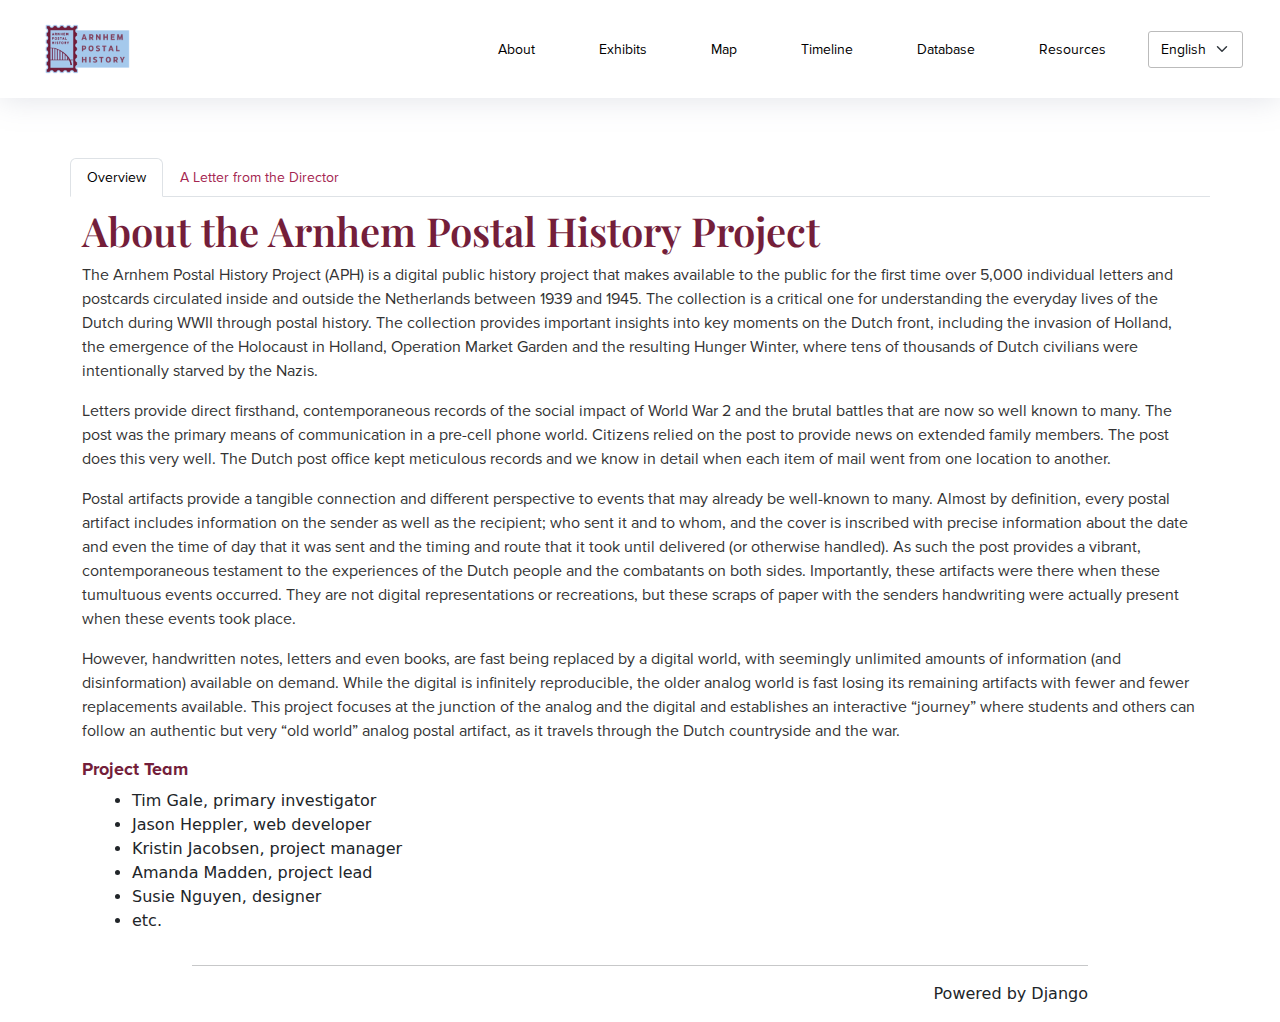
<file: about.html>
<!doctype html>
<html>

<head>
    <meta charset="UTF-8">
    <meta name="viewport" content="width=device-width, initial-scale=1.0">
    <title>Arnhem Postal History</title>

    <!-- Bootstrap core CSS -->
    <link href="css/bootstrap.min.css" rel="stylesheet">
    <link href="css/custom.css" rel="stylesheet">

    <!-- fonts -->
    <link rel="preconnect" href="https://fonts.googleapis.com">
    <link rel="preconnect" href="https://fonts.gstatic.com" crossorigin>
    <link
        href="https://fonts.googleapis.com/css2?family=Figtree:wght@300;400&family=Playfair+Display:wght@400;700&display=swap"
        rel="stylesheet">

</head>

<body>
    <!-- Navigation -->
    <nav class="navbar navbar-expand-lg navbar-light">
        <div class="container-fluid">
            <a class="navbar-brand" href="index.html"> <img src="images/logo.png" width="144" height="72" alt=""></a>
            <button class="navbar-toggler" type="button" data-bs-toggle="collapse" data-bs-target="#navbarNavDropdown"
                aria-controls="navbarNavDropdown" aria-expanded="false" aria-label="Toggle navigation">
                <span class="navbar-toggler-icon"></span>
            </button>
            <div class="collapse navbar-collapse" id="navbarNavDropdown">
                <ul class="navbar-nav ms-auto">
                    <li class="nav-item">
                        <a class="nav-link active" aria-current="page" href="about.html">About </a>
                    </li>
                    <li class="nav-item">
                        <a class="nav-link" href="exhibits.html">Exhibits</a>
                    </li>
                    <li class="nav-item">
                        <a class="nav-link" href="#">Map</a>
                    </li>
                    <li class="nav-item">
                        <a class="nav-link" href="timeline.html">Timeline</a>
                    </li>
                    <li class="nav-item">
                        <a class="nav-link" href="database.html">Database</a>
                    </li>
                    <li class="nav-item">
                        <a class="nav-link" href="resources.html">Resources</a>
                    </li>
                    <select class="form-select" aria-label="language">
                        <option selected><span class="fi fi-gr">English</option>
                        <option value="1">Dutch</option>
                    </select>
                </ul>
            </div>
        </div>
    </nav>

    <!-- featured exhibits -->
    <div class="container">
        <div class="row new-row-indent">
            <ul class="nav nav-tabs" id="myTab" role="tablist">
                <li class="nav-item" role="presentation">
                    <button class="nav-link active" id="about-tab" data-bs-toggle="tab" data-bs-target="#about"
                        type="button" role="tab" aria-controls="about" aria-selected="true">Overview</button>
                </li>
                <li class="nav-item" role="presentation">
                    <button class="nav-link" id="letter-tab" data-bs-toggle="tab" data-bs-target="#letter" type="button"
                        role="tab" aria-controls="letter" aria-selected="false">A Letter from the
                        Director</button>
                </li>
            </ul>
            <div class="tab-content" id="myTabContent">
                <div class="tab-pane fade show active" id="about" role="tabpanel" aria-labelledby="about-tab">
                    <h1 class="new-row-indent-sm"> About the Arnhem Postal History Project </h1>
                    <p>The Arnhem Postal History Project (APH) is a digital public history project that makes available
                        to the public for the first time over 5,000 individual letters and postcards circulated inside
                        and
                        outside the Netherlands between 1939 and 1945. The collection is a critical one for
                        understanding the everyday lives of the Dutch during WWII through postal history. The

                        collection provides important insights into key moments on the Dutch front, including the
                        invasion of Holland, the emergence of the Holocaust in Holland, Operation Market Garden and
                        the resulting Hunger Winter, where tens of thousands of Dutch civilians were intentionally
                        starved by the Nazis.</p>

                    <p>Letters provide direct firsthand, contemporaneous records of the social impact of World War 2
                        and the brutal battles that are now so well known to many. The post was the primary means of
                        communication in a pre-cell phone world. Citizens relied on the post to provide news on
                        extended family members. The post does this very well. The Dutch post office kept meticulous
                        records and we know in detail when each item of mail went from one location to another.</p>
                    
                    <p> Postal artifacts provide a tangible connection and different perspective to events that may
                        already be well-known to many. Almost by definition, every postal artifact includes information
                        on the sender as well as the recipient; who sent it and to whom, and the cover is inscribed with
                        precise information about the date and even the time of day that it was sent and the timing and
                        route that it took until delivered (or otherwise handled). As such the post provides a vibrant,
                        contemporaneous testament to the experiences of the Dutch people and the combatants on
                        both sides. Importantly, these artifacts were there when these tumultuous events occurred.
                        They are not digital representations or recreations, but these scraps of paper with the senders
                        handwriting were actually present when these events took place. </p>
                    
                    <p> However, handwritten notes, letters and even books, are fast being replaced by a digital world,
                        with seemingly unlimited amounts of information (and disinformation) available on demand.
                        While the digital is infinitely reproducible, the older analog world is fast losing its remaining
                        artifacts with fewer and fewer replacements available. This project focuses at the junction of
                        the analog and the digital and establishes an interactive “journey” where students and others
                        can follow an authentic but very “old world” analog postal artifact, as it travels through the
                        Dutch countryside and the war. </p>
                    
                    <p> 
                        <h3>Project Team</h3>
                        <ul>
                            <li>Tim Gale, primary investigator</li>
                            <li>Jason Heppler, web developer</li>
                            <li>Kristin Jacobsen, project manager</li>
                            <li>Amanda Madden, project lead</li>
                            <li>Susie Nguyen, designer</li>
                            <li>etc.</li>
                        </ul>
                    </p>
                </div>
                <div class="tab-pane fade" id="letter" role="tabpanel" aria-labelledby="letter-tab">
                    <h1 class="new-row-indent-sm"> A letter from the Director </h1>
                    <div class="row">
                        <p>
                            My name is Tim Gale and I am the Director of the Arnhem Postal History (APH) project, a
                            non-profit
                            entity based in the United States of America. The APH project examines the intersection of
                            social
                            and
                            military history and the role of the postal service during the Battle of Arnhem, and more
                            broadly
                            World
                            War 2 in Holland. Postal artifacts provide direct firsthand, contemporaneous records of the
                            social
                            impact of the brutal battle that is now so well known to many.
                        </p>
                    </div>

                    <div class="row d-flex align-item-center">
                        <div class="col-sm-12 col-lg-4">
                            <p> <img src="images/Mevrouw (Mrs.) B. Haartsen-Heeck.png" class="img-fluid" alt="..."></p>
                        </div>
                        <div class="col-sm-12 col-lg-8">

                            <p> Handwritten notes, letters, and even books are fast being replaced in a digital world,
                                with
                                seemingly
                                unlimited amounts of information (and disinformation) available on demand. While the
                                digital is
                                infinitely reproducible, the older analog world is fast losing its remaining artifacts
                                with fewer
                                and
                                fewer original sources available. It is our intention to focus on the junction of the
                                analog and the
                                digital and establish an interactive “journey” where students and others can follow
                                authentic but
                                very
                                “old world” analog postal artifacts, as they travel through the Dutch countryside. Whole
                                communities
                                of
                                enthusiasts, among which I include myself, spend hours researching the arcane details of
                                individual
                                soldiers’ experiences in specific rooms at houses dotted around Arnhem and the near-by
                                village of
                                Oosterbeek. However, relatively little attention has been paid to the experience of the
                                civilians
                                impacted by the Battle of Arnhem and the war.
                            </p>
                            <p>I did not set out to become a philatelist. In 2019, a life-long friend, who is a renowned
                                philatelist,
                                gave me a single “cover” addressed to Mevrouw (Mrs.) B. Haartsen-Heeck at Utrechtsweg
                                69,
                                Oosterbeek,
                                dated 25 September 1944. It started me thinking about the experiences of the lady whose
                                home was
                                located
                                right on the front line of the battle between the 1st British Airborne Division and
                                assorted
                                German
                                forces.</p>
                        </div>
                    </div>

                    <div class="row">

                        <p>My “pandemic project” has now grown into a collection of over 6,000 postal items sent
                            throughout
                            Holland
                            during the five years of war (1940-1945). Clearly, not all items within our collection are
                            specific
                            to
                            Arnhem nor do they all fall within the time frame of the battle, but many of them contribute
                            to an
                            understanding of a Dutch population enduring one of the most fierce battles of the Second
                            World War
                            as
                            it
                            was acted out in their homes and gardens.</p>
                    </div>
                </div>
            </div>



        </div>



    </div>


    <!-- footer -->
    <footer>
        <p>
            <hr>
            Powered by Django
        </p>
    </footer>



    <script src="js/bootstrap.bundle.min.js"></script>

    <script>
        $(function () {
            $('.selectpicker').selectpicker();
        });
    </script>
</body>

</html>
</file>
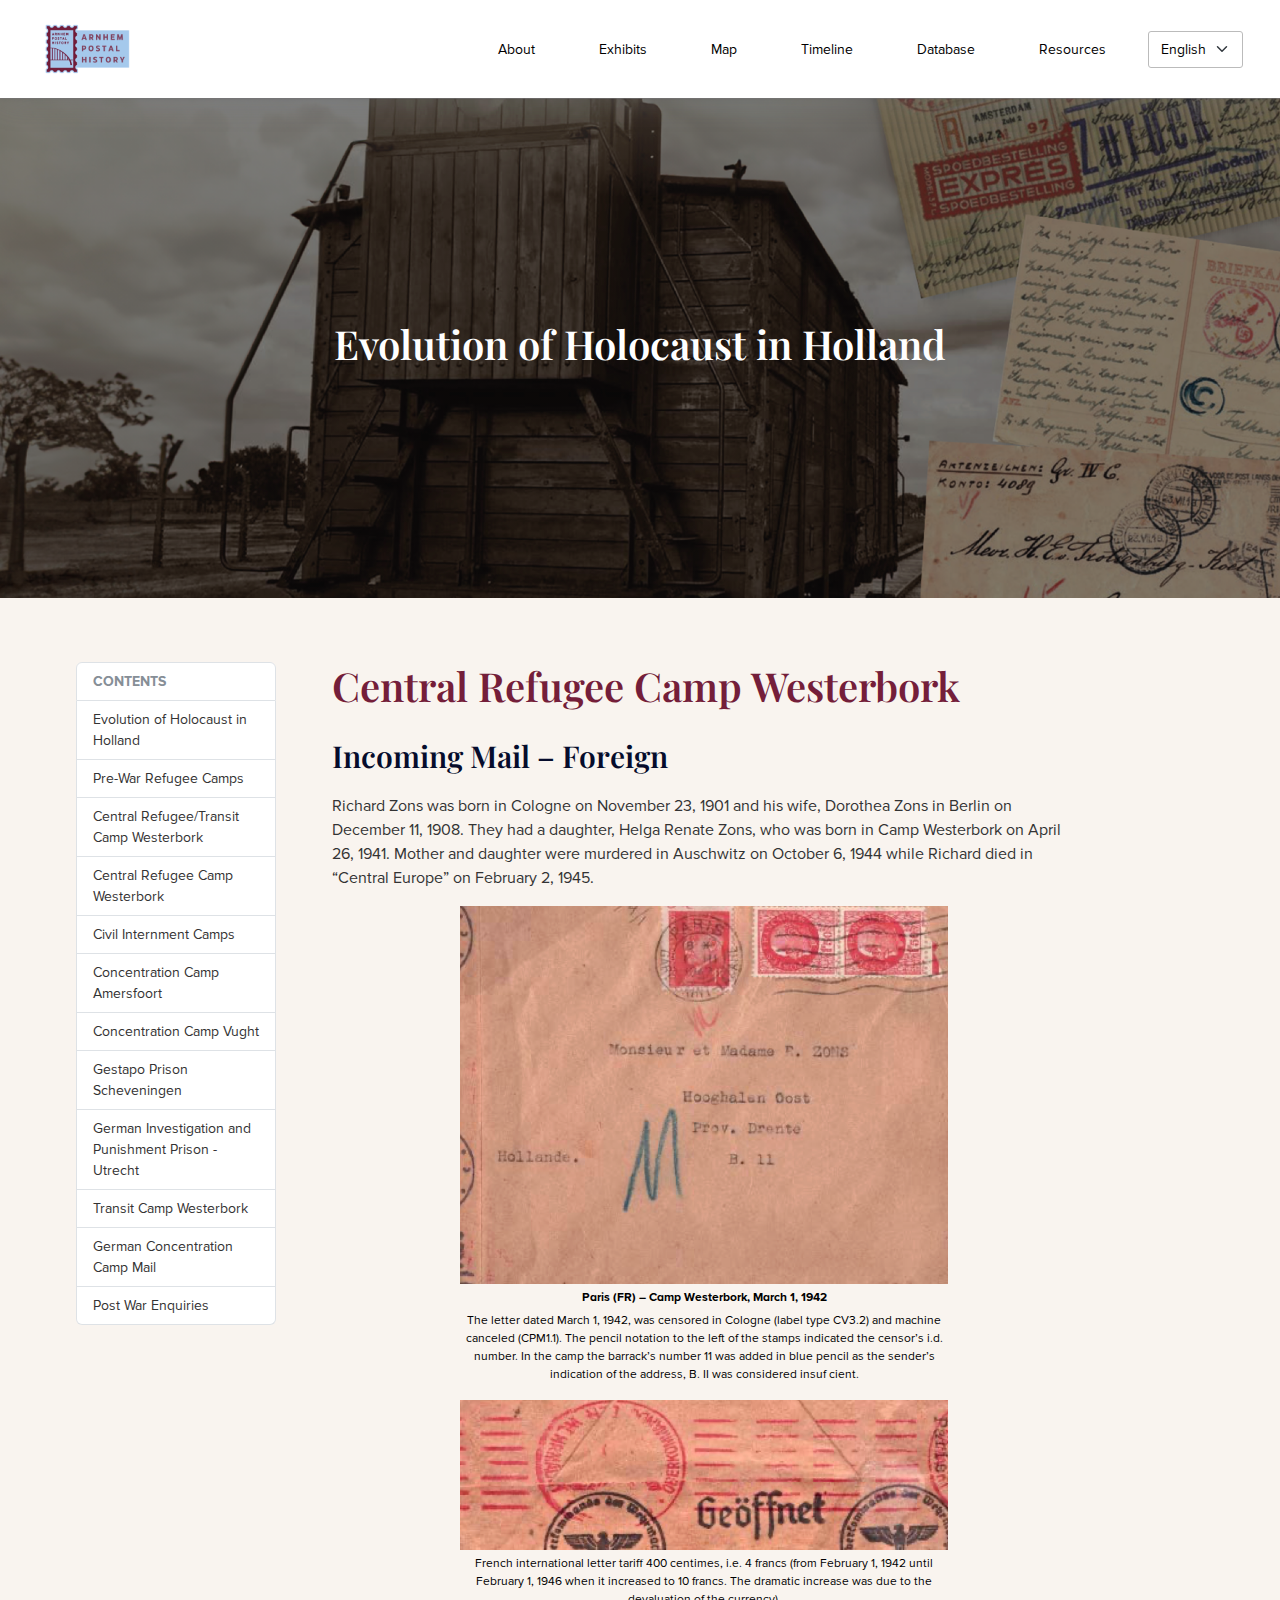
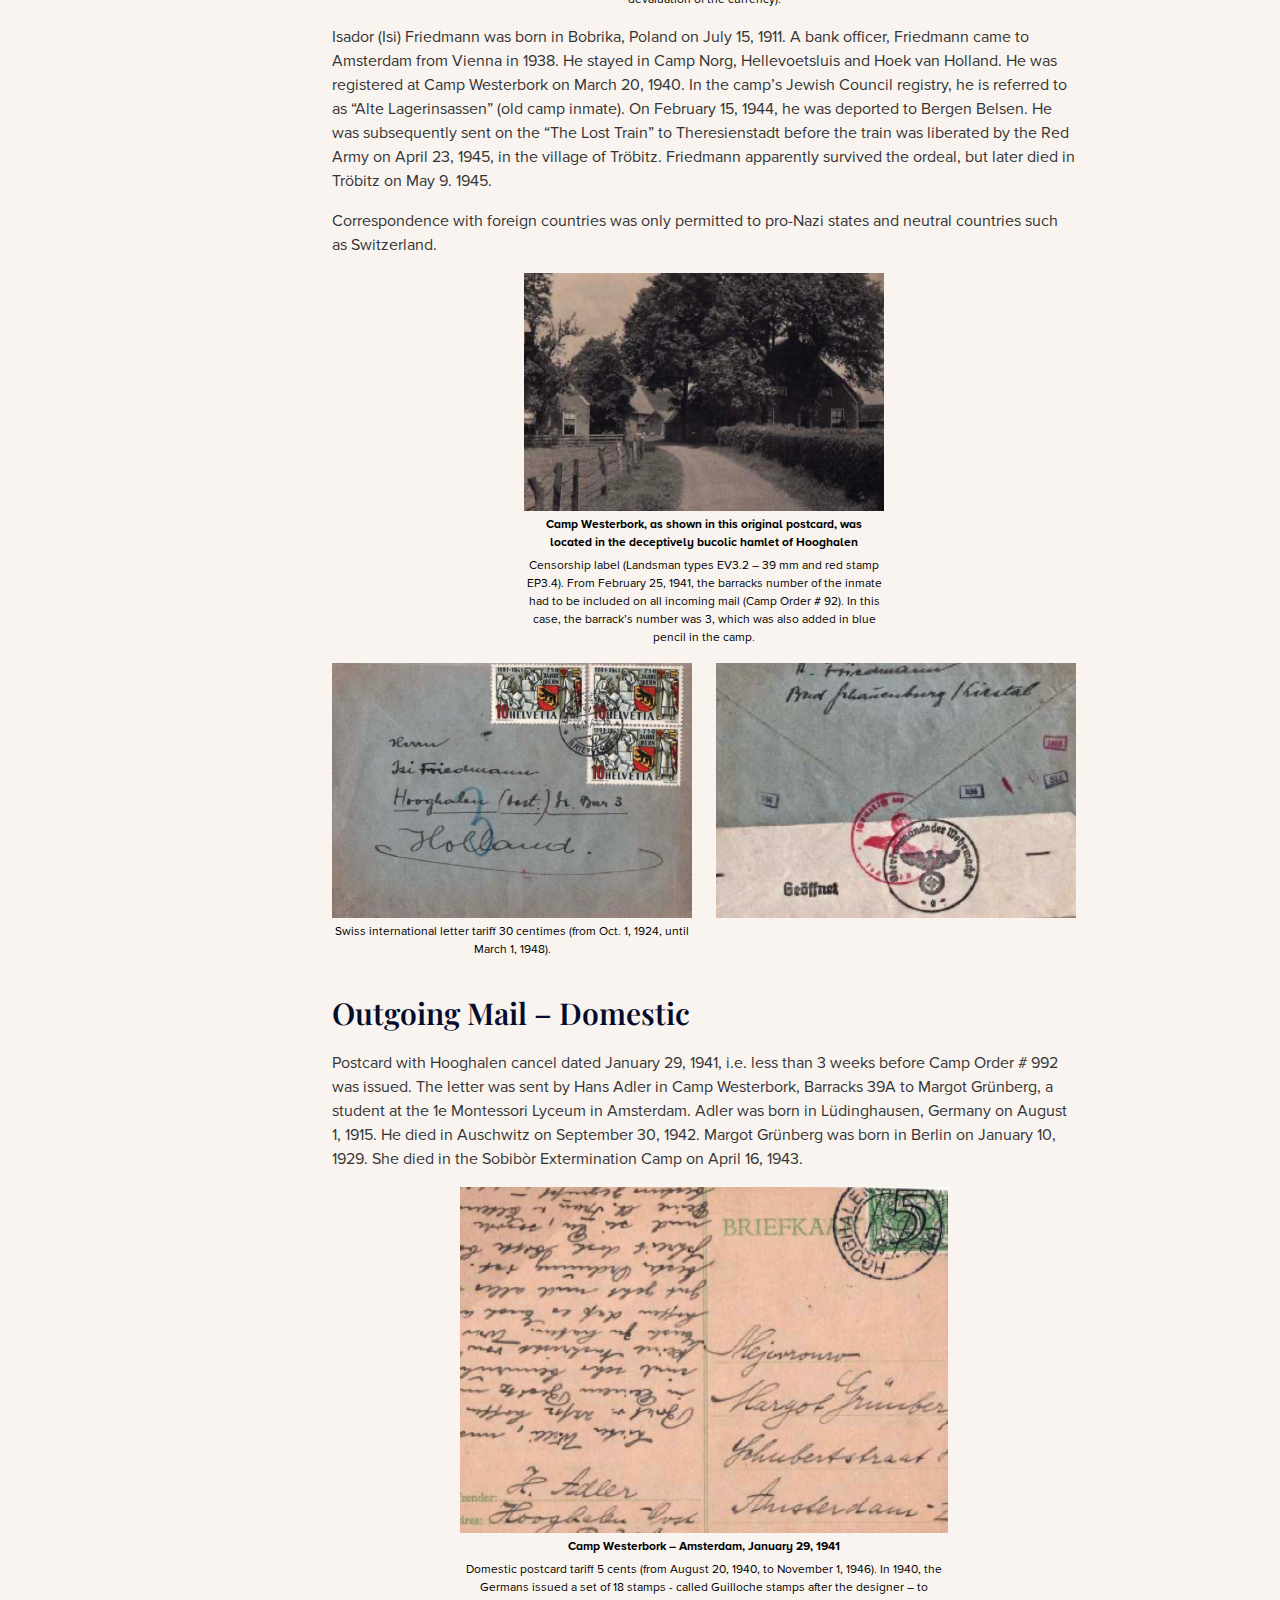
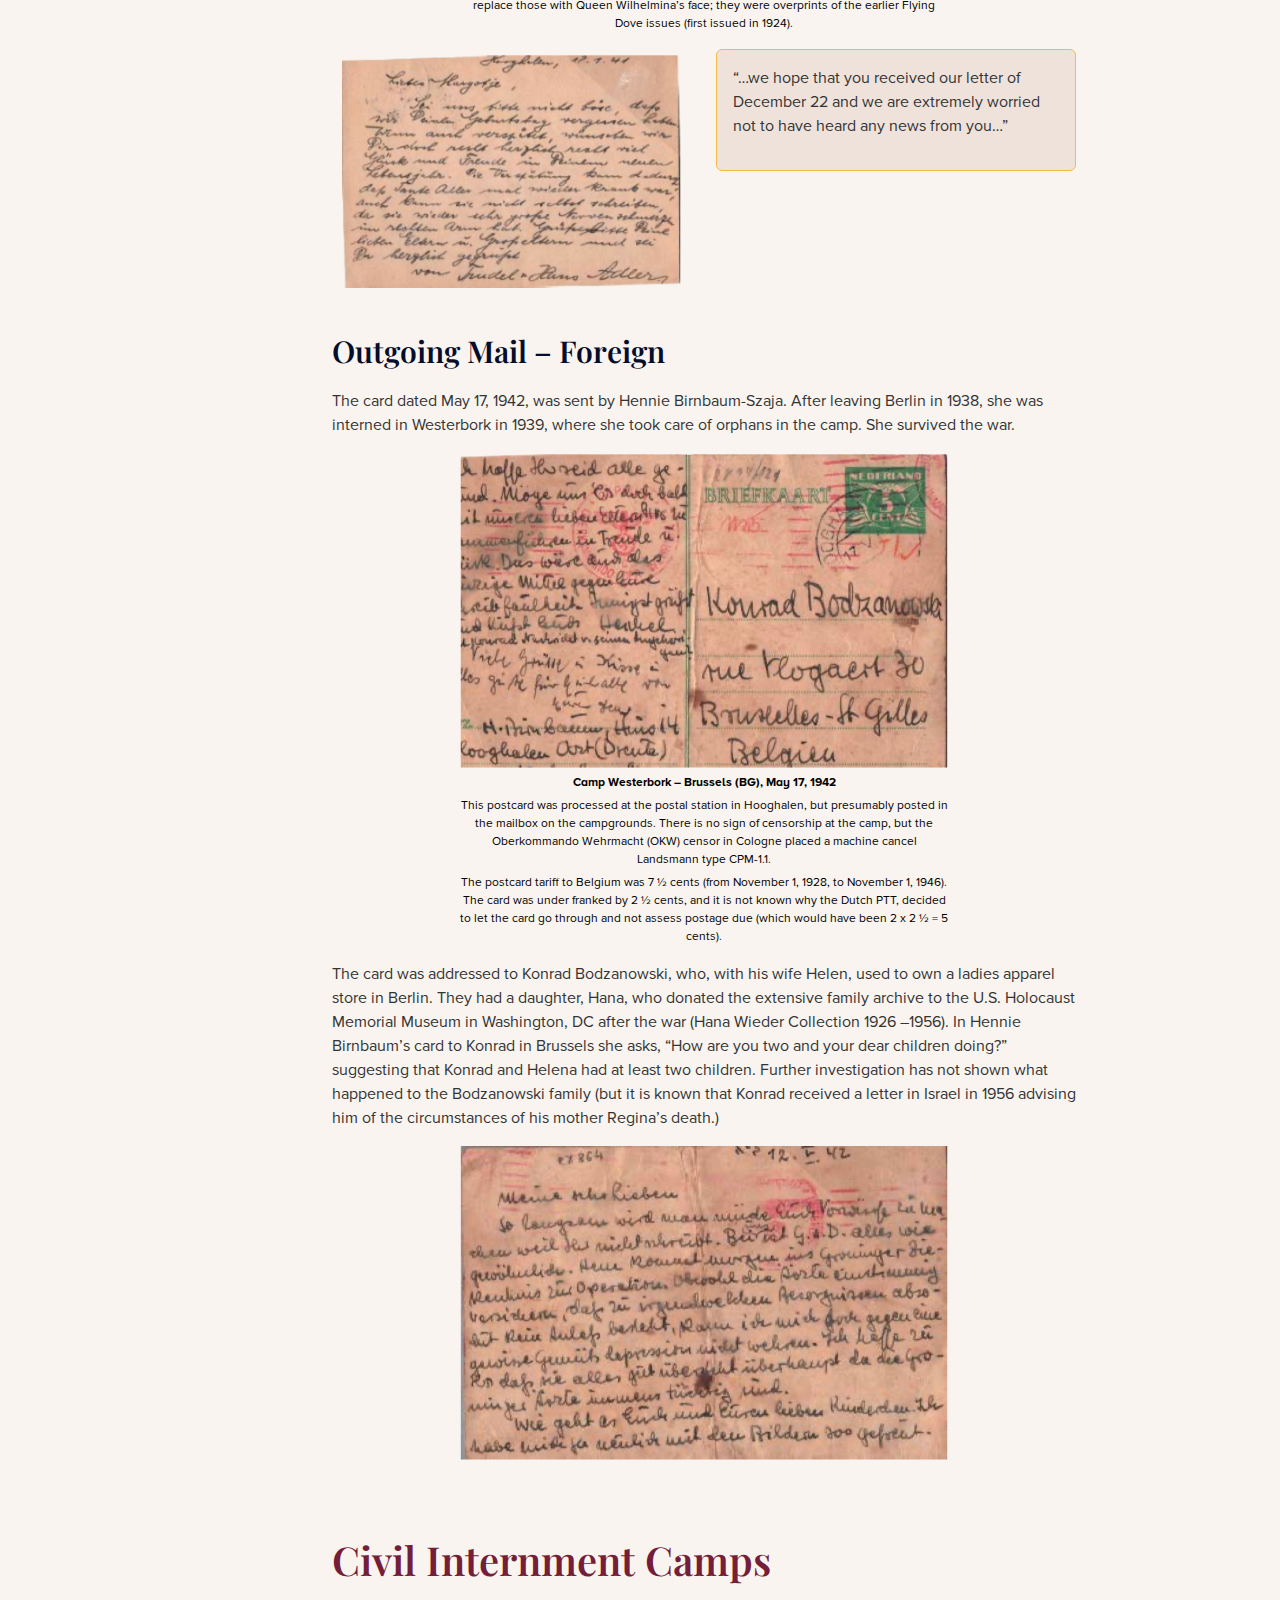
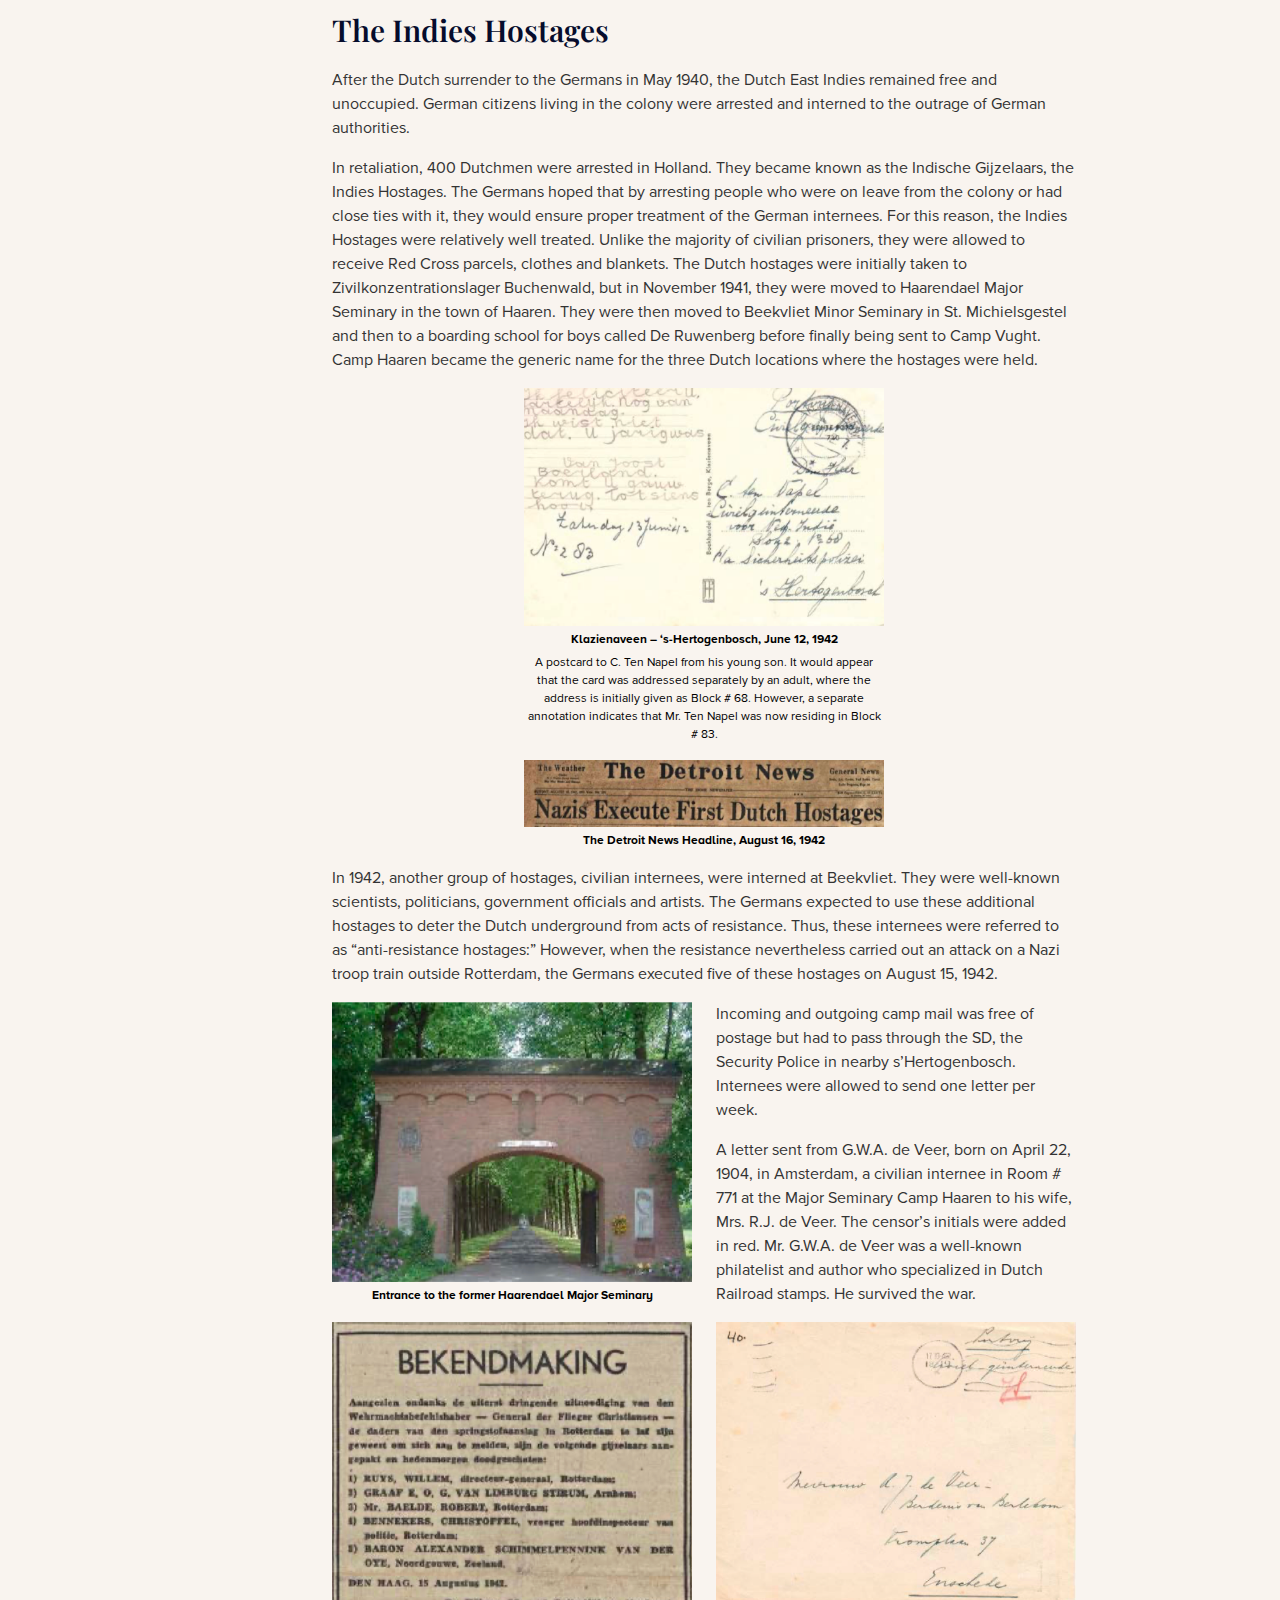
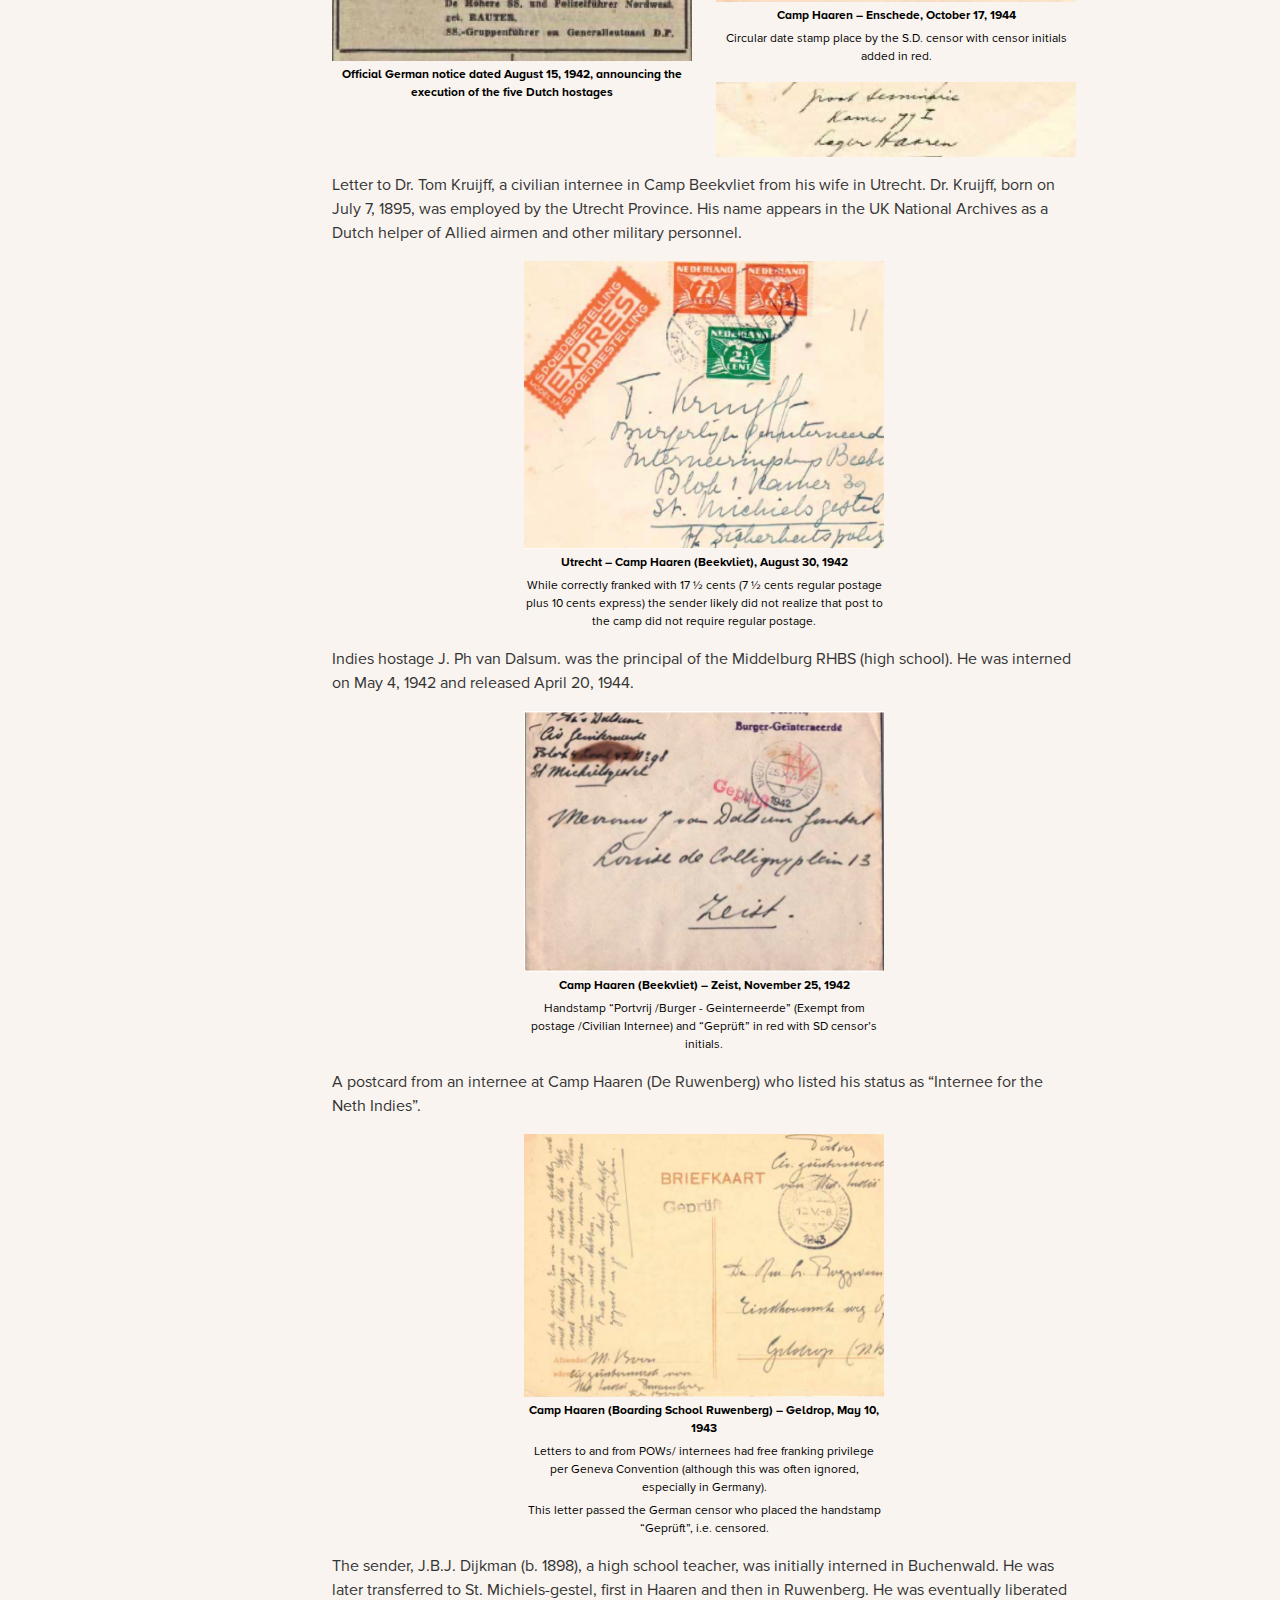
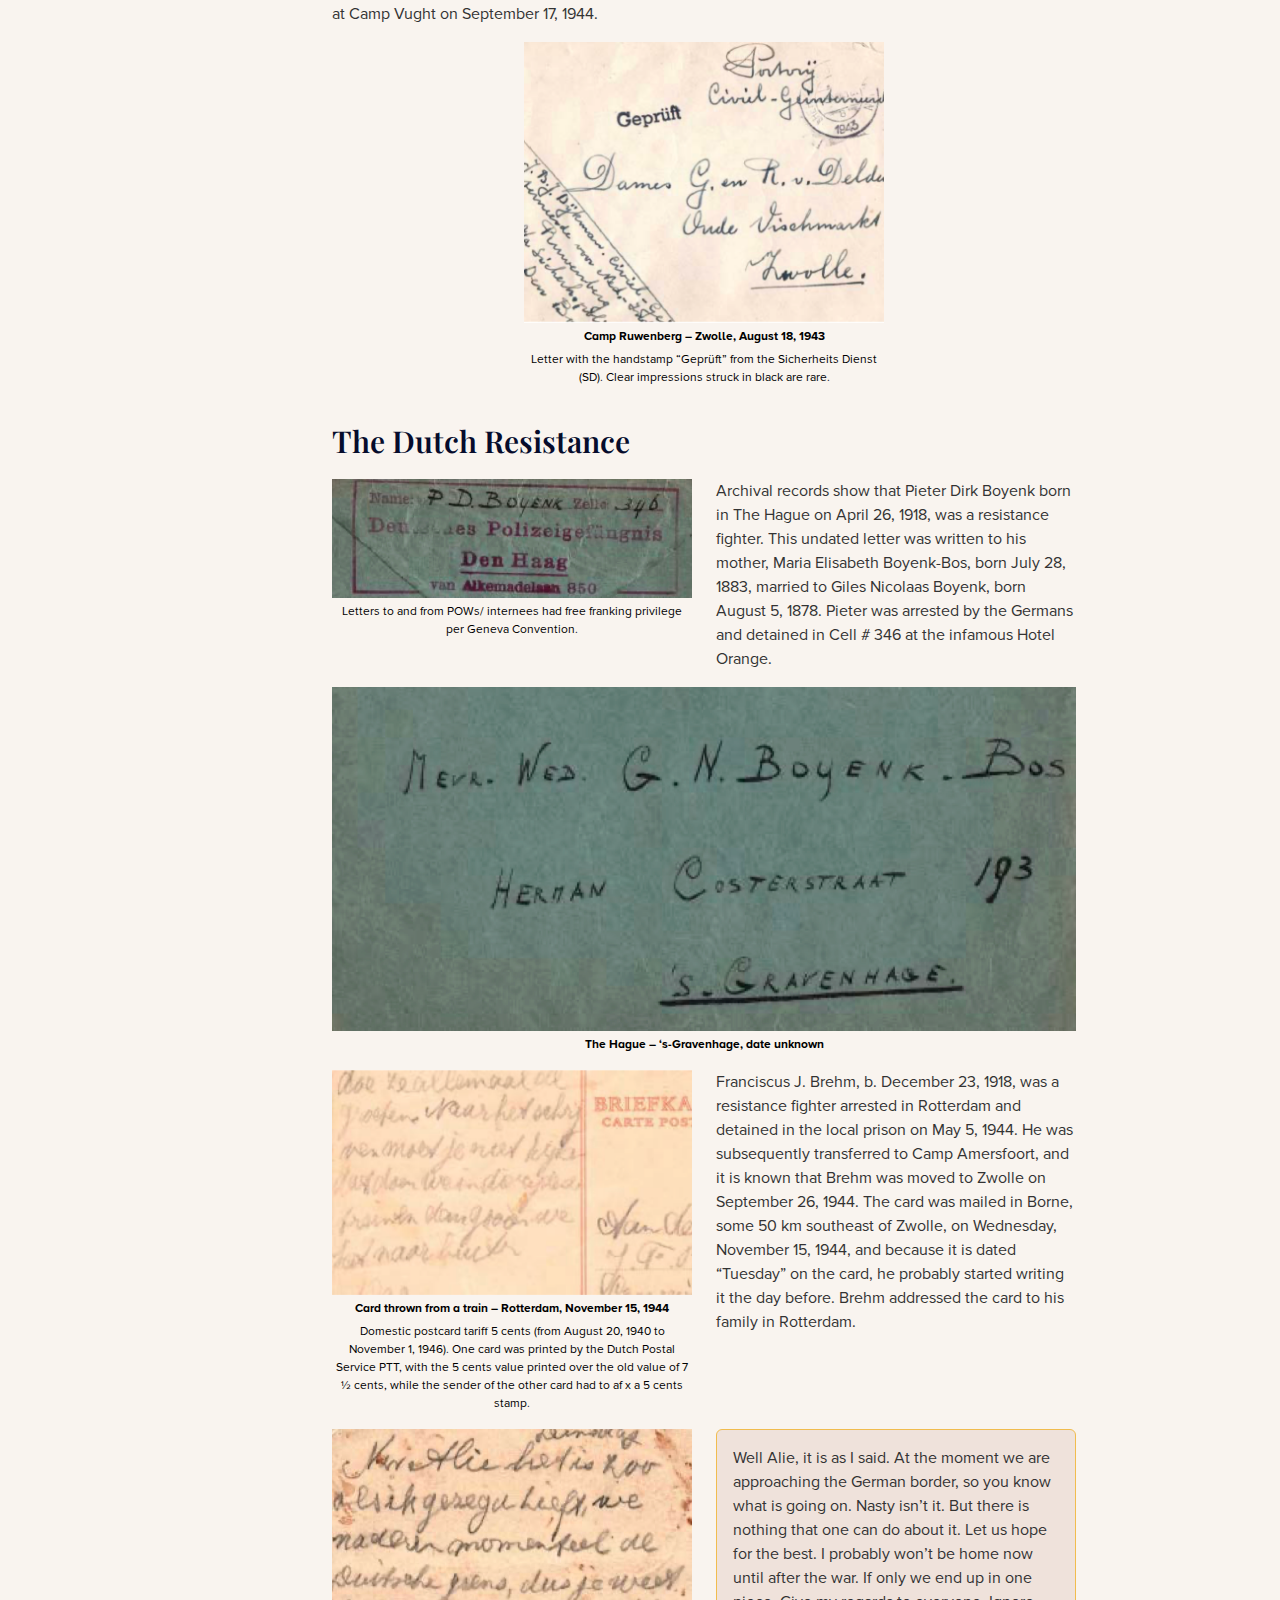
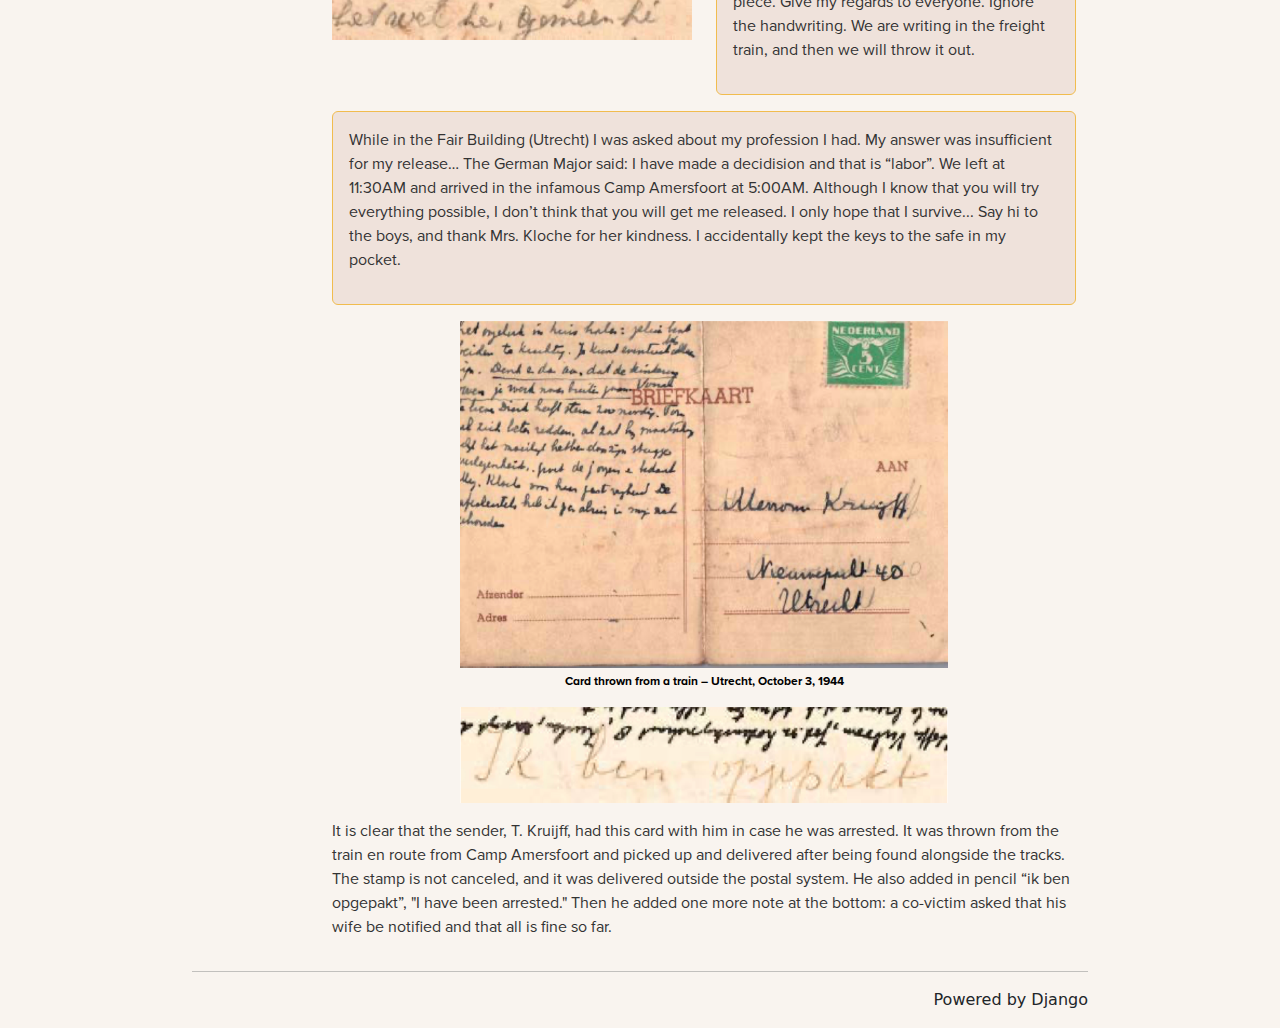
<file: evolution-of-holocaust-page-2.html>
<!doctype html>
<html>

<head>
    <meta charset="UTF-8">
    <meta name="viewport" content="width=device-width, initial-scale=1.0">
    <title>Arnhem Postal History</title>

    <!-- Bootstrap core CSS -->
    <link href="css/bootstrap.min.css" rel="stylesheet">
    <link href="css/custom.css" rel="stylesheet">

    <!-- fonts -->
    <link rel="preconnect" href="https://fonts.googleapis.com">
    <link rel="preconnect" href="https://fonts.gstatic.com" crossorigin>
    <link
        href="https://fonts.googleapis.com/css2?family=Figtree:wght@300;400&family=Playfair+Display:wght@400;700&display=swap"
        rel="stylesheet">

</head>

<style>
    body {
        background-color: #F9F4EF;
    }

    h2 {
        font-size: 30px;
    }
</style>

<body>
    <!-- Navigation -->
    <nav class="navbar navbar-expand-lg navbar-light">
        <div class="container-fluid">
            <a class="navbar-brand" href="index.html"> <img src="images/logo.png" width="144" height="72" alt=""></a>
            <button class="navbar-toggler" type="button" data-bs-toggle="collapse" data-bs-target="#navbarNavDropdown"
                aria-controls="navbarNavDropdown" aria-expanded="false" aria-label="Toggle navigation">
                <span class="navbar-toggler-icon"></span>
            </button>
            <div class="collapse navbar-collapse" id="navbarNavDropdown">
                <ul class="navbar-nav ms-auto">
                    <li class="nav-item">
                        <a class="nav-link active" aria-current="page" href="about.html">About</a>
                    </li>
                    <li class="nav-item">
                        <a class="nav-link" href="exhibits.html">Exhibits</a>
                    </li>
                    <li class="nav-item">
                        <a class="nav-link" href="#">Map</a>
                    </li>
                    <li class="nav-item">
                        <a class="nav-link" href="timeline.html">Timeline</a>
                    </li>
                    <li class="nav-item">
                        <a class="nav-link" href="database.html">Database</a>
                    </li>
                    <li class="nav-item">
                        <a class="nav-link" href="resources.html">Resources</a>
                    </li>
                    <select class="form-select" aria-label="language">
                        <option selected><span class="fi fi-gr">English</option>
                        <option value="1">Dutch</option>
                    </select>
                </ul>
            </div>
        </div>
    </nav>

    <div class="hero-image-evolution">
        <div class="row">
            <div class="col align-center">
                <h1 class=""> Evolution of Holocaust in Holland </h1>
            </div>
        </div>
    </div>

    <div class="row add-margin">
        <div class="col-lg-3 col-md-12 col-sm-12">
            <div class="list-group sticky-top">
                <li class="list-group-item list-group-item-action disabled" tabindex="-1" aria-disabled="true">CONTENTS
                </li>
                <a href='evolution-of-holocaust.html#evolution-of-holocaust'
                    class="list-group-item list-group-item-action" aria-current="true" onclick="makeActive(event)">
                    Evolution of Holocaust in Holland
                </a>
                <a href="evolution-of-holocaust.html#pre-war" class="list-group-item list-group-item-action"
                    onclick="makeActive(event)">Pre-War
                    Refugee Camps</a>
                <a href="evolution-of-holocaust.html#central-refugee" class="list-group-item list-group-item-action"
                    onclick="makeActive(event)">
                    Central
                    Refugee/Transit Camp Westerbork</a>
                <a href="evolution-of-holocaust-page-2.html#central-refugee-westerbork"
                    class="list-group-item list-group-item-action" onclick="makeActive(event)">
                    Central Refugee Camp Westerbork</a>
                <a href="evolution-of-holocaust-page-2.html#civil-internment-camps"
                    class="list-group-item list-group-item-action" onclick="makeActive(event)"> Civil Internment
                    Camps</a>
                <a href="#" class="list-group-item list-group-item-action" onclick="makeActive(event)"> Concentration
                    Camp Amersfoort</a>
                <a href="#" class="list-group-item list-group-item-action" onclick="makeActive(event)">Concentration
                    Camp Vught </a>
                <a href="#" class="list-group-item list-group-item-action" onclick="makeActive(event)"> Gestapo Prison
                    Scheveningen </a>
                <a href="#" class="list-group-item list-group-item-action" onclick="makeActive(event)"> German
                    Investigation and Punishment Prison - Utrecht
                </a>
                <a href="#" class="list-group-item list-group-item-action" onclick="makeActive(event)"> Transit Camp
                    Westerbork
                </a>
                <a href="#" class="list-group-item list-group-item-action" onclick="makeActive(event)">
                    German Concentration Camp Mail
                </a>
                <a href="#" class="list-group-item list-group-item-action" onclick="makeActive(event)">
                    Post War Enquiries
                </a>
            </div>
        </div>

        <!-- exhibit content -->
        <div class="col-lg-9 col-md-12 col-sm-12">
            <!-- Central Refugee Camp Westerbork -->
            <div class="row end-row-indent-sm" id="central-refugee-westerbork">
                <div class="col-lg-12">
                    <h1> Central Refugee Camp Westerbork </h1>
                </div>
            </div>

            <div class="row end-row-indent-sm">
                <h2> Incoming Mail – Foreign </h2>
                <div class="col-lg-12">
                    <p>Richard Zons was born in Cologne on November 23, 1901 and his wife, Dorothea Zons in Berlin on
                        December 11, 1908. They had a daughter, Helga Renate Zons, who was born in Camp Westerbork on
                        April 26, 1941. Mother and daughter were murdered in Auschwitz on October 6, 1944 while Richard
                        died in “Central Europe” on February 2, 1945. </p>
                </div>

                <div class="col-lg-2"></div>
                <div class="col-lg-8">
                    <figure class="figure">
                        <img src="images/evolution-of-holocaust/Paris (FR) – Camp Westerbork, March 1, 1942.png"
                            class="img-fluid">
                        <figcaption class="figure-caption">Paris (FR) – Camp Westerbork, March 1, 1942</figcaption>
                        <figcaption class="figure-caption unbold">The letter dated March 1, 1942, was censored in
                            Cologne (label type CV3.2) and machine canceled (CPM1.1). The pencil notation to the left of
                            the stamps indicated the censor’s i.d. number. In the camp the barrack’s number 11 was added
                            in blue pencil as the sender’s indication of the address, B. II was considered insuf cient.
                        </figcaption>
                    </figure>
                    <figure class="figure">
                        <img src="images/evolution-of-holocaust/French international letter tariff 400 centimes.png"
                            class="img-fluid">
                        <figcaption class="figure-caption unbold">French international letter tariff 400 centimes, i.e.
                            4 francs (from February 1, 1942 until February 1, 1946 when it increased to 10 francs. The
                            dramatic increase was due to the devaluation of the currency).
                        </figcaption>
                    </figure>
                </div>
                <div class="col-lg-2"></div>

                <div class="col-lg-12">
                    <p>Isador (Isi) Friedmann was born in Bobrika, Poland on July 15, 1911. A bank officer, Friedmann
                        came
                        to Amsterdam from Vienna in 1938. He stayed in Camp Norg, Hellevoetsluis and Hoek van Holland.
                        He
                        was registered at Camp Westerbork on March 20, 1940. In the camp’s Jewish Council registry, he
                        is
                        referred to as “Alte Lagerinsassen” (old camp inmate). On February 15, 1944, he was deported to
                        Bergen Belsen. He was subsequently sent on the “The Lost Train” to Theresienstadt before the
                        train
                        was liberated by the Red Army on April 23, 1945, in the village of Tröbitz. Friedmann apparently
                        survived the ordeal, but later died in Tröbitz on May 9. 1945.</p>

                    <p>Correspondence with foreign countries was only permitted to pro-Nazi states and neutral countries
                        such as Switzerland.</p>
                </div>

                <div class="col-lg-3"></div>
                <div class="col-lg-6">
                    <figure class="figure">
                        <img src="images/evolution-of-holocaust/Camp Westerbork.png" class="img-fluid">
                        <figcaption class="figure-caption">Camp Westerbork, as shown in this original postcard, was
                            located in the deceptively bucolic hamlet of Hooghalen</figcaption>
                        <figcaption class="figure-caption unbold">Censorship label (Landsman types EV3.2 – 39 mm and red
                            stamp EP3.4). From February 25, 1941, the barracks number of the inmate had to be included
                            on
                            all incoming mail (Camp Order # 92). In this case, the barrack’s number was 3, which was
                            also added in blue pencil in the camp.
                        </figcaption>
                    </figure>
                </div>
                <div class="col-lg-3"></div>

                <div class="col-lg-6">
                    <figure class="figure">
                        <img src="images/evolution-of-holocaust/Swiss international.png" class="img-fluid">
                        <figcaption class="figure-caption unbold">Swiss international letter tariff 30 centimes (from
                            Oct. 1, 1924, until March 1, 1948).</figcaption>
                    </figure>
                </div>
                <div class="col-lg-6">
                    <figure class="figure">
                        <img src="images/evolution-of-holocaust/Swiss international-back-2.png" class="img-fluid">
                    </figure>
                </div>

            </div>

            <div class="row  end-row-indent-sm">
                <div class="col-lg-12">
                    <h2> Outgoing Mail – Domestic </h2>
                    <p>Postcard with Hooghalen cancel dated January 29, 1941, i.e. less than 3 weeks before Camp Order #
                        992 was issued. The letter was sent by Hans Adler in Camp Westerbork, Barracks 39A to Margot
                        Grünberg, a student at the 1e Montessori Lyceum in Amsterdam. Adler was born in Lüdinghausen,
                        Germany on August 1, 1915. He died in Auschwitz on September 30, 1942. Margot Grünberg was born
                        in Berlin on January 10, 1929. She died in the Sobibòr Extermination Camp on April 16, 1943.
                    </p>
                </div>

                <div class="col-lg-2"></div>
                <div class="col-lg-8">
                    <figure class="figure">
                        <img src="images/evolution-of-holocaust/Camp Westerbork – Amsterdam, January 29, 1941.png"
                            class="img-fluid">
                        <figcaption class="figure-caption">Camp Westerbork – Amsterdam, January 29, 1941</figcaption>
                        <figcaption class="figure-caption unbold">Domestic postcard tariff 5 cents (from August 20,
                            1940, to November 1, 1946). In 1940, the Germans issued a set of 18 stamps - called
                            Guilloche stamps after the designer – to replace those with Queen Wilhelmina’s face; they
                            were overprints of the earlier Flying Dove issues (first issued in 1924).</figcaption>
                    </figure>
                </div>
                <div class="col-lg-2"></div>

                <div class="col-lg-6">
                    <figure class="figure">
                        <img src="images/evolution-of-holocaust/we hope that you received.png" class="img-fluid">
                    </figure>
                </div>
                <div class="col-lg-6">
                    <div class="alert alert-info" role="alert">
                        <p>“…we hope that you received our letter of December 22 and we are extremely worried not to
                            have heard any news from you…”
                        </p>
                    </div>
                </div>

            </div>

            <div class="row end-row-indent-sm">
                <div class="col-lg-12">
                    <h2> Outgoing Mail – Foreign </h2>
                    <p> The card dated May 17, 1942, was sent by Hennie Birnbaum-Szaja. After leaving Berlin in 1938,
                        she was interned in Westerbork in 1939, where she took care of orphans in the camp. She survived
                        the war. </p>
                </div>

                <div class="col-lg-2"></div>
                <div class="col-lg-8">
                    <figure class="figure">
                        <img src="images/evolution-of-holocaust/Camp Westerbork – Brussels (BG), May 17, 1942.png"
                            class="img-fluid">
                        <figcaption class="figure-caption">Camp Westerbork – Brussels (BG), May 17, 1942</figcaption>
                        <figcaption class="figure-caption unbold">This postcard was processed at the postal station in
                            Hooghalen, but presumably posted in the mailbox on the campgrounds. There is no sign of
                            censorship at the camp, but the Oberkommando Wehrmacht (OKW) censor in Cologne placed a
                            machine cancel Landsmann type CPM-1.1.</figcaption>
                        <figcaption class="figure-caption unbold">
                            The postcard tariff to Belgium was 7 ½ cents (from November 1, 1928, to November 1, 1946).
                            The card was under franked by 2 ½ cents, and it is not known why the Dutch PTT, decided to
                            let the card go through and not assess postage due (which would have been 2 x 2 ½ = 5
                            cents).
                        </figcaption>
                    </figure>
                </div>
                <div class="col-lg-2"></div>

                <div class="col-lg-12">
                    <p>The card was addressed to Konrad Bodzanowski, who, with his wife Helen, used to own a ladies
                        apparel store in Berlin. They had a daughter, Hana, who donated the extensive family archive to
                        the U.S. Holocaust Memorial Museum in Washington, DC after the war (Hana Wieder Collection 1926
                        –1956). In Hennie Birnbaum’s card to Konrad in Brussels she asks, “How are you two and your dear
                        children doing?” suggesting that Konrad and Helena had at least two children. Further
                        investigation has not shown what happened to the Bodzanowski family (but it is known that Konrad
                        received a letter in Israel in 1956 advising him of the circumstances of his mother Regina’s
                        death.)</p>
                </div>

                <div class="col-lg-2"></div>
                <div class="col-lg-8">
                    <figure class="figure">
                        <img src="images/evolution-of-holocaust/Konrad Bodzanowski.png" class="img-fluid">
                    </figure>
                </div>
                <div class="col-lg-2"></div>
            </div>
            <!-- End Central Refugee Camp Westerbork -->

            <!-- Civil Internment Camps -->
            <div class="row new-row-indent" id="civil-internment-camps">
                <div class="col-lg-12 end-row-indent-sm">
                    <h1> Civil Internment Camps </h1>
                </div>
            </div>

            <div class="row end-row-indent-sm">
                <h2> The Indies Hostages </h2>
                <div class="col-lg-12">
                    <p>After the Dutch surrender to the Germans in May 1940, the Dutch East Indies remained free and
                        unoccupied. German citizens living in the colony were arrested and interned to the outrage of
                        German
                        authorities.</p>
                    <p>In retaliation, 400 Dutchmen were arrested in Holland. They became known as the Indische
                        Gijzelaars, the Indies Hostages. The Germans hoped that by arresting people who were on leave
                        from
                        the colony or had close ties with it, they would ensure proper treatment of the German
                        internees.
                        For this reason, the Indies Hostages were relatively well treated. Unlike the majority of
                        civilian
                        prisoners, they were allowed to receive Red Cross parcels, clothes and blankets. The Dutch
                        hostages
                        were initially taken to Zivilkonzentrationslager Buchenwald, but in November 1941, they were
                        moved
                        to Haarendael Major Seminary in the town of Haaren. They were then moved to Beekvliet Minor
                        Seminary
                        in St. Michielsgestel and then to a boarding school for boys called De Ruwenberg before finally
                        being sent to Camp Vught. Camp Haaren became the generic name for the three Dutch locations
                        where
                        the hostages were held.</p>
                </div>

                <div class="col-lg-3"></div>
                <div class="col-lg-6">
                    <figure class="figure">
                        <img src="images/evolution-of-holocaust/Klazienaveen – ‘s-Hertogenbosch, June 12, 1942.png"
                            class="img-fluid">
                        <figcaption class="figure-caption">Klazienaveen – ‘s-Hertogenbosch, June 12, 1942</figcaption>
                        <figcaption class="figure-caption unbold">A postcard to C. Ten Napel from his young son. It
                            would appear that the card was addressed separately by an adult, where the address is
                            initially given as Block # 68. However, a separate annotation indicates that Mr. Ten Napel
                            was now residing in Block # 83.</figcaption>
                    </figure>
                    <figure class="figure">
                        <img src="images/evolution-of-holocaust/The Detroit News Headline, August 16, 1942.png"
                            class="img-fluid">
                        <figcaption class="figure-caption">The Detroit News Headline, August 16, 1942</figcaption>
                    </figure>
                </div>
                <div class="col-lg-3"></div>

                <div class="col-lg-12">
                    <p>In 1942, another group of hostages, civilian internees, were interned at Beekvliet. They were
                        well-known scientists, politicians, government officials and artists. The Germans expected to
                        use these additional hostages to deter the Dutch underground from acts of resistance. Thus,
                        these internees were referred to as “anti-resistance hostages:” However, when the resistance
                        nevertheless carried out an attack on a Nazi troop train outside Rotterdam, the Germans executed
                        five of these hostages on August 15, 1942.</p>
                </div>

                <div class="col-lg-6">
                    <figure class="figure">
                        <img src="images/evolution-of-holocaust/Entrance to the former Haarendael Major Seminary.png"
                            class="img-fluid">
                        <figcaption class="figure-caption">Entrance to the former Haarendael Major Seminary</figcaption>
                    </figure>
                </div>
                <div class="col-lg-6">
                    <p>Incoming and outgoing camp mail was free of postage but had to pass through the SD, the Security
                        Police in nearby s’Hertogenbosch. Internees were allowed to send one letter per week.</p>
                    <p>A letter sent from G.W.A. de Veer, born on April 22, 1904, in Amsterdam, a civilian internee in
                        Room # 771 at the Major Seminary Camp Haaren to his wife, Mrs. R.J. de Veer. The censor’s
                        initials were added in red. Mr. G.W.A. de Veer was a well-known philatelist and author who
                        specialized in Dutch Railroad stamps. He survived the war.</p>
                </div>

                <div class="col-lg-6">
                    <figure class="figure">
                        <img src="images/evolution-of-holocaust/official-german-notice-1942.png" class="img-fluid">
                        <figcaption class="figure-caption">Official German notice dated August 15, 1942, announcing the
                            execution of the five Dutch hostages</figcaption>
                    </figure>
                </div>
                <div class="col-lg-6">
                    <figure class="figure">
                        <img src="images/evolution-of-holocaust/Camp Haaren – Enschede, October 17, 1944.png"
                            class="img-fluid">
                        <figcaption class="figure-caption">Camp Haaren – Enschede, October 17, 1944</figcaption>
                        <figcaption class="figure-caption unbold">Circular date stamp place by the S.D. censor with
                            censor initials added in red.</figcaption>
                    </figure>
                    <figure class="figure">
                        <img src="images/evolution-of-holocaust/camp-haaren-part-2.png" class="img-fluid">
                    </figure>
                </div>

                <div class="col-lg-12">
                    <p>Letter to Dr. Tom Kruijff, a civilian internee in Camp Beekvliet from his wife in Utrecht. Dr.
                        Kruijff, born on July 7, 1895, was employed by the Utrecht Province. His name appears in the UK
                        National Archives as a Dutch helper of Allied airmen and other military personnel.</p>
                </div>

                <div class="col-lg-3"></div>
                <div class="col-lg-6">
                    <figure class="figure">
                        <img src="images/evolution-of-holocaust/Utrecht – Camp Haaren (Beekvliet), August 30, 1942.png"
                            class="img-fluid">
                        <figcaption class="figure-caption">Utrecht – Camp Haaren (Beekvliet), August 30, 1942
                        </figcaption>
                        <figcaption class="figure-caption unbold">While correctly franked with 17 ½ cents (7 ½ cents
                            regular postage plus 10 cents express) the sender likely did not realize that post to the
                            camp did not require regular postage.</figcaption>
                    </figure>
                </div>
                <div class="col-lg-3"></div>

                <div class="col-lg-12">
                    <p>Indies hostage J. Ph van Dalsum. was the principal of the Middelburg RHBS (high school). He was
                        interned on May 4, 1942 and released April 20, 1944.</p>
                </div>

                <div class="col-lg-3"></div>
                <div class="col-lg-6">
                    <figure class="figure">
                        <img src="images/evolution-of-holocaust/Camp Haaren (Beekvliet) – Zeist, November 25, 1942.png"
                            class="img-fluid">
                        <figcaption class="figure-caption">Camp Haaren (Beekvliet) – Zeist, November 25, 1942
                        </figcaption>
                        <figcaption class="figure-caption unbold">Handstamp “Portvrij /Burger - Geinterneerde” (Exempt
                            from postage /Civilian Internee) and “Geprüft” in red with SD censor’s initials.
                        </figcaption>
                    </figure>
                </div>
                <div class="col-lg-3"></div>

                <div class="col-lg-12">
                    <p>A postcard from an internee at Camp Haaren (De Ruwenberg) who listed his status as “Internee for
                        the Neth Indies”.</p>
                </div>

                <div class="col-lg-3"></div>
                <div class="col-lg-6">
                    <figure class="figure">
                        <img src="images/evolution-of-holocaust/Camp Haaren (Boarding School Ruwenberg) – Geldrop, May 10, 1943.png"
                            class="img-fluid">
                        <figcaption class="figure-caption">Camp Haaren (Boarding School Ruwenberg) – Geldrop, May 10,
                            1943
                        </figcaption>
                        <figcaption class="figure-caption unbold">Letters to and from POWs/ internees had free franking
                            privilege per Geneva Convention (although this was often ignored, especially in Germany).
                        </figcaption>
                        <figcaption class="figure-caption unbold">This letter passed the German censor who placed the
                            handstamp “Geprüft”, i.e. censored.
                        </figcaption>
                    </figure>
                </div>
                <div class="col-lg-3"></div>


                <div class="col-lg-12">
                    <p>The sender, J.B.J. Dijkman (b. 1898), a high school teacher, was initially interned in
                        Buchenwald. He was later transferred to St. Michiels-gestel, first in Haaren and then in
                        Ruwenberg. He was eventually liberated at Camp Vught on September 17, 1944.</p>
                </div>

                <div class="col-lg-3"></div>
                <div class="col-lg-6">
                    <figure class="figure">
                        <img src="images/evolution-of-holocaust/Camp Ruwenberg – Zwolle, August 18, 1943.png"
                            class="img-fluid">
                        <figcaption class="figure-caption">Camp Ruwenberg – Zwolle, August 18, 1943
                        </figcaption>
                        <figcaption class="figure-caption unbold">Letter with the handstamp “Geprüft” from the
                            Sicherheits Dienst (SD). Clear impressions struck in black are rare.
                        </figcaption>
                    </figure>
                </div>
                <div class="col-lg-3"></div>
            </div>

            <div class="row new-row-indent-sm">
                <h2> The Dutch Resistance </h2>
                <div class="col-lg-6">
                    <figure class="figure">
                        <img src="images/evolution-of-holocaust/Letters to and from POWs: internees.png"
                            class="img-fluid">
                        <figcaption class="figure-caption unbold">Letters to and from POWs/ internees had free franking
                            privilege per Geneva Convention.</figcaption>
                    </figure>
                </div>
                <div class="col-lg-6">
                    <p>
                        Archival records show that Pieter Dirk Boyenk born in The Hague on April 26, 1918, was a
                        resistance fighter. This undated letter was written to his mother, Maria Elisabeth Boyenk-Bos,
                        born July 28, 1883, married to Giles Nicolaas Boyenk, born August 5, 1878. Pieter was arrested
                        by the Germans and detained in Cell # 346 at the infamous Hotel Orange.
                    </p>

                </div>

                <div class="col-lg-12">
                    <figure class="figure">
                        <img src="images/evolution-of-holocaust/The Hague – ‘s-Gravenhage, date unknown.png"
                            class="img-fluid">
                        <figcaption class="figure-caption">The Hague – ‘s-Gravenhage, date unknown</figcaption>
                    </figure>
                </div>

                <div class="col-lg-6">
                    <figure class="figure">
                        <img src="images/evolution-of-holocaust/Card thrown from a train –Rotterdam, November 15, 1944.png"
                            class="img-fluid">
                        <figcaption class="figure-caption">Card thrown from a train – Rotterdam, November 15, 1944
                        </figcaption>
                        <figcaption class="figure-caption unbold">Domestic postcard tariff 5 cents (from August 20, 1940
                            to November 1, 1946). One card was printed by the Dutch Postal Service PTT, with the 5 cents
                            value printed over the old value of 7 ½ cents, while the sender of the other card had to af
                            x a 5 cents stamp.</figcaption>
                    </figure>
                </div>
                <div class="col-lg-6">
                    <p>Franciscus J. Brehm, b. December 23, 1918, was a resistance fighter arrested in Rotterdam and
                        detained in the local prison on May 5, 1944. He was subsequently transferred to Camp Amersfoort,
                        and it is known that Brehm was moved to Zwolle on September 26, 1944. The card was mailed in
                        Borne, some 50 km southeast of Zwolle, on Wednesday, November 15, 1944, and because it is dated
                        “Tuesday” on the card, he probably started writing it the day before. Brehm addressed the card
                        to his family in Rotterdam.</p>
                </div>

                <div class="col-lg-6">
                    <figure class="figure">
                        <img src="images/evolution-of-holocaust/well-alie.png" class="img-fluid">
                    </figure>
                </div>
                <div class="col-lg-6">
                    <div class="alert alert-info" role="alert">
                        <p>Well Alie, it is as I said. At the moment we are approaching the German border, so you know
                            what is going on. Nasty isn’t it. But there is nothing that one can do about it. Let us hope
                            for the best. I probably won’t be home now until after the war. If only we end up in one
                            piece. Give my regards to everyone. Ignore the handwriting. We are writing in the freight
                            train, and then we will throw it out. </p>
                    </div>
                </div>

                <div class="col-lg-12">
                    <div class="alert alert-info" role="alert">
                        <p>While in the Fair Building (Utrecht) I was asked about my profession I had. My answer was
                            insufficient for my release… The German Major said: I have made a decidision and that is
                            “labor”. We left at 11:30AM and arrived in the infamous Camp Amersfoort at 5:00AM. Although
                            I know that you will try everything possible, I don’t think that you will get me released. I
                            only hope that I survive... Say hi to the boys, and thank Mrs. Kloche for her kindness. I
                            accidentally kept the keys to the safe in my pocket. </p>
                    </div>
                </div>

                <div class="col-lg-2"></div>
                <div class="col-lg-8">
                    <figure class="figure">
                        <img src="images/evolution-of-holocaust/While in the Fair Building.png" class="img-fluid">
                        <figcaption class="figure-caption">Card thrown from a train – Utrecht, October 3, 1944
                        </figcaption>
                    </figure>
                    <figure class="figure">
                        <img src="images/evolution-of-holocaust/Card thrown from a train – Utrecht, October 3, 1944.png"
                            class="img-fluid">
                    </figure>
                </div>
                <div class="col-lg-2"></div>

                <div class="col-lg-12">
                    <p>It is clear that the sender, T. Kruijff, had this card with him in case he was arrested. It was
                        thrown from the train en route from Camp Amersfoort and picked up and delivered after being
                        found alongside the tracks. The stamp is not canceled, and it was delivered outside the postal
                        system. He also added in pencil “ik ben opgepakt”, "I have been arrested." Then he added one
                        more note at the bottom: a co-victim asked that his wife be notified and that all is fine so
                        far.</p>
                </div>


            </div>
            <!-- End Central Refugee Camp Westerbork -->

        </div>
        <!-- end exhibit content -->
    </div>

    <!-- footer -->
    <footer>
        <p>
            <hr>
            Powered by Django
        </p>
    </footer>

    <!-- active status change -->
    <script>
        function makeActive(event) {
            var previous = document.getElementsByClassName("active");
            if (previous.length > 0) {
                previous[0].className = previous[0].className.replace(" active", "");
            }
            event.target.className += " active";
        }
    </script>



    <script src="js/bootstrap.bundle.min.js"></script>

    <script>
        $(function () {
            $('.selectpicker').selectpicker();
        });
    </script>
</body>

</html>
</file>
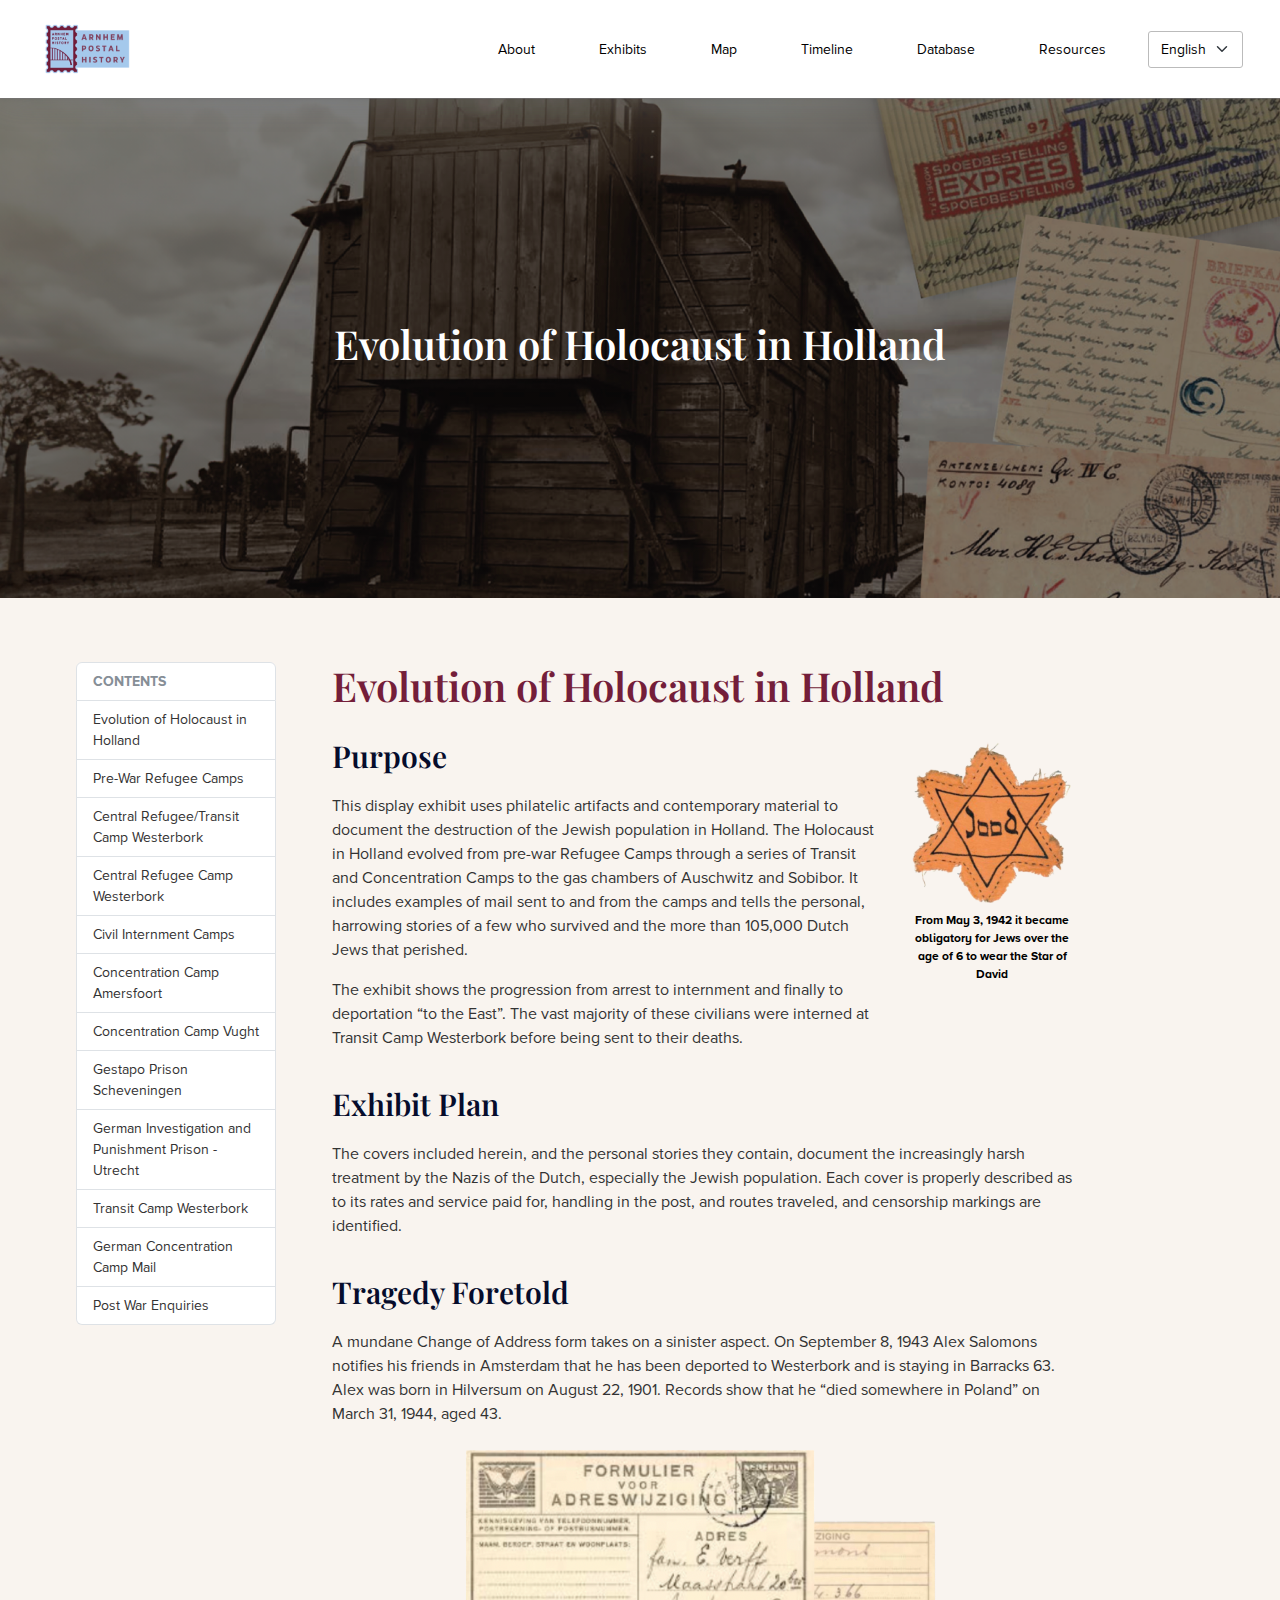
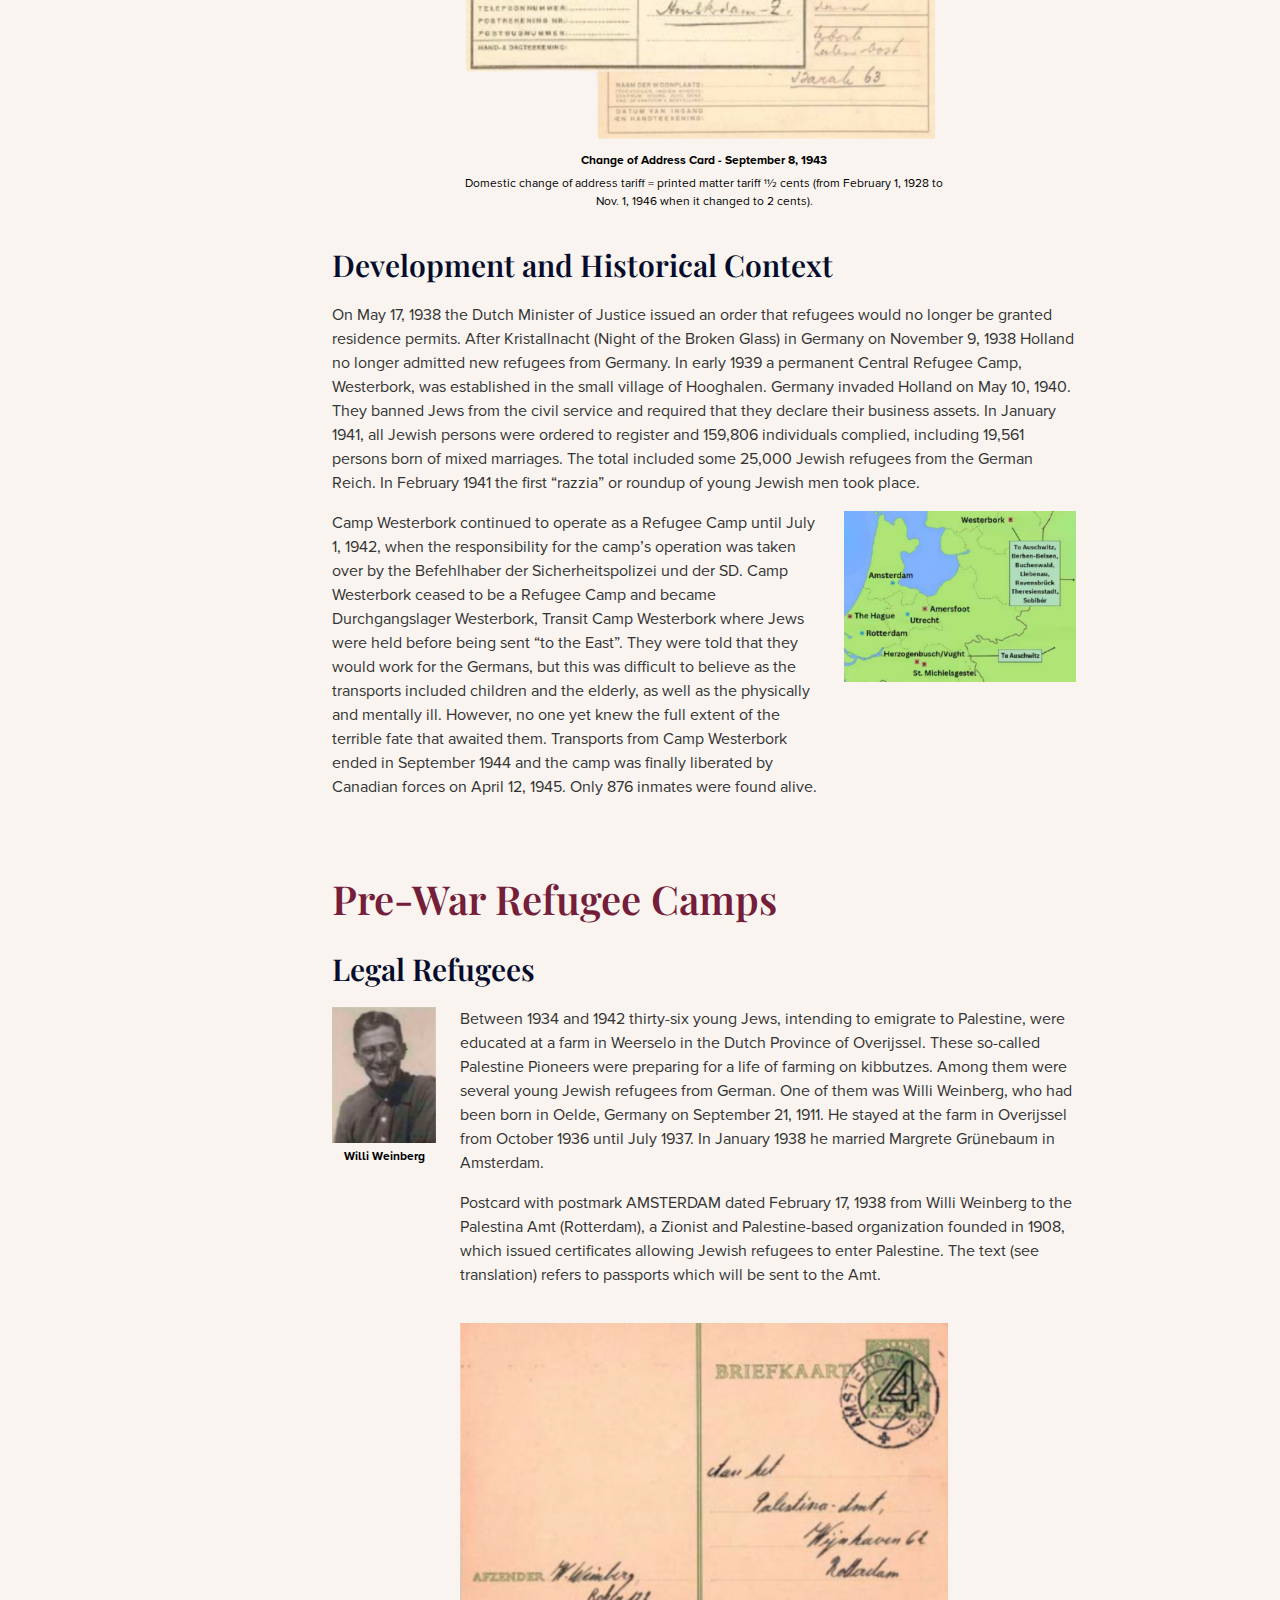
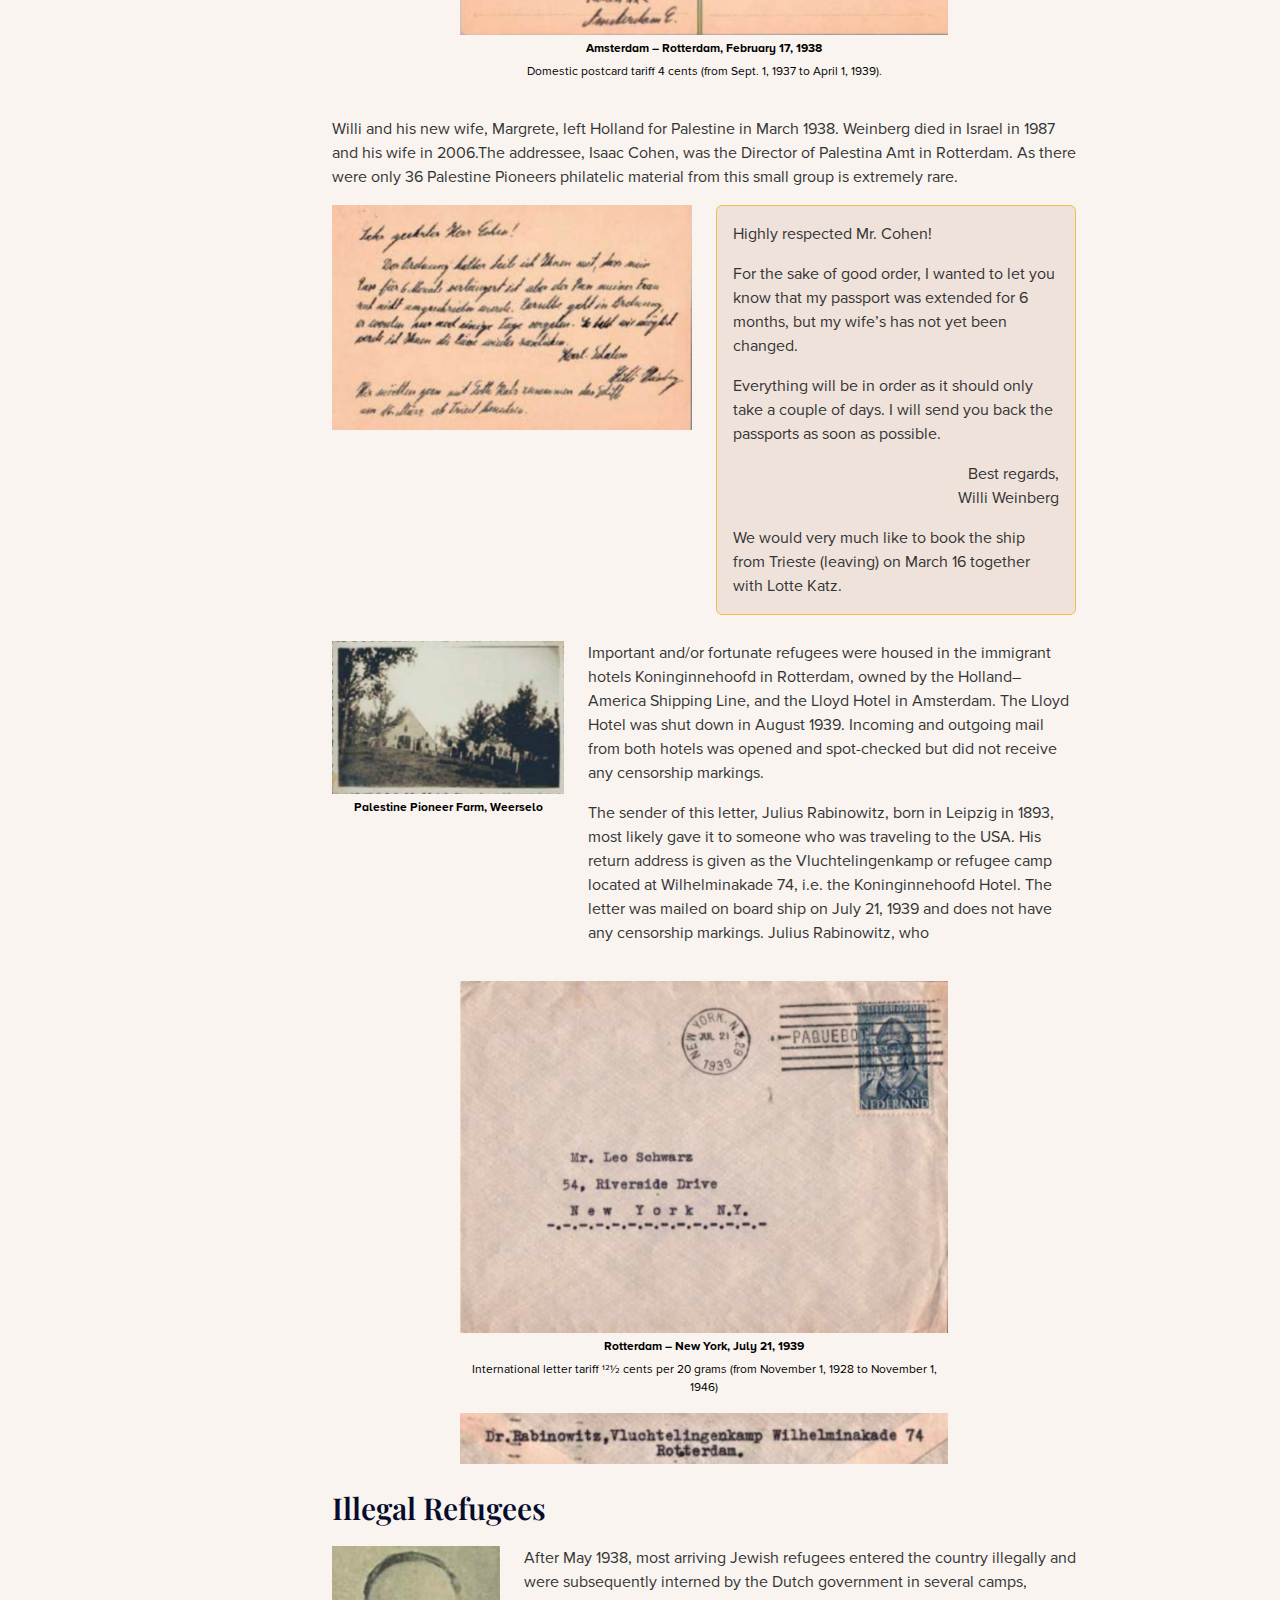
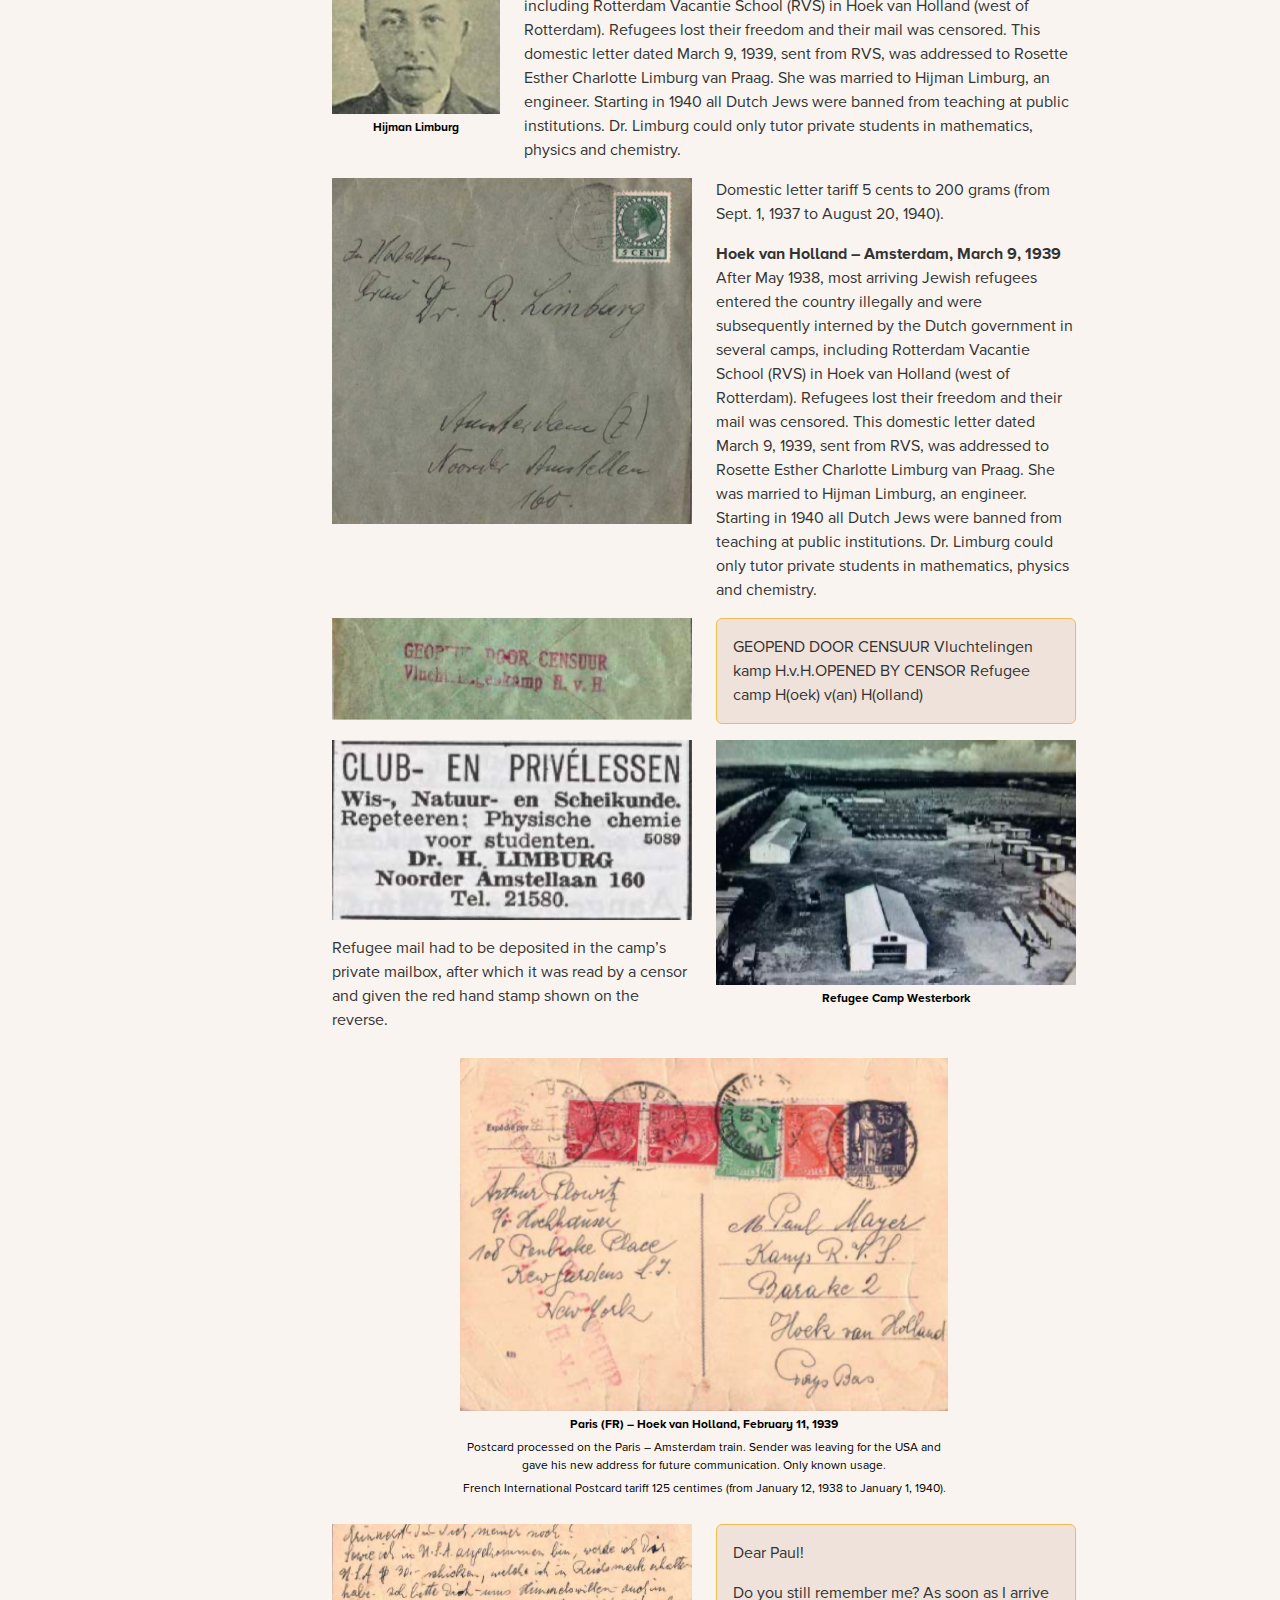
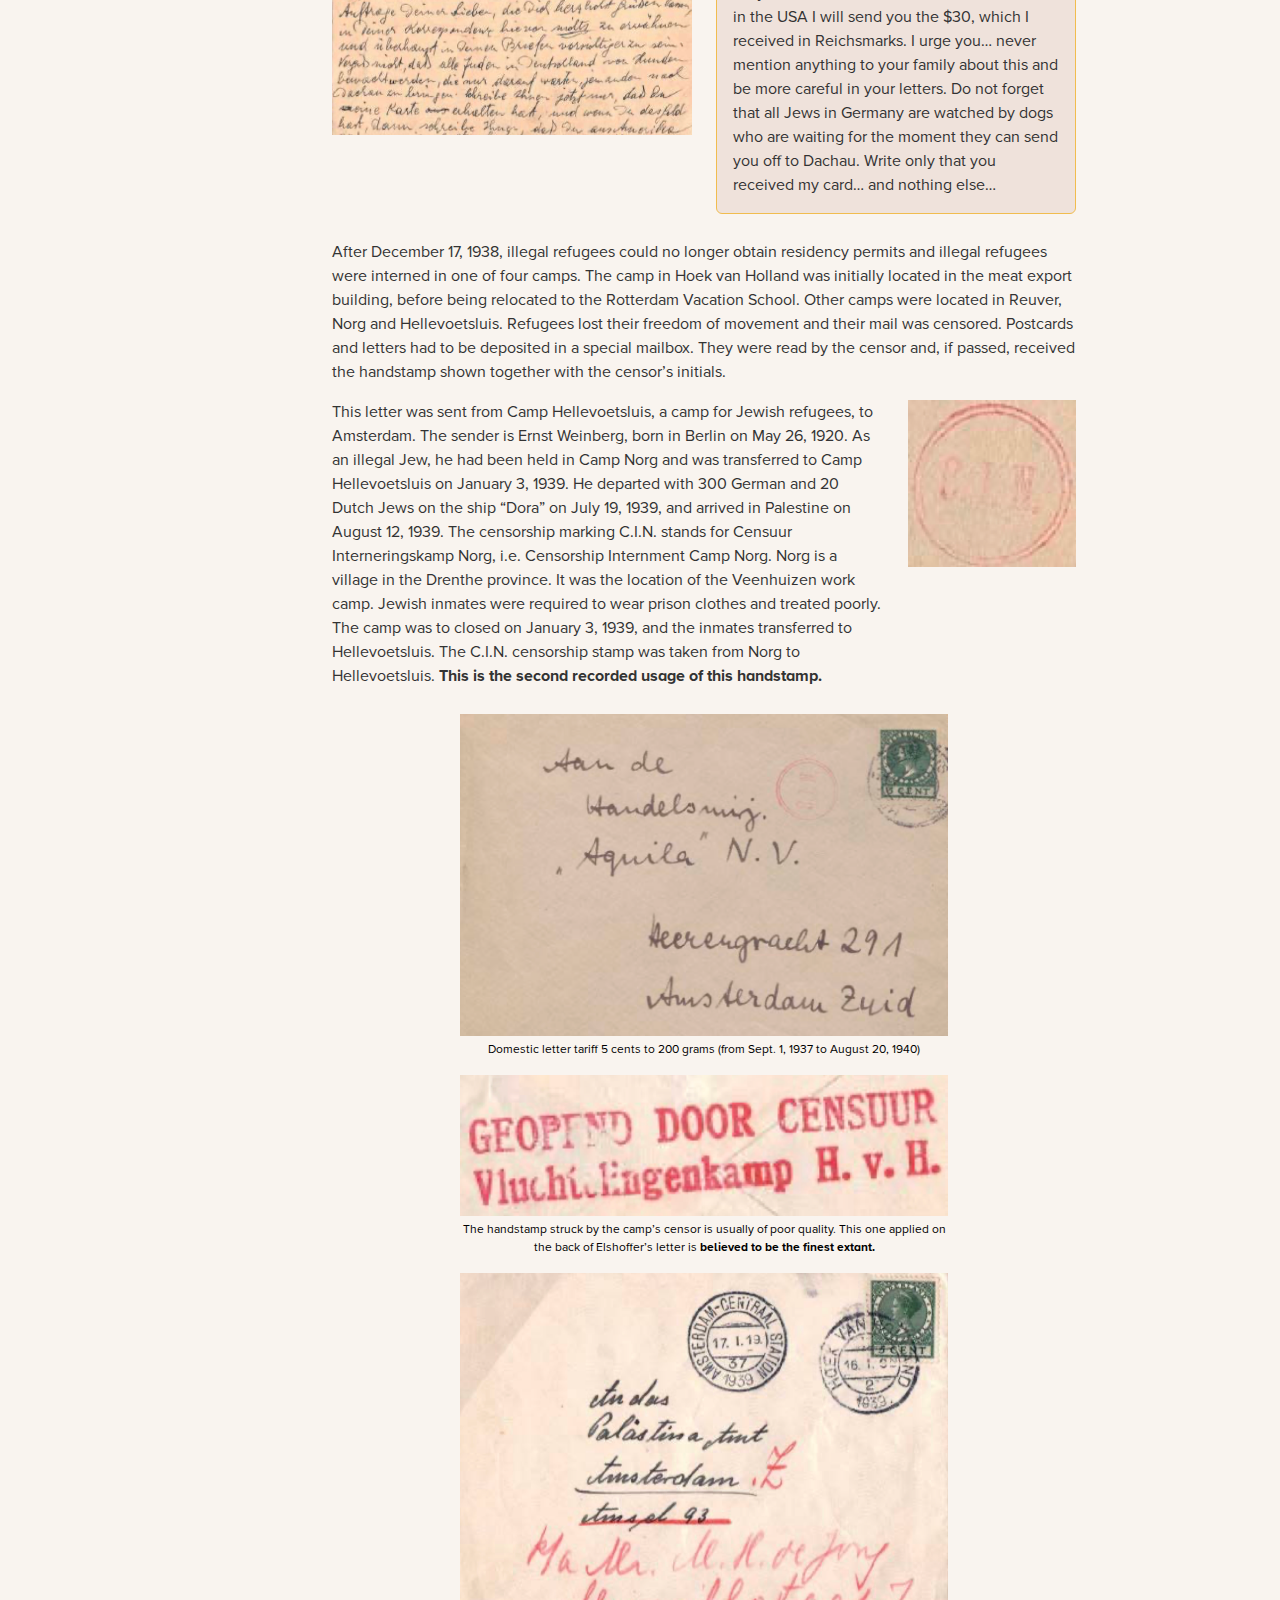
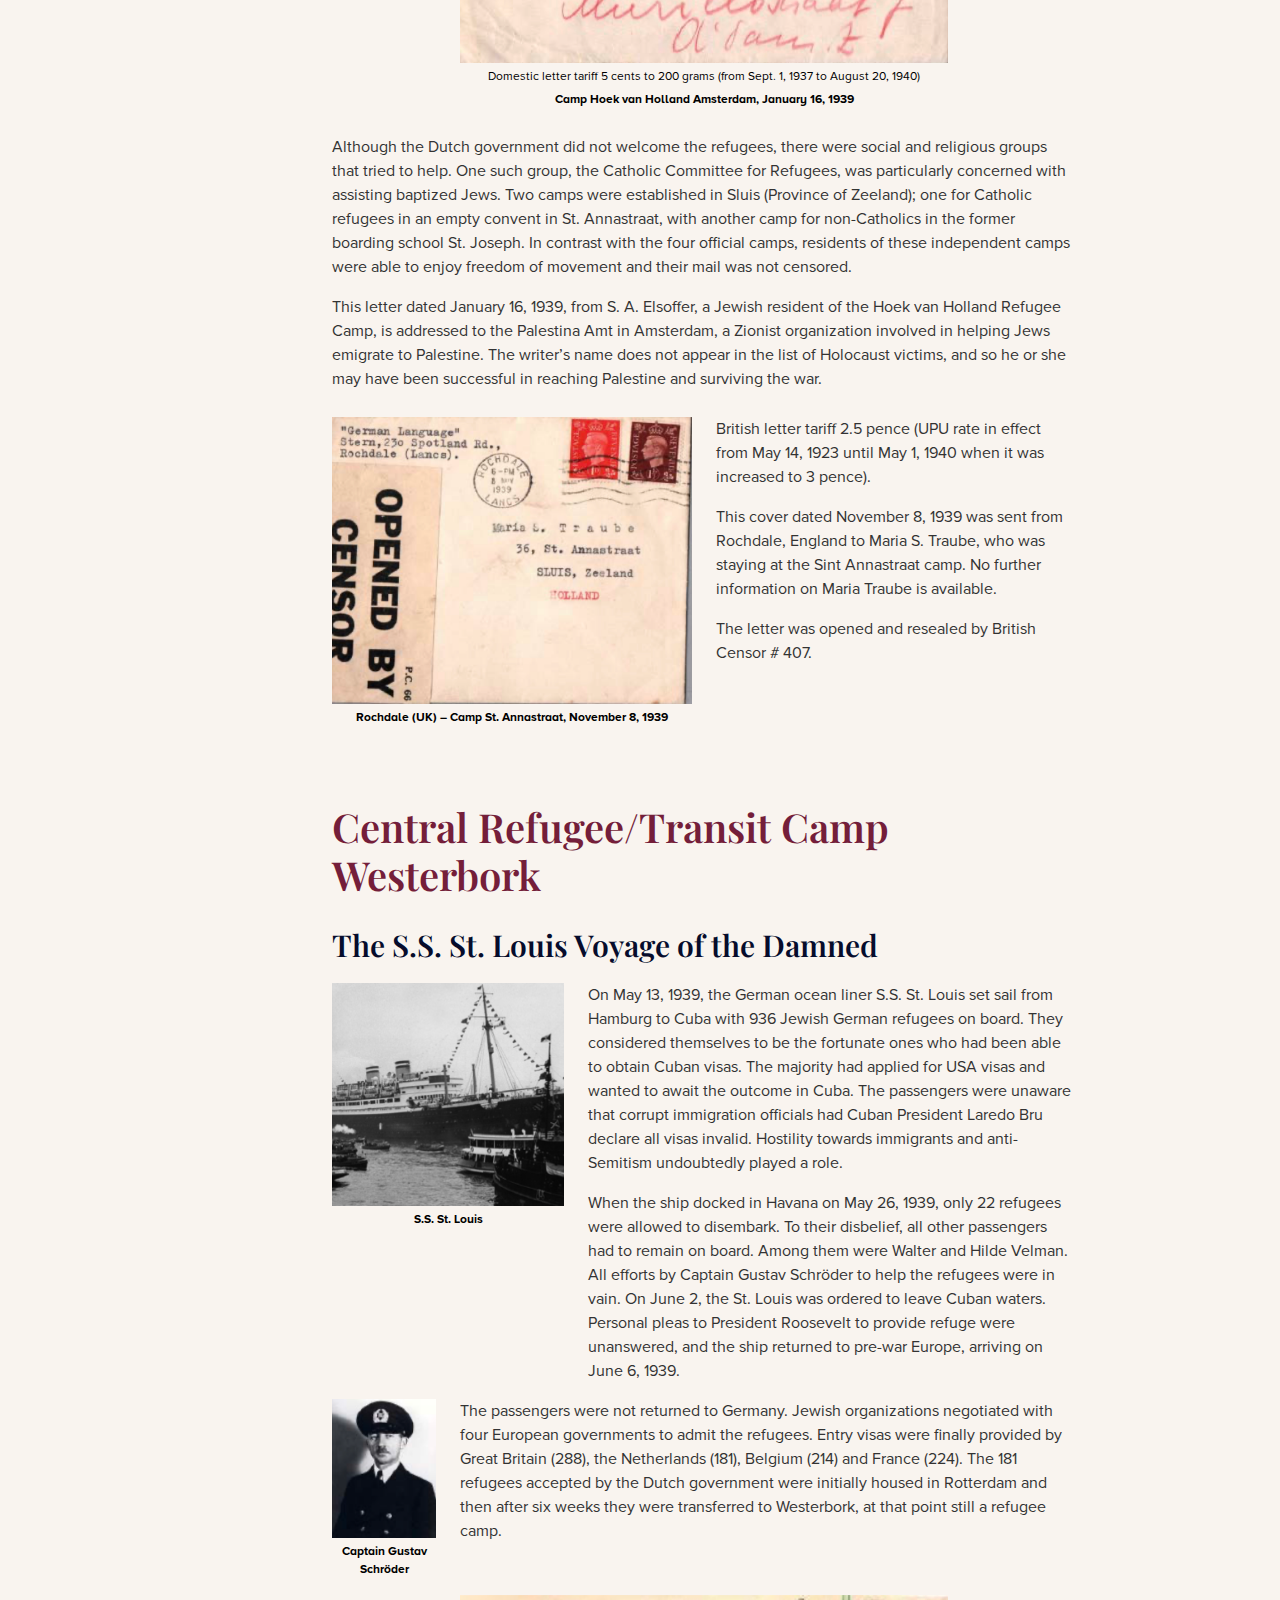
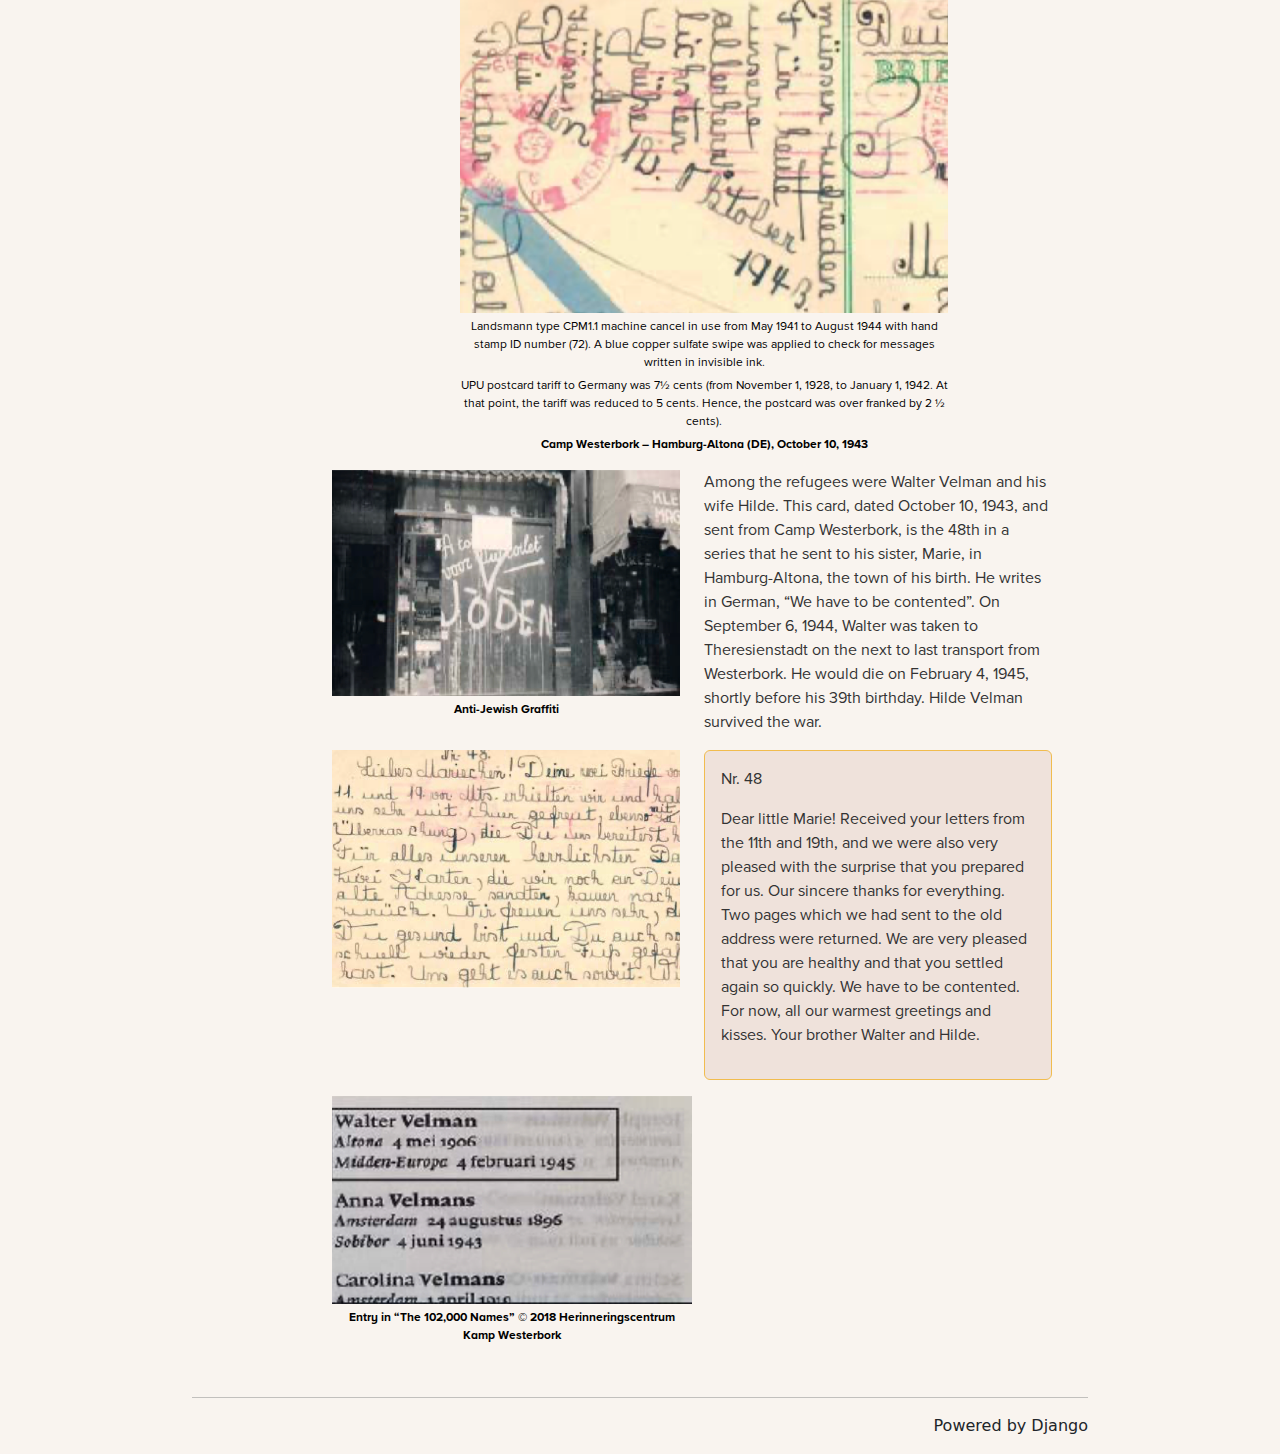
<file: evolution-of-holocaust.html>
<!doctype html>
<html>

<head>
    <meta charset="UTF-8">
    <meta name="viewport" content="width=device-width, initial-scale=1.0">
    <title>Arnhem Postal History</title>

    <!-- Bootstrap core CSS -->
    <link href="css/bootstrap.min.css" rel="stylesheet">
    <link href="css/custom.css" rel="stylesheet">

    <!-- fonts -->
    <link rel="preconnect" href="https://fonts.googleapis.com">
    <link rel="preconnect" href="https://fonts.gstatic.com" crossorigin>
    <link
        href="https://fonts.googleapis.com/css2?family=Figtree:wght@300;400&family=Playfair+Display:wght@400;700&display=swap"
        rel="stylesheet">

</head>

<style>
    body {
        background-color: #F9F4EF;
    }

    h2 {
        font-size: 30px;
    }
</style>

<body>
    <!-- Navigation -->
    <nav class="navbar navbar-expand-lg navbar-light">
        <div class="container-fluid">
            <a class="navbar-brand" href="index.html"> <img src="images/logo.png" width="144" height="72" alt=""></a>
            <button class="navbar-toggler" type="button" data-bs-toggle="collapse" data-bs-target="#navbarNavDropdown"
                aria-controls="navbarNavDropdown" aria-expanded="false" aria-label="Toggle navigation">
                <span class="navbar-toggler-icon"></span>
            </button>
            <div class="collapse navbar-collapse" id="navbarNavDropdown">
                <ul class="navbar-nav ms-auto">
                    <li class="nav-item">
                        <a class="nav-link active" aria-current="page" href="about.html">About</a>
                    </li>
                    <li class="nav-item">
                        <a class="nav-link" href="exhibits.html">Exhibits</a>
                    </li>
                    <li class="nav-item">
                        <a class="nav-link" href="#">Map</a>
                    </li>
                    <li class="nav-item">
                        <a class="nav-link" href="timeline.html">Timeline</a>
                    </li>
                    <li class="nav-item">
                        <a class="nav-link" href="database.html">Database</a>
                    </li>
                    <li class="nav-item">
                        <a class="nav-link" href="resources.html">Resources</a>
                    </li>
                    <select class="form-select" aria-label="language">
                        <option selected><span class="fi fi-gr">English</option>
                        <option value="1">Dutch</option>
                    </select>
                </ul>
            </div>
        </div>
    </nav>

    <div class="hero-image-evolution">
        <div class="row">
            <div class="col align-center">
                <h1 class=""> Evolution of Holocaust in Holland </h1>
            </div>
        </div>
    </div>

    <div class="row add-margin">
        <div class="col-lg-3 col-md-12 col-sm-12">
            <div class="list-group sticky-top">
                <li class="list-group-item list-group-item-action disabled" tabindex="-1" aria-disabled="true">CONTENTS
                </li>
                <a href="evolution-of-holocaust.html#evolution-of-holocaust" class="list-group-item list-group-item-action" aria-current="true"
                    onclick="makeActive(event)">
                    Evolution of Holocaust in Holland
                </a>
                <a href="evolution-of-holocaust.html#pre-war" class="list-group-item list-group-item-action" onclick="makeActive(event)">Pre-War
                    Refugee Camps</a>
                <a href="evolution-of-holocaust.html#central-refugee" class="list-group-item list-group-item-action" onclick="makeActive(event)"> Central
                    Refugee/Transit Camp Westerbork</a>
                <a href="evolution-of-holocaust-page-2.html#central-refugee-westerbork" class="list-group-item list-group-item-action" onclick="makeActive(event)">
                        Central Refugee Camp Westerbork</a>
                <a href="#" class="list-group-item list-group-item-action" onclick="makeActive(event)"> Civil Internment
                    Camps</a>
                <a href="#" class="list-group-item list-group-item-action" onclick="makeActive(event)"> Concentration
                    Camp Amersfoort</a>
                <a href="#" class="list-group-item list-group-item-action" onclick="makeActive(event)">Concentration
                    Camp Vught </a>
                <a href="#" class="list-group-item list-group-item-action" onclick="makeActive(event)"> Gestapo Prison
                    Scheveningen </a>
                <a href="#" class="list-group-item list-group-item-action" onclick="makeActive(event)"> German
                    Investigation and Punishment Prison - Utrecht
                </a>
                <a href="#" class="list-group-item list-group-item-action" onclick="makeActive(event)"> Transit Camp
                    Westerbork
                </a>
                <a href="#" class="list-group-item list-group-item-action" onclick="makeActive(event)">
                    German Concentration Camp Mail
                </a>
                <a href="#" class="list-group-item list-group-item-action" onclick="makeActive(event)">
                    Post War Enquiries
                </a>
            </div>
        </div>

        <!-- exhibit content -->
        <div class="col-lg-9 col-md-12 col-sm-12">
            <!-- Evolution of Holocaust -->
            <div class="row end-row-indent-sm" id="evolution-of-holocaust">
                <div class="col-lg-12">
                    <h1> Evolution of Holocaust in Holland </h1>
                </div>
            </div>

            <div class="row end-row-indent-sm">
                <div class="col-lg-9">
                    <h2> Purpose </h2>
                    <p>This display exhibit uses philatelic artifacts and contemporary material to document the
                        destruction of the Jewish population in Holland. The Holocaust in Holland evolved from
                        pre-war Refugee Camps through a series of Transit and Concentration Camps to the gas
                        chambers of Auschwitz and Sobibor. It includes examples of mail sent to and from the camps
                        and tells the personal, harrowing stories of a few who survived and the more than 105,000
                        Dutch Jews that perished. </p>
                    <p>The exhibit shows the progression from arrest to internment and finally to deportation “to
                        the East”. The vast majority of these civilians were interned at Transit Camp Westerbork
                        before being sent to their deaths.</p>
                </div>
                <div class="col-lg-3">
                    <figure class="figure">
                        <img src="images/evolution-of-holocaust/star of david 1.png" class="img-fluid">
                        <figcaption class="figure-caption">From May 3, 1942
                            it became obligatory for Jews over the age of 6 to wear the Star of David</figcaption>
                    </figure>
                </div>
            </div>

            <div class="row  end-row-indent-sm">
                <div class="col-lg-12">
                    <h2> Exhibit Plan </h2>
                    <p>The covers included herein, and the personal stories they contain, document the increasingly
                        harsh treatment by the Nazis of the Dutch, especially the Jewish population. Each cover is
                        properly described as to its rates and service paid for, handling in the post, and routes
                        traveled, and censorship markings are identified. </p>
                </div>
            </div>

            <div class="row end-row-indent-sm">
                <div class="col-lg-12">
                    <h2> Tragedy Foretold </h2>
                    <p> A mundane Change of Address form takes on a sinister aspect. On September 8, 1943 Alex Salomons
                        notifies his friends in Amsterdam that he has been deported to Westerbork and is staying in
                        Barracks 63. Alex was born in Hilversum on August 22, 1901. Records show that he “died somewhere
                        in Poland” on March 31, 1944, aged 43. </p>
                </div>

                <div class="col-lg-2"></div>
                <div class="col-lg-8">
                    <figure class="figure">
                        <img src="images/evolution-of-holocaust/change of address card 1.png" class="img-fluid">
                        <figcaption class="figure-caption">Change of Address
                            Card - September 8, 1943</figcaption>
                        <figcaption class="figure-caption unbold">Domestic change of
                            address tariff = printed matter tariff 11⁄2 cents (from February 1, 1928 to Nov. 1, 1946
                            when it changed to 2 cents).</figcaption>
                    </figure>
                </div>
                <div class="col-lg-2"></div>

            </div>

            <div class="row end-row-indent-sm">
                <div class="col-lg-12">
                    <h2> Development and Historical Context </h2>
                    <p> On May 17, 1938 the Dutch Minister of Justice issued an order that refugees would no longer be
                        granted residence permits. After Kristallnacht (Night of the Broken Glass) in Germany on
                        November 9, 1938 Holland no longer admitted new refugees from Germany. In early 1939 a permanent
                        Central Refugee Camp, Westerbork, was established in the small village of Hooghalen. Germany
                        invaded Holland on May 10, 1940. They banned Jews from the civil service and required that they
                        declare their business assets. In January 1941, all Jewish persons were ordered to register and
                        159,806 individuals complied, including 19,561 persons born of mixed marriages. The total
                        included some 25,000 Jewish refugees from the German Reich. In February 1941 the first “razzia”
                        or roundup of young Jewish men took place. </p>
                </div>

                <div class="col-lg-8">
                    <p>Camp Westerbork continued to operate as a Refugee Camp until July 1, 1942, when the
                        responsibility for the camp’s operation was taken over by the Befehlhaber der Sicherheitspolizei
                        und der SD. Camp Westerbork ceased to be a Refugee Camp and became Durchgangslager Westerbork,
                        Transit Camp Westerbork where Jews were held before being sent “to the East”. They were told
                        that they would work for the Germans, but this was difficult to believe as the transports
                        included children and the elderly, as well as the physically and mentally ill. However, no one
                        yet knew the full extent of the terrible fate that awaited them. Transports from Camp Westerbork
                        ended in September 1944 and the camp was finally liberated by Canadian forces on April 12, 1945.
                        Only 876 inmates were found alive. </p>
                </div>

                <div class="col-lg-4">
                    <figure class="figure">
                        <img src="images/evolution-of-holocaust/map.png" class="img-fluid">
                    </figure>
                </div>
            </div>
            <!-- End Evolution of Holocaust -->

            <!-- Pre-War -->
            <div class="row new-row-indent" id="pre-war">
                <div class="col-lg-12 end-row-indent-sm">
                    <h1> Pre-War Refugee Camps </h1>
                </div>
            </div>

            <div class="row end-row-indent-sm">
                <h2> Legal Refugees </h2>
                <div class="col-lg-2">
                    <figure class="figure">
                        <img src="images/evolution-of-holocaust/Willi Weinberg.png" class="img-fluid">
                        <figcaption class="figure-caption"
                            style="color: black; font-size: 12px; font-family: 'ProximaNovaBold';">Willi Weinberg
                        </figcaption>
                    </figure>
                </div>

                <div class="col-lg-10">

                    <p> Between 1934 and 1942 thirty-six young Jews, intending to emigrate to Palestine, were educated
                        at a farm in Weerselo in the Dutch Province of Overijssel. These so-called Palestine Pioneers
                        were preparing for a life of farming on kibbutzes. Among them were several young Jewish refugees
                        from German. One of them was Willi Weinberg, who had been born in Oelde, Germany on September
                        21, 1911. He stayed at the farm in Overijssel from October 1936 until July 1937. In January 1938
                        he married Margrete Grünebaum in Amsterdam. </p>
                    <p> Postcard with postmark AMSTERDAM dated February 17, 1938 from Willi Weinberg to the Palestina
                        Amt
                        (Rotterdam), a Zionist and Palestine-based organization founded in 1908, which issued
                        certificates allowing Jewish refugees to enter Palestine. The text (see translation) refers to
                        passports which will be sent to the Amt.</p>
                </div>

            </div>

            <div class="row end-row-indent-sm">
                <div class="col-lg-2"></div>
                <div class="col-lg-8">
                    <figure class="figure">
                        <img src="images/evolution-of-holocaust/Amsterdam – Rotterdam, February 17, 1938.png"
                            class="img-fluid">
                        <figcaption class="figure-caption">Amsterdam –
                            Rotterdam, February 17, 1938</figcaption>
                        <figcaption class="figure-caption unbold">Domestic postcard
                            tariff 4 cents (from Sept. 1, 1937 to April 1, 1939).</figcaption>
                    </figure>
                </div>
                <div class="col-lg-2"></div>
            </div>

            <div class="row">
                <p>Willi and his new wife, Margrete, left Holland for Palestine in March 1938. Weinberg died in Israel
                    in 1987 and his wife in 2006.The addressee, Isaac Cohen, was the Director of Palestina Amt in
                    Rotterdam. As there were only 36 Palestine Pioneers philatelic material from this small group is
                    extremely rare.</p>
            </div>

            <div class="row">
                <div class="col-lg-6">
                    <figure class="figure">
                        <img src="images/evolution-of-holocaust/willi-letter.png" class="img-fluid">
                    </figure>
                </div>
                <div class="col-lg-6">
                    <div class="alert alert-info" role="alert">
                        <p>Highly respected Mr. Cohen!
                        </p>
                        <p>
                            For the sake of good order, I wanted to let you know that my passport was extended for 6
                            months,
                            but my wife’s has not yet been changed. </p>
                        <p>
                            Everything will be in order as it should only take a couple of days. I will send you back
                            the
                            passports as soon as possible.</p>
                        <p class="align-right">Best regards, <br>
                            Willi Weinberg
                        </p>
                        <p class="remove-margin-bottom">We would very much like to book the ship from Trieste (leaving)
                            on
                            March 16 together with Lotte Katz.</p>
                    </div>
                </div>
            </div>

            <div class="row new-row-indent-sm end-row-indent-sm">
                <div class="col-lg-4">
                    <figure class="figure">
                        <img src="images/evolution-of-holocaust/Palestine Pioneer Farm, Weerselo.png" class="img-fluid">
                        <figcaption class="figure-caption">Palestine Pioneer Farm, Weerselo </figcaption>
                    </figure>
                </div>
                <div class="col-lg-8">
                    <p>Important and/or fortunate refugees were housed in the immigrant hotels Koninginnehoofd in
                        Rotterdam, owned by the Holland–America Shipping Line, and the Lloyd Hotel in Amsterdam. The
                        Lloyd Hotel was shut down in August 1939. Incoming and outgoing mail from both hotels was opened
                        and spot-checked but did not receive any censorship markings. </p>
                    <p>The sender of this letter, Julius Rabinowitz, born in Leipzig in 1893, most likely gave it to
                        someone who was traveling to the USA. His return address is given as the Vluchtelingenkamp or
                        refugee camp located at Wilhelminakade 74, i.e. the Koninginnehoofd Hotel. The letter was mailed
                        on board ship on July 21, 1939 and does not have any censorship markings. Julius Rabinowitz, who
                    </p>
                </div>
            </div>

            <div class="row">
                <div class="col-lg-2">
                </div>

                <div class="col-lg-8">
                    <figure class="figure">
                        <img src="images/evolution-of-holocaust/Rotterdam – New York, July 21, 1939.png"
                            class="img-fluid">
                        <figcaption class="figure-caption">Rotterdam – New York, July 21, 1939</figcaption>
                        <figcaption class="figure-caption unbold">International letter tariff 121⁄2 cents per 20 grams
                            (from November 1, 1928 to November 1, 1946)</figcaption>
                    </figure>
                </div>

                <div class="col-lg-2">
                </div>

                <div class="col-lg-2">
                </div>
                <div class="col-lg-8">
                    <figure class="figure">
                        <img src="images/evolution-of-holocaust/Rotterdam – New York, July 21, 1939 (pt 2).png"
                            class="img-fluid">
                    </figure>
                </div>
                <div class="col-lg-2">
                </div>
            </div>

            <div class="row new-row-indent-sm">
                <h2> Illegal Refugees </h2>
                <div class="col-lg-3">
                    <figure class="figure">
                        <img src="images/evolution-of-holocaust/Hijman Limburg.png" class="img-fluid">
                        <figcaption class="figure-caption">Hijman Limburg</figcaption>
                    </figure>
                </div>
                <div class="col-lg-9">
                    <p>
                        After May 1938, most arriving Jewish refugees entered the country illegally and were
                        subsequently interned by the Dutch government in several camps, including Rotterdam Vacantie
                        School (RVS) in Hoek van Holland (west of Rotterdam). Refugees lost their freedom and their mail
                        was censored. This domestic letter dated March 9, 1939, sent from RVS, was addressed to Rosette
                        Esther Charlotte Limburg van Praag. She was married to Hijman Limburg, an engineer. Starting in
                        1940 all Dutch Jews were banned from teaching at public institutions. Dr. Limburg could only
                        tutor private students in mathematics, physics and chemistry.
                    </p>

                </div>
            </div>

            <div class="row">
                <div class="col-lg-6">
                    <figure class="figure">
                        <img src="images/evolution-of-holocaust/Hoek van Holland – Amsterdam, March 9, 1939.png"
                            class="img-fluid">
                    </figure>
                </div>
                <div class="col-lg-6">
                    <p>
                        Domestic letter tariff 5 cents to 200 grams (from Sept. 1, 1937 to August 20, 1940).
                    </p>
                    <p> <span class="bolded">Hoek van Holland – Amsterdam, March 9, 1939</span> <br>
                        After May 1938, most arriving Jewish refugees entered
                        the country illegally and were subsequently interned by the Dutch government in several camps,
                        including Rotterdam Vacantie School (RVS) in Hoek van Holland (west of Rotterdam). Refugees lost
                        their freedom and their mail was censored. This domestic letter dated March 9, 1939, sent from
                        RVS, was addressed to Rosette Esther Charlotte Limburg van Praag. She was married to Hijman
                        Limburg, an engineer. Starting in 1940 all Dutch Jews were banned from teaching at public
                        institutions. Dr. Limburg could only tutor private students in mathematics, physics and
                        chemistry.</p>
                </div>

                <div class="col-lg-6">
                    <figure class="figure">
                        <img src="images/evolution-of-holocaust/GEOPEND DOOR CENSUUR.png" class="img-fluid">
                    </figure>
                </div>
                <div class="col-lg-6">
                    <div class="alert alert-info" role="alert">
                        <p class="remove-margin-bottom">GEOPEND DOOR CENSUUR Vluchtelingen kamp H.v.H.OPENED BY CENSOR
                            Refugee camp H(oek) v(an) H(olland) </p>
                    </div>
                </div>

                <div class="col-lg-6">
                    <figure class="figure">
                        <img src="images/evolution-of-holocaust/camp’s-private-mailbox.png" class="img-fluid">
                    </figure>
                    <p>Refugee mail had to be deposited in the camp’s private mailbox, after which it was read by a
                        censor and given the red hand stamp shown on the reverse.</p>
                </div>
                <div class="col-lg-6">
                    <figure class="figure">
                        <img src="images/evolution-of-holocaust/refugee camp westerbork.png" class="img-fluid">
                        <figcaption class="figure-caption">Refugee Camp Westerbork</figcaption>
                    </figure>
                </div>
            </div>

            <div class="row new-row-indent-sm">
                <div class="col-lg-2">
                </div>
                <div class="col-lg-8">
                    <figure class="figure">
                        <img src="images/evolution-of-holocaust/Paris (FR) – Hoek van Holland, February 11, 1939.png"
                            class="img-fluid">
                        <figcaption class="figure-caption">Paris (FR) – Hoek van Holland, February 11, 1939</figcaption>
                        <figcaption class="figure-caption unbold">Postcard processed on the Paris – Amsterdam train.
                            Sender was leaving for the USA and gave his new address for future communication. Only known
                            usage.</figcaption>
                        <figcaption class="figure-caption unbold">French International Postcard tariff 125 centimes
                            (from January 12, 1938 to January 1, 1940).</figcaption>
                    </figure>
                </div>
                <div class="col-lg-2">
                </div>
            </div>

            <div class="row new-row-indent-sm">
                <div class="col-lg-6">
                    <figure class="figure">
                        <img src="images/evolution-of-holocaust/dear-paul.png" class="img-fluid">
                    </figure>
                </div>
                <div class="col-lg-6">
                    <div class="alert alert-info" role="alert">
                        <p>Dear Paul!
                        </p>
                        <p class="remove-margin-bottom">
                            Do you still remember me? As soon as I arrive in the USA I will send you the $30, which I
                            received in Reichsmarks. I urge you… never mention anything to your family about this and be
                            more careful in your letters. Do not forget that all Jews in Germany are watched by dogs who
                            are waiting for the moment they can send you off to Dachau. Write only that you received my
                            card… and nothing else…</p>

                    </div>
                </div>
            </div>

            <div class="row new-row-indent-sm">
                <div class="col-lg-12">
                    <p>After December 17, 1938, illegal refugees could no longer obtain residency permits and illegal
                        refugees were interned in one of four camps. The camp in Hoek van Holland was initially located
                        in the meat export building, before being relocated to the Rotterdam Vacation School. Other
                        camps were located in Reuver, Norg and Hellevoetsluis. Refugees lost their freedom of movement
                        and their mail was censored. Postcards and letters had to be deposited in a special mailbox.
                        They were read by the censor and, if passed, received the handstamp shown together with the
                        censor’s initials.</p>
                </div>
                <div class="col-lg-9">
                    <p>This letter was sent from Camp Hellevoetsluis, a camp for Jewish refugees, to Amsterdam. The
                        sender is Ernst Weinberg, born in Berlin on May 26, 1920. As an illegal Jew, he had been held in
                        Camp Norg and was transferred to Camp Hellevoetsluis on January 3, 1939. He departed with 300
                        German and 20 Dutch Jews on the ship “Dora” on July 19, 1939, and arrived in Palestine on August
                        12, 1939. The censorship marking C.I.N. stands for Censuur Interneringskamp Norg, i.e.
                        Censorship Internment Camp Norg. Norg is a village in the Drenthe province. It was the location
                        of the Veenhuizen work camp. Jewish inmates were required to wear prison clothes and treated
                        poorly. The camp was to closed on January 3, 1939, and the inmates transferred to
                        Hellevoetsluis. The C.I.N. censorship stamp was taken from Norg to Hellevoetsluis. <span
                            class="bolded">This is the
                            second recorded usage of this handstamp.</span></p>
                </div>
                <div class="col-lg-3">
                    <figure class="figure">
                        <img src="images/evolution-of-holocaust/handstamp.png" class="img-fluid">
                    </figure>
                </div>
            </div>

            <div class="row new-row-indent-sm">
                <div class="col-lg-2"></div>
                <div class="col-lg-8 align-center">
                    <figure class="figure">
                        <img src="images/evolution-of-holocaust/Domestic letter tariff 5 cents to 200 grams (from Sept. 1, 1937 to August 20, 1940).png"
                            class="img-fluid">
                        <figcaption class="figure-caption unbold">Domestic letter tariff 5 cents to 200 grams (from
                            Sept. 1, 1937 to August 20, 1940)</figcaption>
                    </figure>
                    <figure class="figure">
                        <img src="images/evolution-of-holocaust/handstamp struck by the camp’s censor.png"
                            class="img-fluid">
                        <figcaption class="figure-caption unbold">The handstamp struck by the camp’s censor is usually
                            of poor quality. This one applied on the back of Elshoffer’s letter is <span
                                class="bolded">believed to be the finest extant.</span></figcaption>
                    </figure>
                    <figure class="figure">
                        <img src="images/evolution-of-holocaust/Camp Hoek van Holland Amsterdam, January 16, 1939.png"
                            class="img-fluid">
                        <figcaption class="figure-caption unbold">Domestic letter tariff 5 cents to 200 grams (from
                            Sept. 1, 1937 to August 20, 1940)</figcaption>
                        <figcaption class="figure-caption">Camp Hoek van Holland Amsterdam, January 16, 1939
                        </figcaption>
                    </figure>
                </div>
                <div class="col-lg-2"></div>
            </div>

            <div class="row new-row-indent-sm">
                <div class="col-lg-12">
                    <p>Although the Dutch government did not welcome the refugees, there were social and religious
                        groups that tried to help. One such group, the Catholic Committee for Refugees, was particularly
                        concerned with assisting baptized Jews. Two camps were established in Sluis (Province of
                        Zeeland); one for Catholic refugees in an empty convent in St. Annastraat, with another camp for
                        non-Catholics in the former boarding school St. Joseph. In contrast with the four official
                        camps, residents of these independent camps were able to enjoy freedom of movement and their
                        mail was not censored.</p>
                    <p>This letter dated January 16, 1939, from S. A. Elsoffer, a Jewish resident of the Hoek van
                        Holland Refugee Camp, is addressed to the Palestina Amt in Amsterdam, a Zionist organization
                        involved in helping Jews emigrate to Palestine. The writer’s name does not appear in the list of
                        Holocaust victims, and so he or she may have been successful in reaching Palestine and surviving
                        the war.</p>
                </div>
            </div>

            <div class="row new-row-indent-sm">
                <div class="col-lg-6">
                    <figure class="figure">
                        <img src="images/evolution-of-holocaust/Rochdale (UK) – Camp St. Annastraat, November 8, 1939.png"
                            class="img-fluid">
                        <figcaption class="figure-caption">Rochdale (UK) – Camp St. Annastraat, November 8, 1939
                        </figcaption>
                    </figure>

                </div>
                <div class="col-lg-6">
                    <p>British letter tariff 2.5 pence (UPU rate in effect from May 14, 1923 until May 1, 1940 when it
                        was increased to 3 pence). </p>
                    <p>This cover dated November 8, 1939 was sent from Rochdale, England to
                        Maria S. Traube, who was staying at the Sint Annastraat camp. No further information on Maria
                        Traube is available.</p>
                    <p> The letter was opened and resealed by British Censor # 407.</p>
                </div>
            </div>
            <!-- End Pre-War -->

            <!-- Central Refugee/Transit Camp Westerbork  -->
            <div class="row new-row-indent end-row-indent-sm" id="central-refugee">
                <div class="col-lg-12">
                    <h1> Central Refugee/Transit Camp Westerbork </h1>
                </div>
            </div>

            <div class="row end-row-indent-sm">
                <h2> The S.S. St. Louis Voyage of the Damned </h2>
                <div class="col-lg-4">
                    <figure class="figure">
                        <img src="images/evolution-of-holocaust/S.S. St. Louis.png" class="img-fluid">
                        <figcaption class="figure-caption">S.S. St. Louis
                        </figcaption>
                    </figure>
                </div>
                <div class="col-lg-8">
                    <p>On May 13, 1939, the German ocean liner S.S. St. Louis set sail from Hamburg to Cuba with 936
                        Jewish German refugees on board. They considered themselves to be the fortunate ones who had
                        been able to obtain Cuban visas. The majority had applied for USA visas and wanted to await the
                        outcome in Cuba. The passengers were unaware that corrupt immigration officials had Cuban
                        President Laredo Bru declare all visas invalid. Hostility towards immigrants and anti-Semitism
                        undoubtedly played a role.</p>
                    <p>
                        When the ship docked in Havana on May 26, 1939, only 22 refugees were allowed to disembark. To
                        their disbelief, all other passengers had to remain on board. Among them were Walter and Hilde
                        Velman. All efforts by Captain Gustav Schröder to help the refugees were in vain. On June 2, the
                        St. Louis was ordered to leave Cuban waters. Personal pleas to President Roosevelt to provide
                        refuge were unanswered, and the ship returned to pre-war Europe, arriving on June 6, 1939.
                    </p>
                </div>
                <div class="col-lg-2">
                    <figure class="figure">
                        <img src="images/evolution-of-holocaust/Captain Gustav Schröder.png" class="img-fluid">
                        <figcaption class="figure-caption">Captain Gustav Schröder
                        </figcaption>
                    </figure>

                </div>
                <div class="col-lg-10">
                    <p>
                        The passengers were not returned to Germany. Jewish organizations negotiated with four European
                        governments to admit the refugees. Entry visas were finally provided by Great Britain (288), the
                        Netherlands (181), Belgium (214) and France (224). The 181 refugees accepted by the Dutch
                        government were initially housed in Rotterdam and then after six weeks they were transferred to
                        Westerbork, at that point still a refugee camp.
                    </p>
                </div>

                <div class="col-lg-2">
                </div>
                <div class="col-lg-8 align-center">
                    <figure class="figure">
                        <img src="images/evolution-of-holocaust/Camp Westerbork – Hamburg-Altona (DE), October 10, 1943.png"
                            class="img-fluid">
                        <figcaption class="figure-caption unbold">Landsmann type CPM1.1 machine cancel in use from May
                            1941 to August 1944 with hand stamp ID number (72). A blue copper sulfate swipe was applied
                            to check for messages written in invisible ink.
                        </figcaption>
                        <figcaption class="figure-caption unbold">UPU postcard tariff to Germany was 7½ cents (from
                            November 1, 1928, to January 1, 1942. At that point, the tariff was reduced to 5 cents.
                            Hence, the postcard was over franked by 2 ½ cents).
                        </figcaption>
                        <figcaption class="figure-caption">Camp Westerbork – Hamburg-Altona (DE), October 10, 1943
                        </figcaption>
                    </figure>
                </div>
                <div class="col-lg-2">
                </div>

                <div class="row">
                    <div class="col-lg-6">
                        <figure class="figure">
                            <img src="images/evolution-of-holocaust/Anti-Jewish Graffiti.png" class="img-fluid">
                            <figcaption class="figure-caption">Anti-Jewish Graffiti</figcaption>
                        </figure>
                    </div>
                    <div class="col-lg-6">
                        <p>Among the refugees were Walter Velman and his wife Hilde. This card, dated October 10, 1943, and
                            sent from Camp Westerbork, is the 48th in a series that he sent to his sister, Marie, in
                            Hamburg-Altona, the town of his birth. He writes in German, “We have to be contented”. On
                            September 6, 1944, Walter was taken to Theresienstadt on the next to last transport from
                            Westerbork. He would die on February 4, 1945, shortly before his 39th birthday. Hilde Velman
                            survived the war.</p>
                    </div>
                </div>

                <div class="row">
                    <div class="col-lg-6">
                        <figure class="figure">
                            <img src="images/evolution-of-holocaust/Dear little Marie.png" class="img-fluid">
                        </figure>
                    </div>
                    <div class="col-lg-6">
                        <div class="alert alert-info" role="alert">
                            <p>Nr. 48
                            </p>
                            <p>
                                Dear little Marie! Received your letters from the 11th and 19th, and we were also very
                                pleased with the surprise that you prepared for us. Our sincere thanks for everything. Two
                                pages which we had sent to the old address were returned. We are very pleased that you are
                                healthy and that you settled again so quickly. We have to be contented. For now, all our
                                warmest greetings and kisses. Your brother Walter and Hilde. </p>
                        </div>
                    </div>
                </div>

                <div class="col-lg-6">
                    <figure class="figure">
                        <img src="images/evolution-of-holocaust/Entry in “The 102,000 Names”.png" class="img-fluid">
                        <figcaption class="figure-caption">Entry in “The 102,000 Names” © 2018 Herinneringscentrum Kamp Westerbork</figcaption>
                    </figure>
                </div>

            </div>

            <!-- End Central Refugee/Transit Camp Westerbork -->

        </div>
        <!-- end exhibit content -->
    </div>

    <!-- footer -->
    <footer>
        <p>
            <hr>
            Powered by Django
        </p>
    </footer>

    <!-- active status change -->
    <script>
        function makeActive(event) {
            var previous = document.getElementsByClassName("active");
            if (previous.length > 0) {
                previous[0].className = previous[0].className.replace(" active", "");
            }
            event.target.className += " active";
        }
    </script>



    <script src="js/bootstrap.bundle.min.js"></script>

    <script>
        $(function () {
            $('.selectpicker').selectpicker();
        });
    </script>
</body>

</html>
</file>
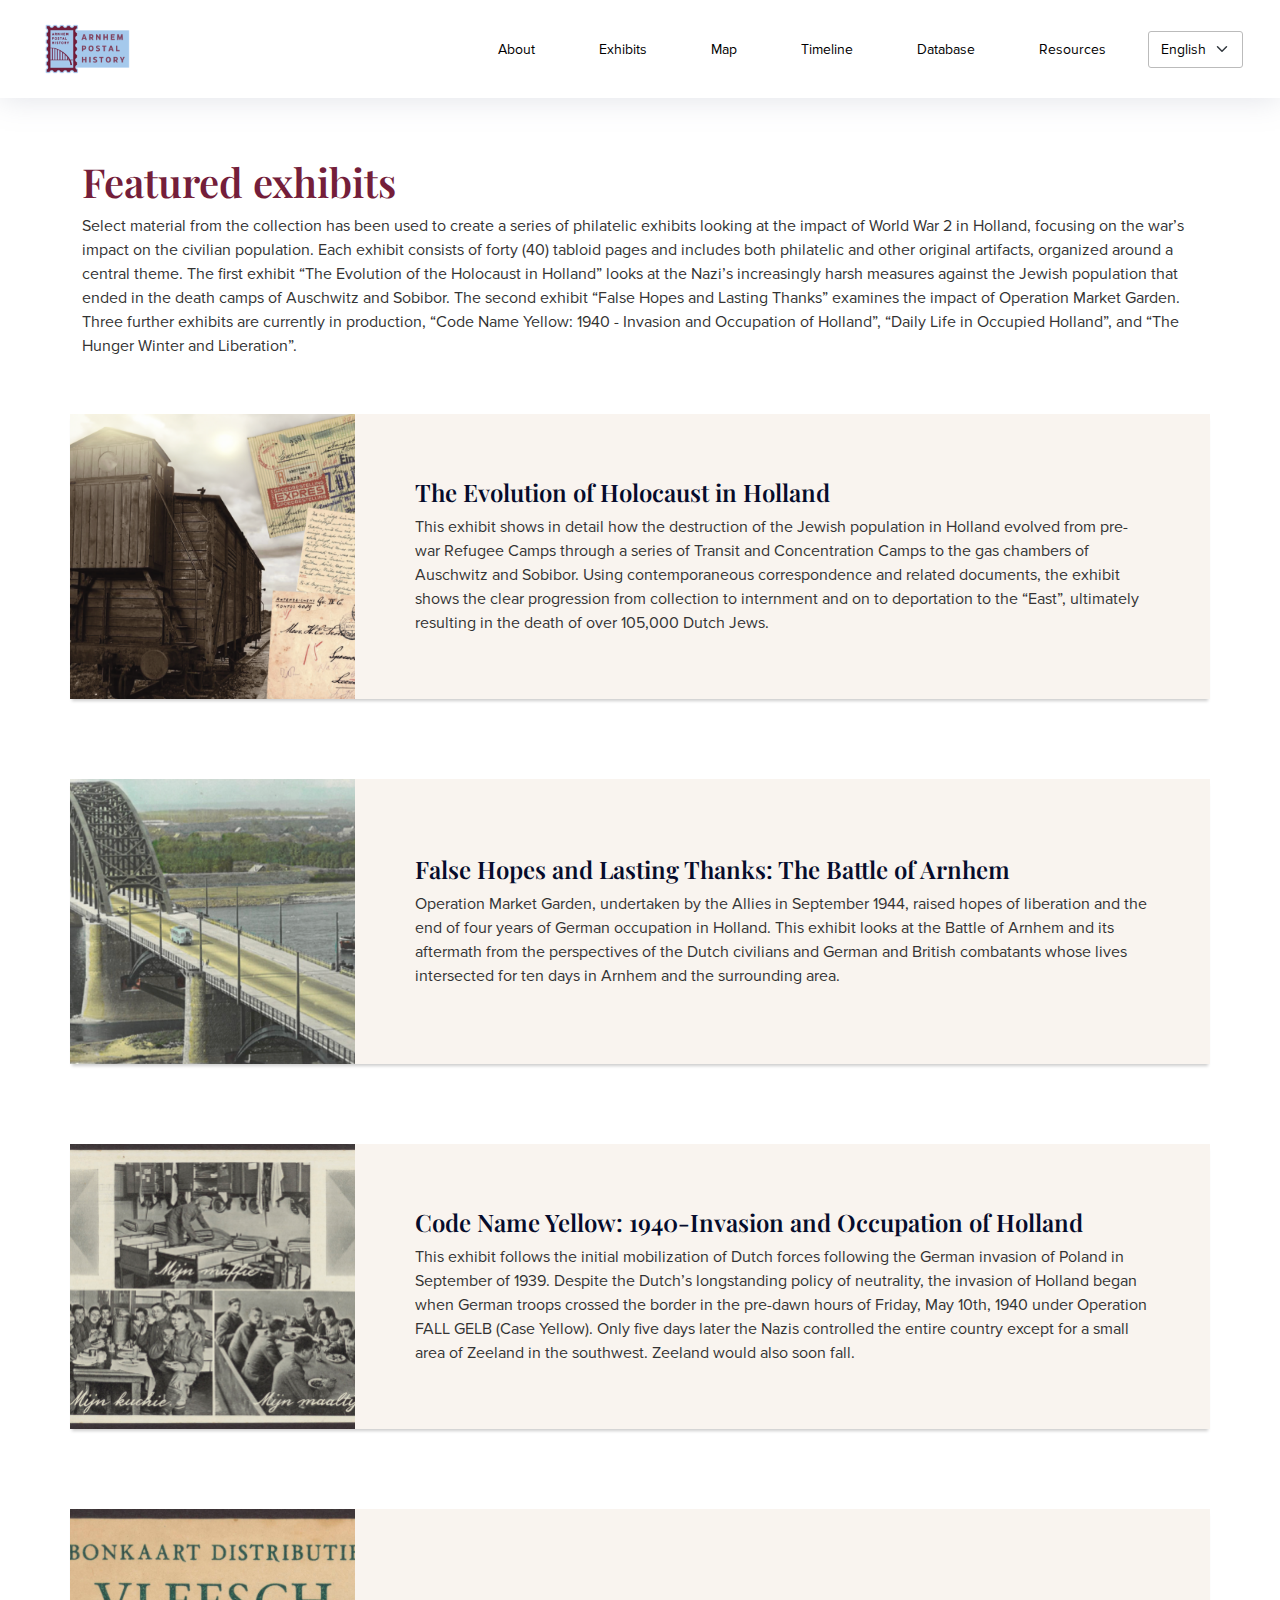
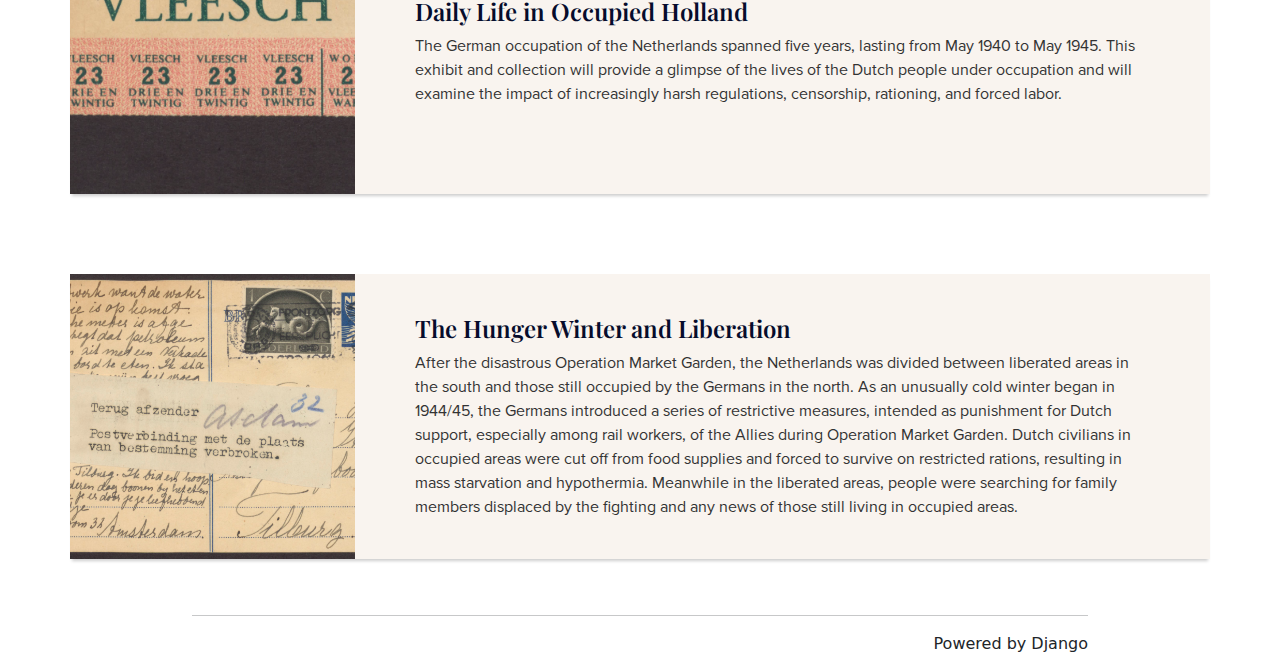
<file: exhibits.html>
<!doctype html>
<html>

<head>
    <meta charset="UTF-8">
    <meta name="viewport" content="width=device-width, initial-scale=1.0">
    <title>Arnhem Postal History</title>

    <!-- Bootstrap core CSS -->
    <link href="css/bootstrap.min.css" rel="stylesheet">
    <link href="css/custom.css" rel="stylesheet">

    <!-- fonts -->
    <link rel="preconnect" href="https://fonts.googleapis.com">
    <link rel="preconnect" href="https://fonts.gstatic.com" crossorigin>
    <link
        href="https://fonts.googleapis.com/css2?family=Figtree:wght@300;400&family=Playfair+Display:wght@400;700&display=swap"
        rel="stylesheet">

</head>

<body>
    <!-- Navigation -->
    <nav class="navbar navbar-expand-lg navbar-light">
        <div class="container-fluid">
            <a class="navbar-brand" href="index.html"> <img src="images/logo.png" width="144" height="72" alt=""></a>
            <button class="navbar-toggler" type="button" data-bs-toggle="collapse" data-bs-target="#navbarNavDropdown"
                aria-controls="navbarNavDropdown" aria-expanded="false" aria-label="Toggle navigation">
                <span class="navbar-toggler-icon"></span>
            </button>
            <div class="collapse navbar-collapse" id="navbarNavDropdown">
                <ul class="navbar-nav ms-auto">
                    <li class="nav-item">
                        <a class="nav-link active" aria-current="page" href="about.html">About</a>
                    </li>
                    <li class="nav-item">
                        <a class="nav-link" href="exhibits.html">Exhibits</a>
                    </li>
                    <li class="nav-item">
                        <a class="nav-link" href="#">Map</a>
                    </li>
                    <li class="nav-item">
                        <a class="nav-link" href="timeline.html">Timeline</a>
                    </li>
                    <li class="nav-item">
                        <a class="nav-link" href="database.html">Database</a>
                    </li>
                    <li class="nav-item">
                        <a class="nav-link" href="resources.html">Resources</a>
                    </li>
                    <select class="form-select" aria-label="language">
                        <option selected><span class="fi fi-gr">English</option>
                        <option value="1">Dutch</option>
                    </select>
                </ul>
            </div>
        </div>
    </nav>

    <!-- featured exhibits -->
    <div class="container">
        <div class="row new-row-indent">
            <h1> Featured exhibits </h1>
            <p> Select material from the collection has been used to create a series of philatelic exhibits looking
                at the impact of World War 2 in Holland, focusing on the war’s impact on the civilian
                population. Each exhibit consists of forty (40) tabloid pages and includes both philatelic and
                other original artifacts, organized around a central theme. The first exhibit “The Evolution of
                the Holocaust in Holland” looks at the Nazi’s increasingly harsh measures against the Jewish
                population that ended in the death camps of Auschwitz and Sobibor. The second exhibit “False
                Hopes and Lasting Thanks” examines the impact of Operation Market Garden. Three further
                exhibits are currently in production, “Code Name Yellow: 1940 - Invasion and Occupation of
                Holland”, “Daily Life in Occupied Holland”, and “The Hunger Winter and Liberation”.</p>
        </div>

        <div class="row">
            <div class="card">
                <div class="row">
                    <div class="col-sm-12 col-md-12 col-lg-3">
                        <img src="images/thumbnail-holo-evol.png" class="img-fluid" alt="...">
                    </div>
                    <div class="d-flex col-sm-12 col-md-12 col-lg-9">
                        <div class="card-body justify-center">
                            <h2 class="card-title"><a href="evolution-of-holocaust.html">The Evolution of Holocaust in Holland</a></h2>
                            <p class="card-text">
                                This exhibit shows in detail how the destruction of the Jewish population in Holland
                                evolved
                                from pre-war Refugee Camps through a series of Transit and Concentration Camps to the
                                gas
                                chambers of Auschwitz and Sobibor. Using contemporaneous correspondence and related
                                documents, the exhibit shows the clear progression from collection to internment and on
                                to
                                deportation to the “East”, ultimately resulting in the death of over 105,000 Dutch Jews.
                            </p>
                        </div>
                    </div>
                </div>
            </div>

            <div class="card">
                <div class="row">
                    <div class="col-md-6 col-lg-3">
                        <img src="images/false-hope.png" class="img-fluid" alt="...">
                    </div>
                    <div class="d-flex col-sm-12 col-md-6 col-lg-9">
                        <div class="card-body justify-center">
                            <h2 class="card-title"><a href="#">False Hopes and Lasting Thanks: The Battle of Arnhem</a>
                            </h2>
                            <p class="card-text"> Operation Market Garden, undertaken by the Allies in September 1944, raised hopes of
                                liberation and the end of four years of German occupation in Holland. This exhibit looks at the
                                Battle of Arnhem and its aftermath from the perspectives of the Dutch civilians and German
                                and British combatants whose lives intersected for ten days in Arnhem and the surrounding
                                area. </p>
                        </div>
                    </div>
                </div>
            </div>

            <div class="card">
                <div class="row">
                    <div class="col-md-6 col-lg-3">
                        <img src="images/pre-war.jpg" class="img-fluid" alt="...">
                    </div>
                    <div class="d-flex col-sm-12 col-md-6 col-lg-9">
                        <div class="card-body justify-center">
                            <h2 class="card-title"><a href="#">Code Name Yellow: 1940-Invasion and Occupation of
                                    Holland</a></h2>
                            <p class="card-text">This exhibit follows the initial mobilization of Dutch forces following the German invasion of
                                Poland in September of 1939. Despite the Dutch’s longstanding policy of neutrality, the invasion
                                of Holland began when German troops crossed the border in the pre-dawn hours of Friday,
                                May 10th, 1940 under Operation FALL GELB (Case Yellow). Only five days later the Nazis
                                controlled the entire country except for a small area of Zeeland in the southwest. Zeeland
                                would also soon fall.</p>
                        </div>
                    </div>
                </div>
            </div>

            <div class="card">
                <div class="row">
                    <div class="col-md-6 col-lg-3">
                        <img src="images/daily-life.jpg" class="img-fluid" alt="...">
                    </div>
                    <div class="d-flex col-sm-12 col-md-6 col-lg-9">
                        <div class="card-body justify-center">
                            <h2 class="card-title"><a href="#">Daily Life in Occupied Holland</a></h2>
                            <p class="card-text">The German occupation of the Netherlands spanned five years, lasting from May 1940 to May
                                1945. This exhibit and collection will provide a glimpse of the lives of the Dutch people under
                                occupation and will examine the impact of increasingly harsh regulations, censorship, rationing,
                                and forced labor.</p>
                        </div>
                    </div>
                </div>
            </div>

            <div class="card">
                <div class="row">
                    <div class="col-sm-12 col-md-6 col-lg-3">
                        <img src="images/hunger-winter.jpg" class="img-fluid" alt="...">
                    </div>
                    <div class="d-flex col-sm-12 col-md-6 col-lg-9">
                        <div class="card-body justify-center">
                            <h2 class="card-title"><a href="#">The Hunger Winter and Liberation</a></h2>
                            <p class="card-text">After the disastrous Operation Market Garden, the Netherlands was divided between liberated
                                areas in the south and those still occupied by the Germans in the north. As an unusually cold
                                winter began in 1944/45, the Germans introduced a series of restrictive measures, intended as
                                punishment for Dutch support, especially among rail workers, of the Allies during Operation
                                Market Garden. Dutch civilians in occupied areas were cut off from food supplies and forced to
                                survive on restricted rations, resulting in mass starvation and hypothermia. Meanwhile in the
                                liberated areas, people were searching for family members displaced by the fighting and any
                                news of those still living in occupied areas.</p>
                        </div>
                    </div>
                </div>
            </div>


        </div>

    </div>


    <!-- footer -->
    <footer>
        <p>
            <hr>
            Powered by Django
        </p>
    </footer>



    <script src="js/bootstrap.bundle.min.js"></script>

    <script>
        $(function () {
            $('.selectpicker').selectpicker();
        });
    </script>
</body>

</html>
</file>
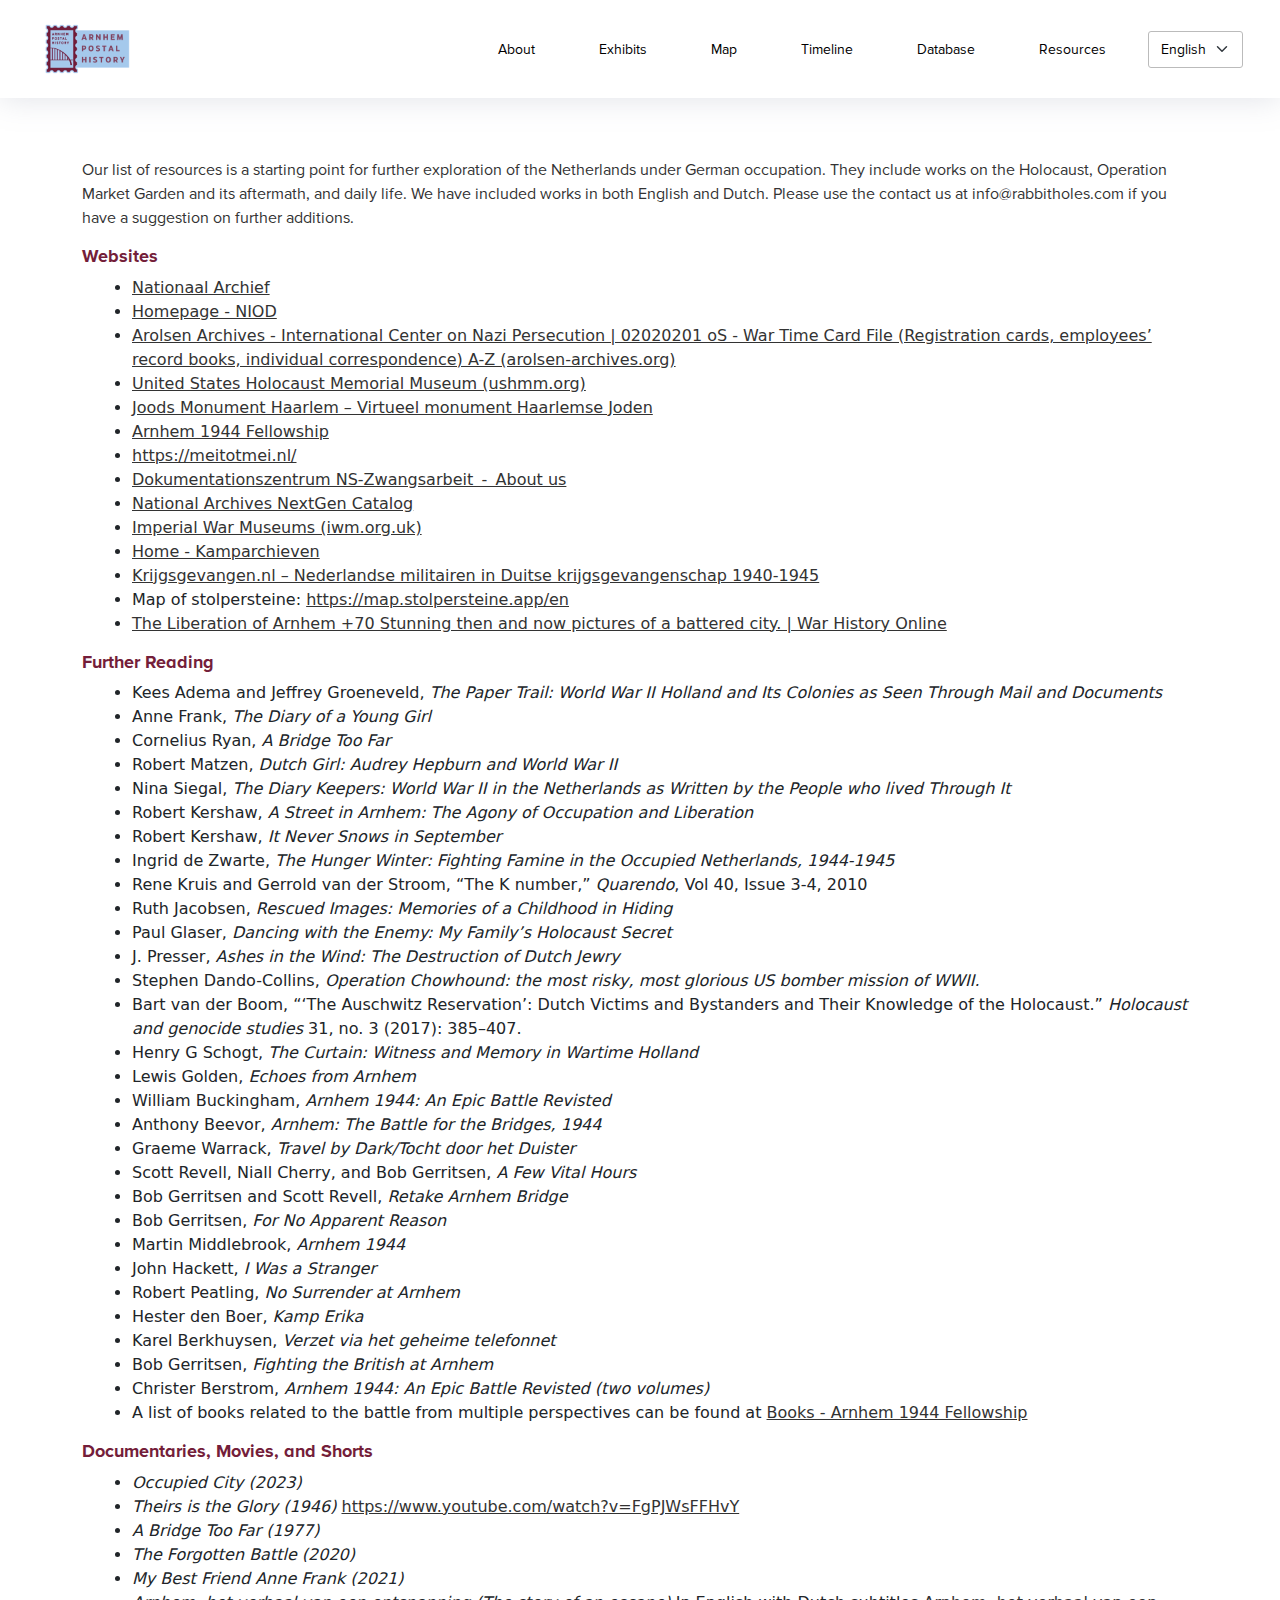
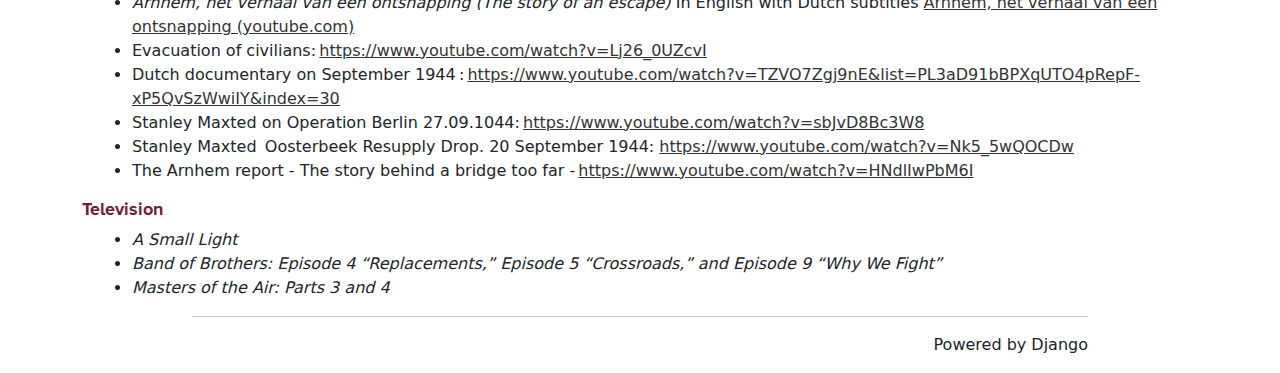
<file: resources.html>
<!doctype html>
<html>

<head>
    <meta charset="UTF-8">
    <meta name="viewport" content="width=device-width, initial-scale=1.0">
    <title>Arnhem Postal History</title>

    <!-- Bootstrap core CSS -->
    <link href="css/bootstrap.min.css" rel="stylesheet">
    <link href="css/custom.css" rel="stylesheet">

    <!-- fonts -->
    <link rel="preconnect" href="https://fonts.googleapis.com">
    <link rel="preconnect" href="https://fonts.gstatic.com" crossorigin>
    <link
        href="https://fonts.googleapis.com/css2?family=Figtree:wght@300;400&family=Playfair+Display:wght@400;700&display=swap"
        rel="stylesheet">

</head>

<body>
    <!-- Navigation -->
    <nav class="navbar navbar-expand-lg navbar-light">
        <div class="container-fluid">
            <a class="navbar-brand" href="index.html"> <img src="images/logo.png" width="144" height="72" alt=""></a>
            <button class="navbar-toggler" type="button" data-bs-toggle="collapse" data-bs-target="#navbarNavDropdown"
                aria-controls="navbarNavDropdown" aria-expanded="false" aria-label="Toggle navigation">
                <span class="navbar-toggler-icon"></span>
            </button>
            <div class="collapse navbar-collapse" id="navbarNavDropdown">
                <ul class="navbar-nav ms-auto">
                    <li class="nav-item">
                        <a class="nav-link active" aria-current="page" href="about.html">About</a>
                    </li>
                    <li class="nav-item">
                        <a class="nav-link" href="exhibits.html">Exhibits</a>
                    </li>
                    <li class="nav-item">
                        <a class="nav-link" href="#">Map</a>
                    </li>
                    <li class="nav-item">
                        <a class="nav-link" href="timeline.html">Timeline</a>
                    </li>
                    <li class="nav-item">
                        <a class="nav-link" href="database.html">Database</a>
                    </li>
                    <li class="nav-item">
                        <a class="nav-link" href="resources.html">Resources</a>
                    </li>
                    <select class="form-select" aria-label="language">
                        <option selected><span class="fi fi-gr">English</option>
                        <option value="1">Dutch</option>
                    </select>
                </ul>
            </div>
        </div>
    </nav>

    <!-- featured exhibits -->
    <div class="container new-row-indent">
        <p>
            Our list of resources is a starting point for further exploration of the Netherlands under German
            occupation. They include works on the Holocaust, Operation Market Garden and its aftermath, and
            daily life. We have included works in both English and Dutch. Please use the contact us at
            info@rabbitholes.com if you have a suggestion on further additions.
        </p>

        <h3>Websites</h3>
        <ul>
            <li><a href="https://www.nationaalarchief.nl/">Nationaal Archief</a></li>
            <li><a href="https://www.niod.nl/en">Homepage - NIOD</a></li>
            <li><a href="https://collections.arolsen-archives.org/en/document/73321519">Arolsen Archives - International
                    Center on Nazi Persecution | 02020201 oS - War Time Card File (Registration cards, employees’ record
                    books, individual correspondence) A-Z (arolsen-archives.org)</a></li>
            <li><a href="https://www.ushmm.org/">United States Holocaust Memorial Museum (ushmm.org)</a></li>
            <li><a href="https://www.joodsmonumenthaarlem.nl/">Joods Monument Haarlem – Virtueel monument Haarlemse
                    Joden</a></li>
            <li><a href="https://arnhem1944fellowship.org/">Arnhem 1944 Fellowship</a></li>
            <li><a href="https://meitotmei.nl/">https://meitotmei.nl/</a></li>
            <li><a href="https://www.ns-zwangsarbeit.de/en/about-us/">Dokumentationszentrum NS-Zwangsarbeit  -  About
                    us</a> </li>
            <li><a href="https://catalog.archives.gov/id/559463">National Archives NextGen Catalog</a></li>
            <li><a href="https://www.iwm.org.uk/">Imperial War Museums (iwm.org.uk)</a></li>
            <li><a href="https://kamparchieven.nl/en/">Home - Kamparchieven</a></li>
            <li><a href="https://krijgsgevangen.nl/">Krijgsgevangen.nl – Nederlandse militairen in Duitse
                    krijgsgevangenschap 1940-1945</a></li>
            <li>Map of stolpersteine: <a href="https://map.stolpersteine.app/en">https://map.stolpersteine.app/en</a>
            </li>
            <li><a href="https://www.warhistoryonline.com/war-articles/the-liberation-of-arnhem-then-and-now.html">The
                    Liberation of Arnhem +70 Stunning then and now pictures of a battered city. | War History Online</a>
            </li>
        </ul>

        <h3>Further Reading</h3>
        <ul>
            <li>Kees Adema and Jeffrey Groeneveld, <span class="italicize">The Paper Trail: World War II Holland and Its
                    Colonies as Seen
                    Through Mail and Documents</span> </li>
            <li>Anne Frank, <span class="italicize">The Diary of a Young Girl</span></li>
            <li>Cornelius Ryan, <span class="italicize">A Bridge Too Far</span></li>
            <li>Robert Matzen, <span class="italicize">Dutch Girl: Audrey Hepburn and World War II</span></li>
            <li>Nina Siegal, <span class="italicize">The Diary Keepers: World War II in the Netherlands as Written by
                    the People who lived Through
                    It</span></li>
            <li>Robert Kershaw, <span class="italicize">A Street in Arnhem: The Agony of Occupation and
                    Liberation</span></li>
            <li>Robert Kershaw, <span class="italicize">It Never Snows in September</span></li>
            <li>Ingrid de Zwarte, <span class="italicize">The Hunger Winter: Fighting Famine in the Occupied
                    Netherlands, 1944-1945</span></li>
            <li>Rene Kruis and Gerrold van der Stroom, “The K number,” <span class="italicize">Quarendo</span>, Vol 40,
                Issue 3-4, 2010</li>
            <li>Ruth Jacobsen, <span class="italicize">Rescued Images: Memories of a Childhood in Hiding</span></li>
            <li>Paul Glaser, <span class="italicize">Dancing with the Enemy: My Family’s Holocaust Secret</span></li>
            <li>J. Presser, <span class="italicize">Ashes in the Wind: The Destruction of Dutch Jewry</span></li>
            <li>Stephen Dando-Collins, <span class="italicize">Operation Chowhound: the most risky, most glorious US
                    bomber mission of WWII.</span></li>
            <li>Bart van der Boom, “‘The Auschwitz Reservation’: Dutch Victims and Bystanders and Their Knowledge of the
                Holocaust.” <span class="italicize">Holocaust and genocide studies</span> 31, no. 3 (2017): 385–407.
            </li>
            <li>Henry G Schogt, <span class="italicize">The Curtain: Witness and Memory in Wartime Holland</span></li>
            <li>Lewis Golden, <span class="italicize">Echoes from Arnhem</span></li>
            <li>William Buckingham, <span class="italicize">Arnhem 1944: An Epic Battle Revisted</span></li>
            <li>Anthony Beevor, <span class="italicize">Arnhem: The Battle for the Bridges, 1944</span></li>
            <li>Graeme Warrack, <span class="italicize">Travel by Dark/Tocht door het Duister</span></li>
            <li>Scott Revell, Niall Cherry, and Bob Gerritsen, <span class="italicize">A Few Vital Hours</span></li>
            <li>Bob Gerritsen and Scott Revell, <span class="italicize">Retake Arnhem Bridge</span></li>
            <li>Bob Gerritsen, <span class="italicize">For No Apparent Reason</span></li>
            <li>Martin Middlebrook, <span class="italicize">Arnhem 1944</span></li>
            <li>John Hackett, <span class="italicize">I Was a Stranger</span></li>
            <li>Robert Peatling, <span class="italicize">No Surrender at Arnhem</span></li>
            <li>Hester den Boer, <span class="italicize">Kamp Erika</span></li>
            <li>Karel Berkhuysen, <span class="italicize">Verzet via het geheime telefonnet</span></li>
            <li>Bob Gerritsen, <span class="italicize">Fighting the British at Arnhem</span></li>
            <li>Christer Berstrom, <span class="italicize">Arnhem 1944: An Epic Battle Revisted (two volumes)</span>
            </li>
            <li>A list of books related to the battle from multiple perspectives can be found at <a
                    href="https://arnhem1944fellowship.org/books/">Books - Arnhem 1944
                    Fellowship</a></li>
        </ul>

        <h3>Documentaries, Movies, and Shorts</h3>
        <ul>
            <li><span class="italicize">Occupied City (2023)</span></li>
            <li><span class="italicize">Theirs is the Glory (1946)</span> <a href="https://www.youtube.com/watch?v=FgPJWsFFHvY">https://www.youtube.com/watch?v=FgPJWsFFHvY</a>
            </li>
            <li><span class="italicize">A Bridge Too Far (1977)</span></li>
            <li><span class="italicize">The Forgotten Battle (2020)</span></li>
            <li><span class="italicize">My Best Friend Anne Frank (2021)</span></li>
            <li><span class="italicize">Arnhem, het verhaal van een ontsnapping (The story of an escape)</span> In
                English with Dutch subtitles <a href="https://www.youtube.com/watch?v=zrsI7AsNKH4">Arnhem,
                    het verhaal van een ontsnapping (youtube.com)</a></li>
            <li>Evacuation of civilians: <a
                    href="https://secure-web.cisco.com/[base64]/https%3A%2F%2Fwww.youtube.com%2Fwatch%3Fv%3DLj26_0UZcvI">https://www.youtube.com/watch?v=Lj26_0UZcvI</a>
            </li>
            <li>Dutch documentary on September
                1944 : <a
                    href="https://nam11.safelinks.protection.outlook.com/?url=https%3A%2F%2Fwww.youtube.com%2Fwatch%3Fv%3DTZVO7Zgj9nE%26list%3DPL3aD91bBPXqUTO4pRepF-xP5QvSzWwiIY%26index%3D30&data=05%7C02%7Ckjacob4%40gmu.edu%7C62c8615502884c3e087a08dc39ff2b1b%7C9e857255df574c47a0c00546460380cb%7C0%7C0%7C638449015308429978%7CUnknown%7CTWFpbGZsb3d8eyJWIjoiMC4wLjAwMDAiLCJQIjoiV2luMzIiLCJBTiI6Ik1haWwiLCJXVCI6Mn0%3D%7C0%7C%7C%7C&sdata=6fC3jW21UV4F31fC%2Bw1paVEfiYuFLeRz0gFIKdwj6hQ%3D&reserved=0">https://www.youtube.com/watch?v=TZVO7Zgj9nE&list=PL3aD91bBPXqUTO4pRepF-xP5QvSzWwiIY&index=30</a>
            </li>
            <li>Stanley Maxted on Operation Berlin 27.09.1044: <a
                    href="https://secure-web.cisco.com/[base64]/https%3A%2F%2Fwww.youtube.com%2Fwatch%3Fv%3DsbJvD8Bc3W8">https://www.youtube.com/watch?v=sbJvD8Bc3W8</a>
            </li>
            <li>Stanley Maxted  Oosterbeek Resupply Drop. 20 September 1944: <a
                    href="https://secure-web.cisco.com/[base64]/https%3A%2F%2Fwww.youtube.com%2Fwatch%3Fv%3DNk5_5wQOCDw">https://www.youtube.com/watch?v=Nk5_5wQOCDw</a>
            </li>
            <li>The Arnhem report - The story behind a bridge too far - <a
                    href="https://nam11.safelinks.protection.outlook.com/?url=https%3A%2F%2Fwww.youtube.com%2Fwatch%3Fv%3DHNdlIwPbM6I&data=05%7C02%7Ckjacob4%40gmu.edu%7C62c8615502884c3e087a08dc39ff2b1b%7C9e857255df574c47a0c00546460380cb%7C0%7C0%7C638449015308450763%7CUnknown%7CTWFpbGZsb3d8eyJWIjoiMC4wLjAwMDAiLCJQIjoiV2luMzIiLCJBTiI6Ik1haWwiLCJXVCI6Mn0%3D%7C0%7C%7C%7C&sdata=zCYAIhHlszyd9Fyz8UgsXui3kCI%2Feb4aw75JxYQ2MF8%3D&reserved=0">https://www.youtube.com/watch?v=HNdlIwPbM6I</a>
            </li>
        </ul>

        <h3>Television</h3>
        <ul>
            <li><span class="italicize">A Small Light</span></li>
            <li><span class="italicize">Band of Brothers: Episode 4 “Replacements,” Episode 5 “Crossroads,” and Episode 9  “Why We Fight”</span></li>
            <li><span class="italicize">Masters of the Air: Parts 3 and 4 </span></li>
        </ul>

    </div>


    <!-- footer -->
    <footer>
        <p>
            <hr>
            Powered by Django
        </p>
    </footer>



    <script src="js/bootstrap.bundle.min.js"></script>

    <script>
        $(function () {
            $('.selectpicker').selectpicker();
        });
    </script>
</body>

</html>
</file>
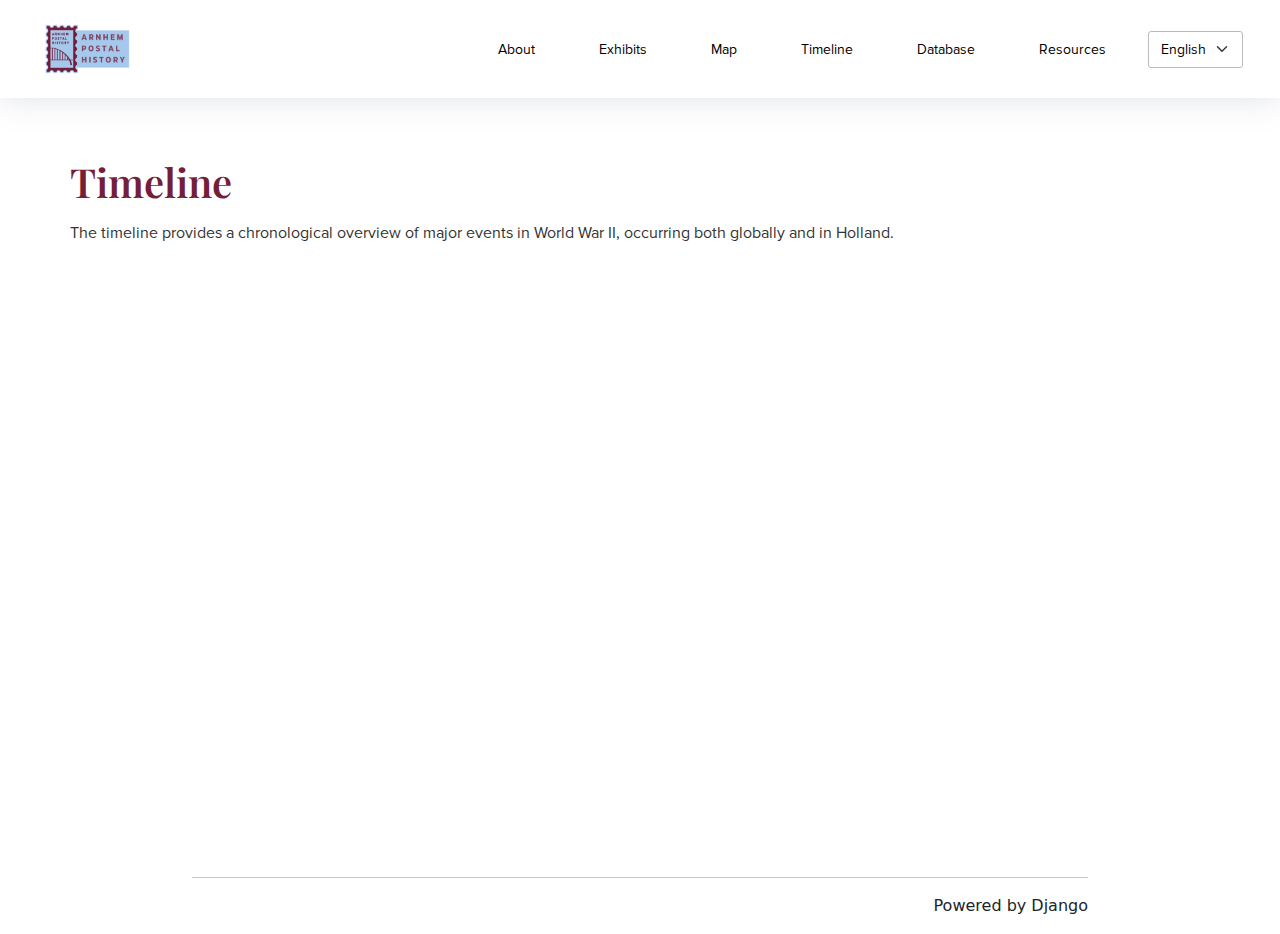
<file: timeline.html>
<!doctype html>
<html>

<head>
    <meta charset="UTF-8">
    <meta name="viewport" content="width=device-width, initial-scale=1.0">
    <title>Arnhem Postal History</title>

    <!-- Bootstrap core CSS -->
    <link href="css/bootstrap.min.css" rel="stylesheet">
    <link href="css/custom.css" rel="stylesheet">

    <!-- fonts -->
    <link rel="preconnect" href="https://fonts.googleapis.com">
    <link rel="preconnect" href="https://fonts.gstatic.com" crossorigin>
    <link
        href="https://fonts.googleapis.com/css2?family=Figtree:wght@300;400&family=Playfair+Display:wght@400;700&display=swap"
        rel="stylesheet">

    <!-- timeline -->
    <link title="timeline-styles" rel="stylesheet"
        href="https://cdn.knightlab.com/libs/timeline3/latest/css/timeline.css">
    <script src="https://cdn.knightlab.com/libs/timeline3/latest/js/timeline.js"></script>

</head>

<style>
    .tl-text h2.tl-headline {
        color: black !important;
        text-shadow: none !important;
        font-family: 'ProximaNovaBold' !important;
    }

    .tl-full-color-background .tl-text h3.tl-headline-date {
        color: black !important;
        text-shadow: none !important;
        font-family: 'ProximaNovaBold' !important;
    }

    .tl-full-color-background .tl-text p {
        color: black !important;
        text-shadow: none !important;
        font-family: 'ProximaNova' !important;
    }

    .tl-timegroup.tl-timegroup-alternate {
        background-color: #F4A876;
    }

    .tl-timegroup .tl-timegroup-message {
        text-shadow: none;
        color: black;
    }

    .tl-timegroup {
        background-color: #C7DDE2;
    }

    .tl-slidenav-previous .tl-slidenav-content-container.tl-slidenav-inverted .tl-slidenav-icon,
    .tl-slidenav-next .tl-slidenav-content-container.tl-slidenav-inverted .tl-slidenav-icon,
    .tl-slidenav-previous .tl-slidenav-content-container.tl-slidenav-inverted .tl-slidenav-title,
    .tl-slidenav-next .tl-slidenav-content-container.tl-slidenav-inverted .tl-slidenav-title,
    .tl-slidenav-previous .tl-slidenav-content-container.tl-slidenav-inverted .tl-slidenav-description,
    .tl-slidenav-next .tl-slidenav-content-container.tl-slidenav-inverted .tl-slidenav-description {
        color: #000000;
        text-shadow: none;
    }

    .tl-slide.tl-full-color-background .tl-caption {
        color: #000000 !important;
        text-shadow: none !important;
    }

    .tl-slide.tl-full-color-background a {
        color: #000000 !important;
        text-shadow: none !important;
    }

</style>

<body>
    <!-- Navigation -->
    <nav class="navbar navbar-expand-lg navbar-light">
        <div class="container-fluid">
            <a class="navbar-brand" href="index.html"> <img src="images/logo.png" width="144" height="72" alt=""></a>
            <button class="navbar-toggler" type="button" data-bs-toggle="collapse" data-bs-target="#navbarNavDropdown"
                aria-controls="navbarNavDropdown" aria-expanded="false" aria-label="Toggle navigation">
                <span class="navbar-toggler-icon"></span>
            </button>
            <div class="collapse navbar-collapse" id="navbarNavDropdown">
                <ul class="navbar-nav ms-auto">
                    <li class="nav-item">
                        <a class="nav-link active" aria-current="page" href="about.html">About</a>
                    </li>
                    <li class="nav-item">
                        <a class="nav-link" href="exhibits.html">Exhibits</a>
                    </li>
                    <li class="nav-item">
                        <a class="nav-link" href="#">Map</a>
                    </li>
                    <li class="nav-item">
                        <a class="nav-link" href="timeline.html">Timeline</a>
                    </li>
                    <li class="nav-item">
                        <a class="nav-link" href="database.html">Database</a>
                    </li>
                    <li class="nav-item">
                        <a class="nav-link" href="resources.html">Resources</a>
                    </li>
                    <select class="form-select" aria-label="language">
                        <option selected><span class="fi fi-gr">English</option>
                        <option value="1">Dutch</option>
                    </select>
                </ul>
            </div>
        </div>
    </nav>

    <div class="container" style="padding: 0;">
        <div class="row">
            <div class="col">
                <div class="row" style="margin-top: 60px;">
                    <h1 style="margin-bottom: 15px;"> Timeline </h1>
                    <p> The timeline provides a chronological overview of major events in World War II, occurring both
                        globally and in Holland. </p>
                </div>
            </div>
        </div>

    </div>

    <div id='timeline-embed' style="width: 100%; height: 600px"></div>


    <!-- footer -->
    <footer>
        <p>
            <hr>
            Powered by Django
        </p>
    </footer>

    <script type="text/javascript">
        // The TL.Timeline constructor takes at least two arguments:
        // the id of the Timeline container (no '#'), and
        // the URL to your JSON data file or Google spreadsheet.
        // the id must refer to an element "above" this code,
        // and the element must have CSS styling to give it width and height
        // optionally, a third argument with configuration options can be passed.
        // See below for more about options.
        var additionalOptions = {
            script_path: '/timeline/js/',
            language: 'en',
            font: 'amatic-andika'
        }

        timeline = new TL.Timeline('timeline-embed',
            'https://docs.google.com/spreadsheets/d/1by_h0BOTLOznb41zDnVZLMfijvqTh6UZ0h3Vc-FIQrM/edit#gid=0');
    </script>



    <script src="js/bootstrap.bundle.min.js"></script>

    <script>
        $(function () {
            $('.selectpicker').selectpicker();
        });
    </script>

</body>

</html>
</file>
<file: css/custom.css>
@charset "UTF-8";

/* Add your custom CSS declarations below  */
@font-face {
    font-family: 'ProximaNova';
    src: url('../fonts/ProximaNova-Regular.otf');
}

@font-face {
    font-family: 'ProximaNovaBold';
    src: url('../fonts/Proxima\ Nova\ Alt\ Bold.otf');
}

body {
    overflow-x: hidden;
    /* Hide horizontal scrollbar */
}

.navbar-light .navbar-nav .nav-link {
    color: black;
    font-size: 14px;
    font-family: 'ProximaNova';
}

nav {
    background-color: white;
    box-shadow: 0px 0px 30px rgba(127, 137, 161, 0.25);
}

.form-select {
    color: black;
    font-size: 14px;
    font-family: 'ProximaNova';
    border-color: rgb(187, 187, 187);
    border-radius: 3px;
}

nav .form-select {
    margin-left: 10px;
    margin-right: 25px;
}

.nav-tabs .nav-link {
    color: black;
    font-size: 14px;
    font-family: 'ProximaNova';
}

.nav-tabs .nav-link {
    color: #a42650;
    font-size: 14px;
    font-family: 'ProximaNova';
}

.bolded {
    font-family: 'ProximaNovaBold';
}

ul {
    padding-left: 50px;
}

a {
    color: #333;
}

a:hover {
    color: #a42650;
}


h1 {
    font-family: 'Playfair Display', serif;
    color: #741E3A;
    font-weight: 600;
    font-size: 2rem;
}

h2 {
    font-family: 'Playfair Display', serif;
    color: #060C2C;
    font-weight: 600;
    font-size: 24px;
    margin-bottom: 20px;
}

h3 {
    font-family: 'ProximaNovaBold';
    color: #741E3A;
    font-size: 18px;
}

p {
    font-size: 16px;
    font-family: 'ProximaNova';
    color: #333333;
}

.btn-primary {
    background-color: #741E3A;
    border-color: #741E3A;
    color: white;
    font-family: 'Playfair Display', serif;
    font-weight: 600;
}

.btn-primary:hover {
    background-color: #a42650;
    border-color: #a42650;
}

.btn.btn-primary.active, .btn.btn-primary:active {
    background-color: #861a3e;
    border-color: #861a3e;
}

.btn-outline-primary {
    border-color: #741E3A;
    color: #741E3A;
    font-family: 'Playfair Display', serif;
    font-weight: 600;
}

.btn-outline-primary:hover {
    background-color: #741E3A;
    border-color: #741E3A;
    color: white;
}

.btn.btn-outline-primary.active, .btn.btn-outline-primary:active {
    background-color: #a42650;
    border-color: #a42650;
    color: white;
}

.btn-outline-secondary {
    border-color: white;
    color: white;
    font-family: 'Playfair Display', serif;
    font-weight: 600;
}

.btn-outline-secondary:hover {
    border-color: white;
    color: #741E3A;
    background-color: white;
    font-family: 'Playfair Display', serif;
    font-weight: 600;
}

.btn.btn-outline-secondary.active, .btn.btn-outline-secondary:active {
    background-color: rgb(231, 231, 231);
    border-color: rgb(231, 231, 231);
    color: #741E3A;
}

.btn-outline-info {
    border-color: white;
    color: white;
    font-family: 'Playfair Display', serif;
    font-weight: 600;
}

.btn-outline-info:hover {
    border-color: white;
    color: #282F41;
    background-color: white;
    font-family: 'Playfair Display', serif;
    font-weight: 600;
}

.btn.btn-outline-info.active, .btn.btn-outline-info:active {
    background-color: rgb(231, 231, 231);
    border-color: rgb(231, 231, 231);
    color: #282F41;
}

/* Hero Image CSS */
.hero-image {
    height: 500px;
    background-image: linear-gradient(rgba(0, 0, 0, 0.5), rgba(0, 0, 0, 0.5)), url(../images/homepage-hero-img.jpg);
    background-size: cover;
}

.hero-image-evolution {
    height: 500px;
    background-image: linear-gradient(rgba(0, 0, 0, 0.5), rgba(0, 0, 0, 0.5)), url(../images/hero-evolution.png);
    background-size: cover;
}

.hero-image img {
    height: 100px;
    margin-top: 20px;
}

.align-center {
    text-align: center;
}

.align-right {
    text-align: end;
}

.align-item-center {
    align-items: center;
}

.hero-image .row {
    align-items: center;
    height: 100%;
    margin-left: 10%;
    margin-right: 15%;
}

.hero-image p {
    color: white;
    font-weight: 300;
}

.hero-image h1 {
    font-family: 'Playfair Display', serif;
    color: white;
    font-weight: 600;
    margin-bottom: 20px;
    font-size: 25px;
}

.hero-image-evolution h1 {
    font-family: 'Playfair Display', serif;
    color: white;
    font-weight: 600;
    font-size: 40px;
}

.hero-image-evolution .row {
    align-items: center;
    height: 100%;
}

/* End Hero Image CSS */


/* Learn and explore card CSS */
div .explore-card {
    display: flex;
}

.explore-card {
    margin-top: 40px;
    margin-bottom: 40px;
    border-radius: 5px;
    background-color: #F9F4EF;
    border: none;
    box-shadow: 0 4px 3px -2px rgba(0, 0, 0, 0.2);
    padding-top: 20px;
    padding-bottom: 20px;
    padding-left: 10px;
    padding-right: 10px;
}

.red-card {
    background-color: #79213D;
}

.dark-blue-card {
    background-color: #282F41;
}

.explore-card img {
    height: 20px;
}

div .card-body {
    display: flex;
    flex-direction: column;
}

.card-body {
    padding-left: 7%;
    padding-right: 7%;
    padding-top: 3%;
    padding-bottom: 3%;
}

.card-body a {
    margin-top: auto;
}

/* End learn and explore card CSS */

.card-img-top { 
    border-radius: 0;
}

.card {
    margin-top: 40px;
    margin-bottom: 40px;
    border-radius: 0;
    background-color: #F9F4EF;
    border: none;
    box-shadow: 0 4px 3px -2px rgba(0, 0, 0, 0.2);
}

.justify-center {
    justify-content: center;
}

.card .row>* {
    padding-left: 0;
    padding-right: 0;
}

.card a {
    color: #060C2C;
    text-decoration: none;
}

.card a:hover {
    color: #212E78;
    text-decoration: underline;
}

/* End exhibits cards CSS */

.white {
    color: white;
}

.new-row-indent {
    margin-top: 40px;
}

.new-row-indent-sm {
    margin-top: 10px;
}

.end-row-indent-sm {
    margin-bottom: 20px;
}

.end-row-indent {
    margin-bottom: 40px;
}

.new-section {
    background-color: #F9F4EF;
    height: 700px;
    justify-content: center;
    padding-left: 15%;
    padding-right: 15%;
}

.contact-section {
    justify-content: center;
    padding-left: 15%;
    padding-right: 15%;
}

/* form label CSS */
.form-label,
.form-control {
    font-family: 'ProximaNova';
}

/* end form label CSS */


/* Carousel caption CSS */
.carousel .carousel-item img {
    height: 400px;
}

.carousel-caption {
    top: 50%;
    transform: translateY(-50%);
    bottom: initial;
    text-align: start;
    z-index: 2;
    padding-left: 10%;
    padding-right: 10%;
}

.carousel-caption h1 {
    font-size: 1.5rem;
}

.carousel-caption p {
    font-size: 16px;
}

.carousel-item:after {
    content: "";
    display: block;
    position: absolute;
    top: 0;
    bottom: 0;
    left: 0;
    right: 0;
    background: rgba(0, 0, 0, 0.7);
    z-index: 1;
}

/* end carousel caption CSS */


/* database page CSS */
.db-column {
    background-color: white;
    margin-top: 40px;
    margin-right: 20px;
    padding-top: 25px;
    padding-right: 50px;
    padding-bottom: 75px;
    padding-left: 45px;
}

.db-finding-aid {
    background-color: white;
    margin-top: 40px;
    padding-top: 25px;
    padding-right: 50px;
    padding-bottom: 75px;
    padding-left: 45px;
}

.text-underline {
    text-decoration: underline;
}

.italicize {
    font-style: italic;
}

.desc-sum p {
    margin-bottom: 0;
}

.indent {
    margin-left: 20px;
}

.finding-aid-content .row {
    margin-bottom: 20px;
    margin-top: 15px;
}

.finding-aid-content p {
    margin-bottom: 10px;
}

.accordion-button.collapsed {
    font-family: 'ProximaNova';
}

.accordion-button:not(.collapsed) {
    color: #060C2C;
    font-family: 'ProximaNovaBold';
    background-color: #ffffff;
    box-shadow: inset 0 calc(-1 * var(--bs-accordion-border-width)) 0 var(--bs-accordion-border-color);
}

.accordion-body {
    font-family: 'ProximaNova';
}

table {
    font-family: 'ProximaNova';
}

.finding-aid-content table {
    font-size: 14px;
}

table .table-secondary {
    font-family: 'ProximaNovaBold';
}

.db-column table {
    font-size: 12px;
}

.labelCSS {
    font-family: 'ProximaNova';
    font-size: 14px;
    margin-bottom: 5px;
    color: #741E3A;
}

.input-group .btn {
    font-size: 14px;
    border-radius: 0.2rem;
}

.input-group .form-control {
    font-size: 14px;
    font-family: 'ProximaNova';
    border-radius: 0.2rem;
}

.input-group-text {
    border-top-left-radius: 0; 
    border-bottom-left-radius: 0;
    font-size: 14px;
}

/* individual exhibit pages CSS */
.add-margin {
    margin-top: 5%; 
    margin-left: 5%; 
    margin-right: 15%;
}

.remove-margin-bottom {
    margin-bottom: 0;
}

.list-group {
    width: 250px;
    margin-bottom: 20px;
}

.list-group-item {
    font-size: 14px;
    font-family: 'ProximaNova';
    color: #333;

}

.list-group-item.disabled {
    font-family: 'ProximaNovaBold';
    color: #868e96;
}

.list-group-item.active {
    background-color: #741E3A;
    border-color: #741E3A;
}

.dropdown-item:active {
    background-color: #741E3A;
}

.figure-caption {
    color: black; 
    font-size: 12px; 
    font-family: 'ProximaNovaBold';
    margin-top: 5px;
    text-align: center;
}

.figure-caption.unbold {
    font-family: 'ProximaNova';
}

.alert-info {
    color: #333;
    background-color: #efe2db;
    border-color: #f1bc4e;

}

/* end individual exhibit pages CSS */


/* end database page CSS */

footer {
    margin-left: 15%;
    margin-right: 15%;
    text-align: right;
}


/* Medium devices (tablets, 768px and up) */
@media (min-width: 768px) {
    .hero-image img {
        height: 300px;
    }

    .new-row-indent {
        margin-top: 60px;
    }

    h1 {
        font-size: 2.5rem;
    }

    .new-section {
        height: 500px;
    }

    .carousel .carousel-item img {
        width: 100%;
        height: 100%;
    }

    .carousel-caption h1 {
        font-size: 1.5rem;
    }

    .list-group {
        width: 250px;
    }

}

/* Large devices (desktops, 992px and up) */
@media (min-width: 992px) {
    .navbar-expand-lg .navbar-nav .nav-link {
        padding-right: 2rem;
        padding-left: 2rem;
    }

    .hero-image img {
        height: 300px;
    }

    .new-row-indent {
        margin-top: 60px;
    }

    h1 {
        font-size: 2.5rem;
    }

    .new-section {
        height: 500px;
    }

    .carousel .carousel-item img {
        width: 100%;
        height: 100%;
    }

    .carousel-caption h1 {
        font-size: 2rem;
    }

    .list-group {
        width: 150px;
    }


}

/* X-Large devices (large desktops, 1200px and up) */
@media (min-width: 1200px) {
    .hero-image img {
        height: 300px;
    }

    .new-row-indent {
        margin-top: 60px;
    }

    h1 {
        font-size: 2.5rem;
    }

    .new-section {
        height: 500px;
    }

    .carousel .carousel-item img {
        width: 100%;
        height: 100%;
    }

    .carousel-caption h1 {
        font-size: 2.5rem;
    }

    .list-group {
        width: 200px;
    }


}

/* XX-Large devices (larger desktops, 1400px and up) */
@media (min-width: 1400px) {
    .hero-image img {
        height: 300px;
    }

    .new-row-indent {
        margin-top: 60px;
    }

    h1 {
        font-size: 2.5rem;
    }

    .new-section {
        padding-top: 0;
        height: 500px;
    }

    .carousel .carousel-item img {
        width: 100%;
        height: 100%;
    }

    .carousel-caption h1 {
        font-size: 2.5rem;
    }

    .list-group {
        width: 250px;
    }


}

/* .hero-image-evolution h1 {
    font-family: 'Playfair Display', serif;
    color: white;
    font-weight: 600;
    margin-bottom: 20px;
} */


/* .hero-image-evolution {
    height: 500px;
    background-image: linear-gradient(rgba(0, 0, 0, 0.5), rgba(0, 0, 0, 0.5)), url(../images/hero-evolution.png);
    background-size: cover;
} */


/* a {
    color: #060C2C;
}

a:hover {
    color: #212E78;
    text-decoration: none;
} */


/* p {
    font-size: 15px;
    font-family: 'ProximaNova';
    color: #333333;

} */

/* 
a.dropdown-item {
    font-size: 12px;
    font-family: 'ProximaNova';
    color: black;
    text-wrap: wrap;
    width: 200px;
} */

/* h1 {
    font-family: 'Playfair Display', serif;
    color: #741E3A;
    font-weight: 600;
    margin-bottom: 40px;
}

h2 {
    font-family: 'Playfair Display', serif;
    color: #060C2C;
    font-weight: 600;
    font-size: 24px;
}


.btn-primary {
    background-color: #741E3A;
    border-color: #741E3A;
    font-family: 'Playfair Display', serif;
    font-size: 14px;
    font-weight: 300;
    border-radius: 3px;
}

.btn-primary:hover {
    background-color: #972a4e;
    border-color: #972a4e;
}

.btn-outline-primary {
    border-color: #741E3A;
    color: #741E3A;
    font-family: 'Playfair Display', serif;
    font-weight: 600;
}

.btn-outline-primary:hover {
    background-color: #741E3A;
    border-color: #741E3A;
    color: white;
}

.btn-outline-secondary {
    border-color: white;
    color: white;
    font-family: 'Playfair Display', serif;
    font-weight: 600;
}

.btn-outline-secondary:hover {
    border-color: white;
    color: #741E3A;
    background-color: white;
    font-family: 'Playfair Display', serif;
    font-weight: 600;
}

.btn-outline-info {
    border-color: white;
    color: white;
    font-family: 'Playfair Display', serif;
    font-weight: 600;
}

.btn-outline-info:hover {
    border-color: white;
    color: #282F41;
    background-color: white;
    font-family: 'Playfair Display', serif;
    font-weight: 600;
}


.card {
    flex-direction: row;
    margin-top: 40px;
    margin-bottom: 40px;
    align-items: center;
    border-radius: 0;
    background-color: #F9F4EF;
    border: none;
    box-shadow: 0 4px 3px -2px rgba(0, 0, 0, 0.2);
}

.card2 {
    flex-direction: row;
    margin-top: 40px;
    margin-bottom: 40px;
    align-items: center;
    border-radius: 5px;
    background-color: #F9F4EF;
    border: none;
    box-shadow: 0 4px 3px -2px rgba(0, 0, 0, 0.2);
    padding-top: 20px;
    padding-bottom: 20px;
    padding-left: 10px;
    padding-right: 10px;
}

.carousel-caption {
    top: 50%;
    transform: translateY(-50%);
    bottom: initial;
    text-align: start;
}

.carousel-item {
    -webkit-transform-style: preserve-3d;
    -moz-transform-style: preserve-3d;
    transform-style: preserve-3d;
}

.card-text {
    font-size: 16px;
}

.card-body {
    margin-left: 5%;
    margin-right: 5%;
}


.card img {
    width: 20%;
    border-radius: 0;
}



.dropdown-item:active {
    background-color: #741E3A;
} */
</file>
